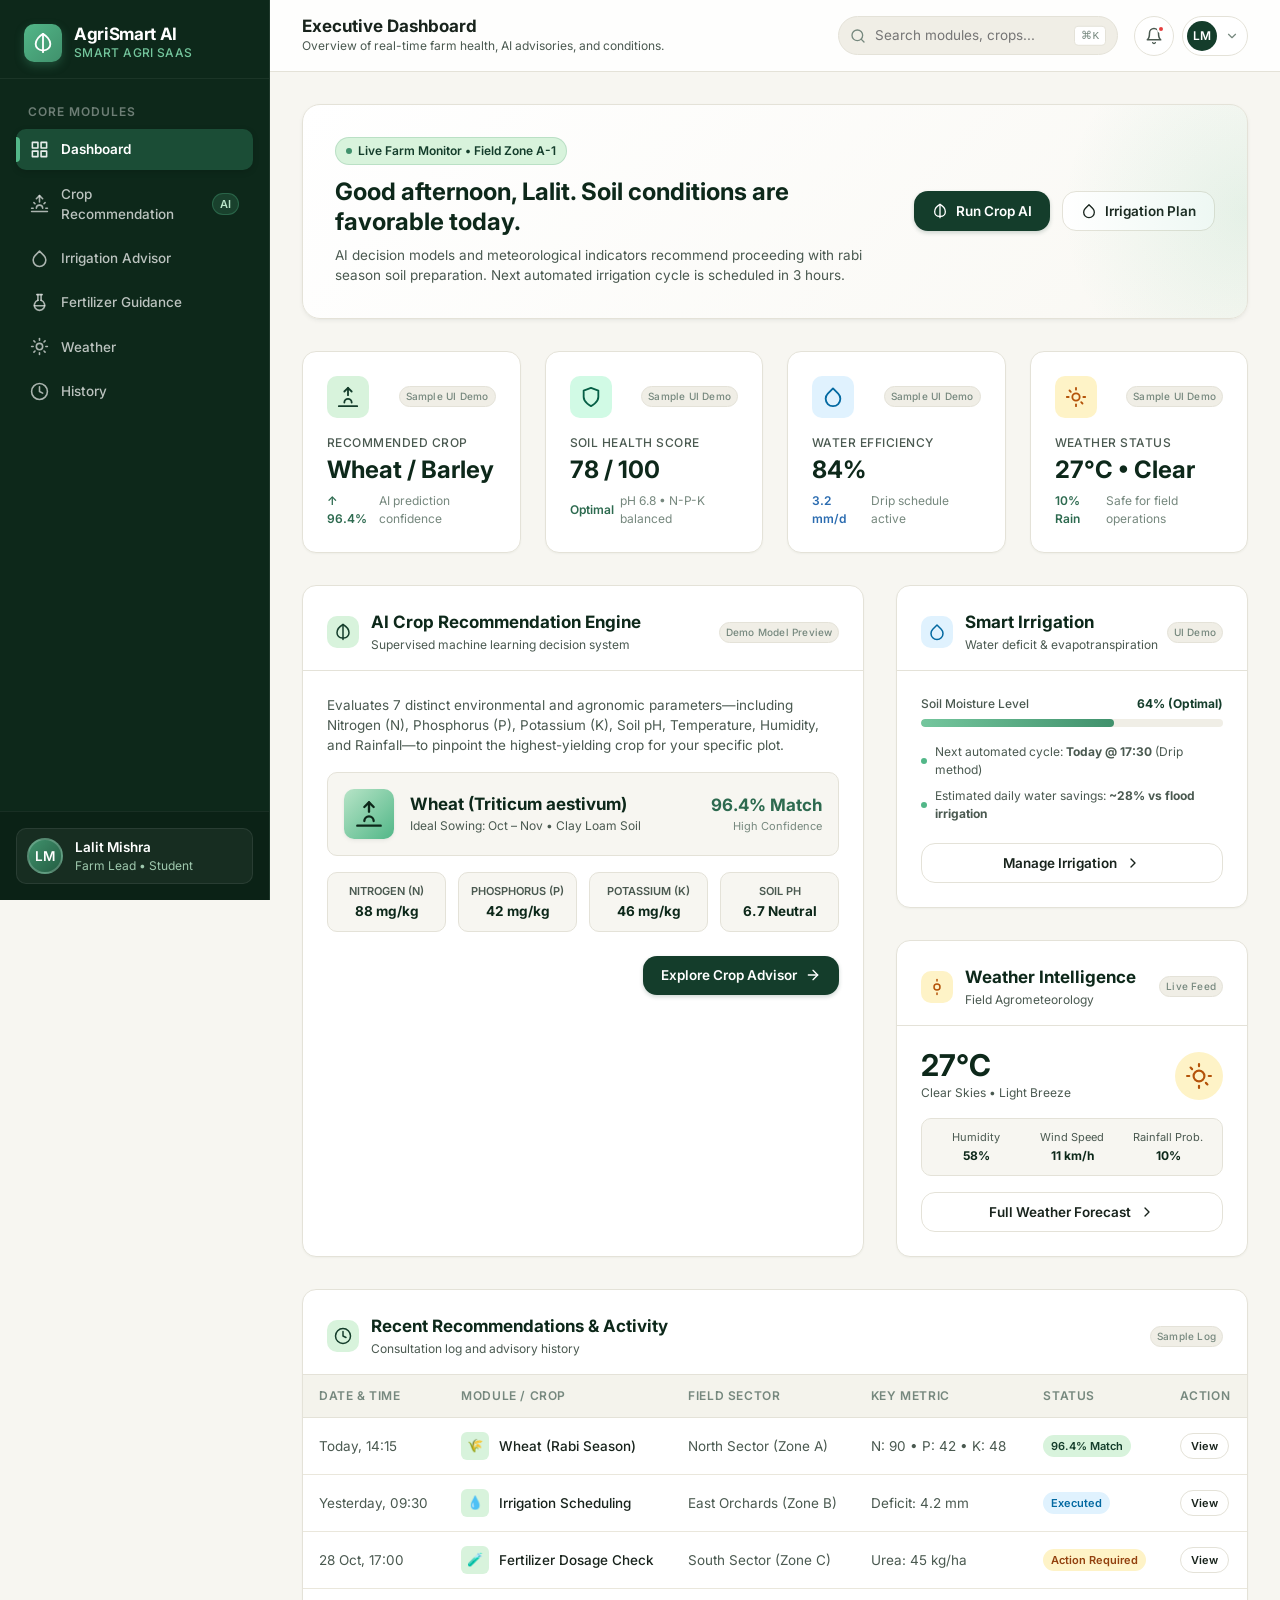
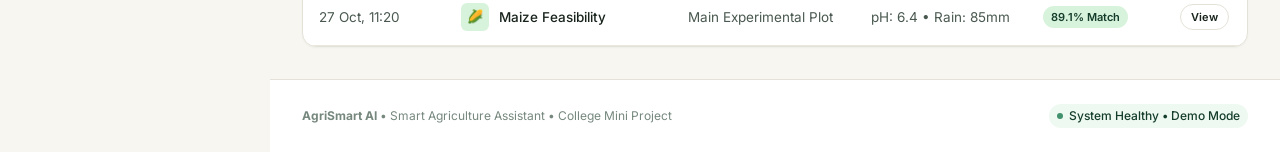
<file: frontend/index.html>
<!DOCTYPE html>
<html lang="en">
<head>
  <meta charset="UTF-8">
  <meta name="viewport" content="width=device-width, initial-scale=1.0">
  <meta name="description" content="AgriSmart AI — Modern SaaS Smart Agriculture Assistant for Crop Recommendation, Irrigation, and Soil Advisory.">
  <title>AgriSmart AI — Smart Agriculture Assistant</title>

  <!-- Google Fonts: Inter -->
  <link rel="preconnect" href="https://fonts.googleapis.com">
  <link rel="preconnect" href="https://fonts.gstatic.com" crossorigin>
  <link href="https://fonts.googleapis.com/css2?family=Inter:wght@400;500;600;700&display=swap" rel="stylesheet">

  <!-- Application Stylesheets -->
  <link rel="stylesheet" href="css/variables.css">
  <link rel="stylesheet" href="css/style.css">
</head>
<body>

  <!-- Backdrop overlay for mobile drawer -->
  <div class="sidebar-overlay" id="sidebarOverlay" aria-hidden="true"></div>

  <div class="app-wrapper">
    <!-- ====================================================================
         Sidebar Navigation (Forest Green Theme)
         ==================================================================== -->
    <aside class="sidebar" id="sidebar">
      <!-- Brand Header -->
      <div class="sidebar-header">
        <div class="brand-container">
          <div class="brand-icon">
            <!-- Leaf SVG Icon -->
            <svg viewBox="0 0 24 24" fill="none" stroke="currentColor" stroke-width="2" stroke-linecap="round" stroke-linejoin="round">
              <path d="M11 20A7 7 0 0 1 4 13c0-4.5 4.5-9 8-11 3.5 2 8 6.5 8 11a7 7 0 0 1-7 7Z"/>
              <path d="M12 2v20"/>
            </svg>
          </div>
          <div class="brand-details">
            <span class="brand-title">AgriSmart AI</span>
            <span class="brand-subtitle">Smart Agri SaaS</span>
          </div>
        </div>

        <button class="sidebar-close-btn" id="sidebarCloseBtn" aria-label="Close sidebar">
          <svg width="20" height="20" viewBox="0 0 24 24" fill="none" stroke="currentColor" stroke-width="2" stroke-linecap="round" stroke-linejoin="round">
            <line x1="18" y1="6" x2="6" y2="18"></line>
            <line x1="6" y1="6" x2="18" y2="18"></line>
          </svg>
        </button>
      </div>

      <!-- Navigation Links -->
      <div class="sidebar-body">
        <div class="nav-group-label">Core Modules</div>
        <ul class="nav-list">
          <li class="nav-item">
            <a href="#dashboard" class="nav-link active" data-view="dashboard">
              <svg class="nav-icon" viewBox="0 0 24 24" fill="none" stroke="currentColor" stroke-width="2" stroke-linecap="round" stroke-linejoin="round">
                <rect x="3" y="3" width="7" height="7"></rect>
                <rect x="14" y="3" width="7" height="7"></rect>
                <rect x="14" y="14" width="7" height="7"></rect>
                <rect x="3" y="14" width="7" height="7"></rect>
              </svg>
              <span>Dashboard</span>
            </a>
          </li>

          <li class="nav-item">
            <a href="#crop" class="nav-link" data-view="crop">
              <svg class="nav-icon" viewBox="0 0 24 24" fill="none" stroke="currentColor" stroke-width="2" stroke-linecap="round" stroke-linejoin="round">
                <path d="M12 2v8"/>
                <path d="m4.93 10.93 1.41 1.41"/>
                <path d="M2 18h2"/>
                <path d="M20 18h2"/>
                <path d="m19.07 10.93-1.41 1.41"/>
                <path d="M22 22H2"/>
                <path d="m8 6 4-4 4 4"/>
                <path d="M16 18a4 4 0 0 0-8 0"/>
              </svg>
              <span>Crop Recommendation</span>
              <span class="nav-badge">AI</span>
            </a>
          </li>

          <li class="nav-item">
            <a href="#irrigation" class="nav-link" data-view="irrigation">
              <svg class="nav-icon" viewBox="0 0 24 24" fill="none" stroke="currentColor" stroke-width="2" stroke-linecap="round" stroke-linejoin="round">
                <path d="M12 2.69l5.66 5.66a8 8 0 1 1-11.31 0z"/>
              </svg>
              <span>Irrigation Advisor</span>
            </a>
          </li>

          <li class="nav-item">
            <a href="#fertilizer" class="nav-link" data-view="fertilizer">
              <svg class="nav-icon" viewBox="0 0 24 24" fill="none" stroke="currentColor" stroke-width="2" stroke-linecap="round" stroke-linejoin="round">
                <path d="M10 2v7.31"/>
                <path d="M14 9.3V2"/>
                <path d="M8.5 2h7"/>
                <path d="M14 9.3a6.5 6.5 0 1 1-4 0"/>
                <path d="M5.52 16h12.96"/>
              </svg>
              <span>Fertilizer Guidance</span>
            </a>
          </li>

          <li class="nav-item">
            <a href="#weather" class="nav-link" data-view="weather">
              <svg class="nav-icon" viewBox="0 0 24 24" fill="none" stroke="currentColor" stroke-width="2" stroke-linecap="round" stroke-linejoin="round">
                <circle cx="12" cy="12" r="4"/>
                <path d="M12 2v2"/>
                <path d="M12 20v2"/>
                <path d="m4.93 4.93 1.41 1.41"/>
                <path d="m17.66 17.66 1.41 1.41"/>
                <path d="M2 12h2"/>
                <path d="M20 12h2"/>
                <path d="m6.34 17.66-1.41 1.41"/>
                <path d="m19.07 4.93-1.41 1.41"/>
              </svg>
              <span>Weather</span>
            </a>
          </li>

          <li class="nav-item">
            <a href="#history" class="nav-link" data-view="history">
              <svg class="nav-icon" viewBox="0 0 24 24" fill="none" stroke="currentColor" stroke-width="2" stroke-linecap="round" stroke-linejoin="round">
                <circle cx="12" cy="12" r="10"/>
                <polyline points="12 6 12 12 16 14"/>
              </svg>
              <span>History</span>
            </a>
          </li>
        </ul>
      </div>

      <!-- User Profile Card -->
      <div class="sidebar-footer">
        <div class="user-mini-card">
          <div class="user-avatar" title="Lalit Mishra">LM</div>
          <div class="user-meta">
            <span class="user-name">Lalit Mishra</span>
            <span class="user-role">Farm Lead &bull; Student</span>
          </div>
        </div>
      </div>
    </aside>

    <!-- ====================================================================
         Main Dashboard Canvas
         ==================================================================== -->
    <main class="app-main">
      <!-- Top Navigation Header -->
      <header class="top-header">
        <div class="header-left">
          <button class="mobile-menu-btn" id="mobileMenuBtn" aria-label="Toggle navigation menu">
            <svg width="22" height="22" viewBox="0 0 24 24" fill="none" stroke="currentColor" stroke-width="2" stroke-linecap="round" stroke-linejoin="round">
              <line x1="3" y1="12" x2="21" y2="12"></line>
              <line x1="3" y1="6" x2="21" y2="6"></line>
              <line x1="3" y1="18" x2="21" y2="18"></line>
            </svg>
          </button>
          <div class="page-headline">
            <h1 class="page-title" id="headerPageTitle">Executive Dashboard</h1>
            <p class="page-subtext" id="headerPageSubtext">Overview of real-time farm health, AI advisories, and conditions.</p>
          </div>
        </div>

        <div class="header-right">
          <!-- Search Box -->
          <div class="search-box">
            <svg class="search-icon" viewBox="0 0 24 24" fill="none" stroke="currentColor" stroke-width="2" stroke-linecap="round" stroke-linejoin="round">
              <circle cx="11" cy="11" r="8"></circle>
              <line x1="21" y1="21" x2="16.65" y2="16.65"></line>
            </svg>
            <input type="text" class="search-input" id="globalSearchInput" placeholder="Search modules, crops..." aria-label="Search">
            <span class="search-kbd">⌘K</span>
          </div>

          <!-- Header Action Buttons -->
          <div class="header-actions">
            <!-- Notification Button -->
            <button class="header-action-btn" id="notifBtn" aria-label="View notifications">
              <svg viewBox="0 0 24 24" fill="none" stroke="currentColor" stroke-width="2" stroke-linecap="round" stroke-linejoin="round">
                <path d="M6 8a6 6 0 0 1 12 0c0 7 3 9 3 9H3s3-2 3-9"/>
                <path d="M10.3 21a1.94 1.94 0 0 0 3.4 0"/>
              </svg>
              <span class="notif-badge-dot" id="notifBadgeDot"></span>
            </button>

            <!-- Notifications Dropdown Panel -->
            <div class="dropdown-panel" id="notifDropdown">
              <div class="dropdown-header">
                <span class="dropdown-header-title">Farm Notifications</span>
                <span class="dropdown-badge">2 Unread</span>
              </div>
              <ul class="dropdown-list">
                <li class="dropdown-item">
                  <div class="dropdown-item-icon">
                    <svg viewBox="0 0 24 24" fill="none" stroke="currentColor" stroke-width="2" stroke-linecap="round" stroke-linejoin="round">
                      <path d="M12 2.69l5.66 5.66a8 8 0 1 1-11.31 0z"/>
                    </svg>
                  </div>
                  <div class="dropdown-item-text">
                    <strong>Moisture Alert — Zone A</strong>
                    Soil moisture dropped to 38%. Drip irrigation advised before noon.
                    <div class="dropdown-item-time">15 mins ago</div>
                  </div>
                </li>
                <li class="dropdown-item">
                  <div class="dropdown-item-icon">
                    <svg viewBox="0 0 24 24" fill="none" stroke="currentColor" stroke-width="2" stroke-linecap="round" stroke-linejoin="round">
                      <circle cx="12" cy="12" r="4"/>
                      <path d="M12 2v2"/>
                      <path d="M12 20v2"/>
                    </svg>
                  </div>
                  <div class="dropdown-item-text">
                    <strong>Optimal Sowing Window</strong>
                    Favorable temperatures for wheat sowing throughout the coming 48h.
                    <div class="dropdown-item-time">1 hour ago</div>
                  </div>
                </li>
              </ul>
            </div>

            <!-- Profile Menu Trigger -->
            <button class="profile-trigger" id="profileTrigger" aria-label="User Profile">
              <div class="profile-avatar-small">LM</div>
              <svg class="profile-chevron" viewBox="0 0 24 24" fill="none" stroke="currentColor" stroke-width="2" stroke-linecap="round" stroke-linejoin="round">
                <polyline points="6 9 12 15 18 9"></polyline>
              </svg>
            </button>

            <!-- Profile Dropdown Panel -->
            <div class="dropdown-panel" id="profileDropdown" style="width: 220px;">
              <div class="dropdown-header">
                <div>
                  <div style="font-weight: 600; font-size: 13px; color: var(--color-primary-900);">Lalit Mishra</div>
                  <div style="font-size: 11px; color: var(--color-text-secondary);">lalit@agrismart.ai</div>
                </div>
              </div>
              <ul class="dropdown-list">
                <li class="dropdown-item" style="cursor: pointer;">
                  <div class="dropdown-item-text"><strong>Project Blueprint</strong></div>
                </li>
                <li class="dropdown-item" style="cursor: pointer;">
                  <div class="dropdown-item-text"><strong>Switch Farm Field</strong></div>
                </li>
                <li class="dropdown-item" style="cursor: pointer;">
                  <div class="dropdown-item-text" style="color: var(--color-danger);"><strong>Sign out</strong></div>
                </li>
              </ul>
            </div>
          </div>
        </div>
      </header>

      <!-- Main Body Container -->
      <div class="content-container">

        <!-- ================================================================
             VIEW 1: EXECUTIVE DASHBOARD (Active View)
             ================================================================ -->
        <section class="view-section active" id="view-dashboard">

          <!-- Welcome Banner / Hero Section -->
          <div class="dashboard-hero">
            <div class="hero-content">
              <div class="hero-pill">
                <span class="hero-pill-dot"></span>
                <span>Live Farm Monitor &bull; Field Zone A-1</span>
              </div>
              <h2 class="hero-title">Good afternoon, Lalit. Soil conditions are favorable today.</h2>
              <p class="hero-description">
                AI decision models and meteorological indicators recommend proceeding with rabi season soil preparation. Next automated irrigation cycle is scheduled in 3 hours.
              </p>
            </div>
            <div class="hero-actions">
              <button class="btn btn-primary" data-target-view="crop">
                <svg class="btn-icon" viewBox="0 0 24 24" fill="none" stroke="currentColor" stroke-width="2" stroke-linecap="round" stroke-linejoin="round">
                  <path d="M11 20A7 7 0 0 1 4 13c0-4.5 4.5-9 8-11 3.5 2 8 6.5 8 11a7 7 0 0 1-7 7Z"/>
                  <path d="M12 2v20"/>
                </svg>
                <span>Run Crop AI</span>
              </button>
              <button class="btn btn-secondary" data-target-view="irrigation">
                <svg class="btn-icon" viewBox="0 0 24 24" fill="none" stroke="currentColor" stroke-width="2" stroke-linecap="round" stroke-linejoin="round">
                  <path d="M12 2.69l5.66 5.66a8 8 0 1 1-11.31 0z"/>
                </svg>
                <span>Irrigation Plan</span>
              </button>
            </div>
          </div>

          <!-- 4 Statistic KPI Cards -->
          <div class="stats-grid">
            <!-- Stat 1: Crop Recommendations -->
            <div class="stat-card">
              <div class="stat-header">
                <div class="stat-icon-wrapper green">
                  <svg viewBox="0 0 24 24" fill="none" stroke="currentColor" stroke-width="2" stroke-linecap="round" stroke-linejoin="round">
                    <path d="M12 2v8"/>
                    <path d="M22 22H2"/>
                    <path d="m8 6 4-4 4 4"/>
                    <path d="M16 18a4 4 0 0 0-8 0"/>
                  </svg>
                </div>
                <span class="demo-data-badge" id="dashCropBadge">Sample UI Demo</span>
              </div>
              <span class="stat-label">Recommended Crop</span>
              <div class="stat-value" id="dashCropValue">Wheat / Barley</div>
              <div class="stat-footer">
                <span class="stat-trend positive" id="dashCropTrend">↑ 96.4%</span>
                <span class="stat-trend-subtext" id="dashCropSubtext">AI prediction confidence</span>
              </div>
            </div>

            <!-- Stat 2: Soil Health -->
            <div class="stat-card">
              <div class="stat-header">
                <div class="stat-icon-wrapper emerald">
                  <svg viewBox="0 0 24 24" fill="none" stroke="currentColor" stroke-width="2" stroke-linecap="round" stroke-linejoin="round">
                    <path d="M12 22s8-4 8-10V5l-8-3-8 3v7c0 6 8 10 8 10z"/>
                  </svg>
                </div>
                <span class="demo-data-badge">Sample UI Demo</span>
              </div>
              <span class="stat-label">Soil Health Score</span>
              <div class="stat-value">78 / 100</div>
              <div class="stat-footer">
                <span class="stat-trend positive">Optimal</span>
                <span class="stat-trend-subtext">pH 6.8 &bull; N-P-K balanced</span>
              </div>
            </div>

            <!-- Stat 3: Water Efficiency -->
            <div class="stat-card">
              <div class="stat-header">
                <div class="stat-icon-wrapper blue">
                  <svg viewBox="0 0 24 24" fill="none" stroke="currentColor" stroke-width="2" stroke-linecap="round" stroke-linejoin="round">
                    <path d="M12 2.69l5.66 5.66a8 8 0 1 1-11.31 0z"/>
                  </svg>
                </div>
                <span class="demo-data-badge">Sample UI Demo</span>
              </div>
              <span class="stat-label">Water Efficiency</span>
              <div class="stat-value">84%</div>
              <div class="stat-footer">
                <span class="stat-trend neutral">3.2 mm/d</span>
                <span class="stat-trend-subtext">Drip schedule active</span>
              </div>
            </div>

            <!-- Stat 4: Weather Status -->
            <div class="stat-card">
              <div class="stat-header">
                <div class="stat-icon-wrapper amber">
                  <svg viewBox="0 0 24 24" fill="none" stroke="currentColor" stroke-width="2" stroke-linecap="round" stroke-linejoin="round">
                    <circle cx="12" cy="12" r="4"/>
                    <path d="M12 2v2"/>
                    <path d="M12 20v2"/>
                    <path d="m4.93 4.93 1.41 1.41"/>
                    <path d="m17.66 17.66 1.41 1.41"/>
                    <path d="M2 12h2"/>
                    <path d="M20 12h2"/>
                  </svg>
                </div>
                <span class="demo-data-badge">Sample UI Demo</span>
              </div>
              <span class="stat-label">Weather Status</span>
              <div class="stat-value">27°C &bull; Clear</div>
              <div class="stat-footer">
                <span class="stat-trend positive">10% Rain</span>
                <span class="stat-trend-subtext">Safe for field operations</span>
              </div>
            </div>
          </div>

          <!-- Feature Cards Grid (Large Crop Card + Irrigation & Weather) -->
          <div class="feature-grid">
            <!-- Left Large Feature Card: AI Crop Recommendation -->
            <div class="card">
              <div class="card-header">
                <div class="card-title-group">
                  <div class="card-title-icon">
                    <svg viewBox="0 0 24 24" fill="none" stroke="currentColor" stroke-width="2" stroke-linecap="round" stroke-linejoin="round">
                      <path d="M11 20A7 7 0 0 1 4 13c0-4.5 4.5-9 8-11 3.5 2 8 6.5 8 11a7 7 0 0 1-7 7Z"/>
                      <path d="M12 2v20"/>
                    </svg>
                  </div>
                  <div>
                    <h3 class="card-title">AI Crop Recommendation Engine</h3>
                    <p class="card-subtitle">Supervised machine learning decision system</p>
                  </div>
                </div>
                <span class="demo-data-badge">Demo Model Preview</span>
              </div>

              <div class="card-body crop-feature-content">
                <p style="font-size: var(--font-size-sm); color: var(--color-text-secondary); line-height: 1.5;">
                  Evaluates 7 distinct environmental and agronomic parameters—including Nitrogen (N), Phosphorus (P), Potassium (K), Soil pH, Temperature, Humidity, and Rainfall—to pinpoint the highest-yielding crop for your specific plot.
                </p>

                <!-- High-priority preview box -->
                <div class="crop-preview-box">
                  <div class="crop-highlight">
                    <div class="crop-badge-visual">
                      <svg viewBox="0 0 24 24" fill="none" stroke="currentColor" stroke-width="2" stroke-linecap="round" stroke-linejoin="round">
                        <path d="M12 2v8"/>
                        <path d="M22 22H2"/>
                        <path d="m8 6 4-4 4 4"/>
                        <path d="M16 18a4 4 0 0 0-8 0"/>
                      </svg>
                    </div>
                    <div>
                      <div class="crop-info-name">Wheat (Triticum aestivum)</div>
                      <div class="crop-info-meta">Ideal Sowing: Oct – Nov &bull; Clay Loam Soil</div>
                    </div>
                  </div>
                  <div class="crop-confidence-pill">
                    <div class="confidence-val">96.4% Match</div>
                    <div class="confidence-label">High Confidence</div>
                  </div>
                </div>

                <!-- Evaluated Parameter Chips -->
                <div class="parameter-chips">
                  <div class="param-chip">
                    <div class="param-name">Nitrogen (N)</div>
                    <div class="param-val">88 mg/kg</div>
                  </div>
                  <div class="param-chip">
                    <div class="param-name">Phosphorus (P)</div>
                    <div class="param-val">42 mg/kg</div>
                  </div>
                  <div class="param-chip">
                    <div class="param-name">Potassium (K)</div>
                    <div class="param-val">46 mg/kg</div>
                  </div>
                  <div class="param-chip">
                    <div class="param-name">Soil pH</div>
                    <div class="param-val">6.7 Neutral</div>
                  </div>
                </div>

                <div style="margin-top: var(--space-xs); display: flex; justify-content: flex-end;">
                  <button class="btn btn-primary" data-target-view="crop">
                    <span>Explore Crop Advisor</span>
                    <svg class="btn-icon" viewBox="0 0 24 24" fill="none" stroke="currentColor" stroke-width="2" stroke-linecap="round" stroke-linejoin="round">
                      <line x1="5" y1="12" x2="19" y2="12"></line>
                      <polyline points="12 5 19 12 12 19"></polyline>
                    </svg>
                  </button>
                </div>
              </div>
            </div>

            <!-- Right Column: Irrigation & Weather Cards -->
            <div class="side-feature-stack">
              <!-- Smart Irrigation Card -->
              <div class="card">
                <div class="card-header">
                  <div class="card-title-group">
                    <div class="card-title-icon" style="background-color: #e0f2fe; color: #0369a1;">
                      <svg viewBox="0 0 24 24" fill="none" stroke="currentColor" stroke-width="2" stroke-linecap="round" stroke-linejoin="round">
                        <path d="M12 2.69l5.66 5.66a8 8 0 1 1-11.31 0z"/>
                      </svg>
                    </div>
                    <div>
                      <h3 class="card-title">Smart Irrigation</h3>
                      <p class="card-subtitle">Water deficit & evapotranspiration</p>
                    </div>
                  </div>
                  <span class="demo-data-badge">UI Demo</span>
                </div>

                <div class="card-body irrigation-quick-view">
                  <div class="status-meter-box">
                    <div class="status-meter-header">
                      <span>Soil Moisture Level</span>
                      <strong style="color: var(--color-primary-800);">64% (Optimal)</strong>
                    </div>
                    <div class="meter-track">
                      <div class="meter-fill" style="width: 64%;"></div>
                    </div>
                  </div>

                  <div class="irrigation-tips-list">
                    <div class="irrigation-tip-item">
                      <span class="tip-dot"></span>
                      <span>Next automated cycle: <strong>Today @ 17:30</strong> (Drip method)</span>
                    </div>
                    <div class="irrigation-tip-item">
                      <span class="tip-dot"></span>
                      <span>Estimated daily water savings: <strong>~28% vs flood irrigation</strong></span>
                    </div>
                  </div>

                  <button class="btn btn-secondary" style="width: 100%; margin-top: 4px;" data-target-view="irrigation">
                    <span>Manage Irrigation</span>
                    <svg class="btn-icon" viewBox="0 0 24 24" fill="none" stroke="currentColor" stroke-width="2" stroke-linecap="round" stroke-linejoin="round">
                      <polyline points="9 18 15 12 9 6"></polyline>
                    </svg>
                  </button>
                </div>
              </div>

              <!-- Weather Overview Card -->
              <div class="card">
                <div class="card-header">
                  <div class="card-title-group">
                    <div class="card-title-icon" style="background-color: #fef3c7; color: #b45309;">
                      <svg viewBox="0 0 24 24" fill="none" stroke="currentColor" stroke-width="2" stroke-linecap="round" stroke-linejoin="round">
                        <circle cx="12" cy="12" r="4"/>
                        <path d="M12 2v2"/>
                        <path d="M12 20v2"/>
                      </svg>
                    </div>
                    <div>
                      <h3 class="card-title">Weather Intelligence</h3>
                      <p class="card-subtitle">Field Agrometeorology</p>
                    </div>
                  </div>
                  <span class="demo-data-badge">Live Feed</span>
                </div>

                <div class="card-body weather-card-content">
                  <div class="weather-header-stat">
                    <div>
                      <div class="weather-temp-main">27°C</div>
                      <div class="weather-condition">Clear Skies &bull; Light Breeze</div>
                    </div>
                    <div class="weather-icon-badge">
                      <svg viewBox="0 0 24 24" fill="none" stroke="currentColor" stroke-width="2" stroke-linecap="round" stroke-linejoin="round">
                        <circle cx="12" cy="12" r="5"/>
                        <line x1="12" y1="1" x2="12" y2="3"/>
                        <line x1="12" y1="21" x2="12" y2="23"/>
                        <line x1="4.22" y1="4.22" x2="5.64" y2="5.64"/>
                        <line x1="18.36" y1="18.36" x2="19.78" y2="19.78"/>
                        <line x1="1" y1="12" x2="3" y2="12"/>
                        <line x1="21" y1="12" x2="23" y2="12"/>
                      </svg>
                    </div>
                  </div>

                  <div class="weather-metrics-row">
                    <div class="weather-micro-metric">
                      Humidity
                      <strong>58%</strong>
                    </div>
                    <div class="weather-micro-metric">
                      Wind Speed
                      <strong>11 km/h</strong>
                    </div>
                    <div class="weather-micro-metric">
                      Rainfall Prob.
                      <strong>10%</strong>
                    </div>
                  </div>

                  <button class="btn btn-secondary" style="width: 100%;" data-target-view="weather">
                    <span>Full Weather Forecast</span>
                    <svg class="btn-icon" viewBox="0 0 24 24" fill="none" stroke="currentColor" stroke-width="2" stroke-linecap="round" stroke-linejoin="round">
                      <polyline points="9 18 15 12 9 6"></polyline>
                    </svg>
                  </button>
                </div>
              </div>
            </div>
          </div>

          <!-- Recent Activity / Recommendations Section -->
          <div class="card">
            <div class="card-header">
              <div class="card-title-group">
                <div class="card-title-icon">
                  <svg viewBox="0 0 24 24" fill="none" stroke="currentColor" stroke-width="2" stroke-linecap="round" stroke-linejoin="round">
                    <circle cx="12" cy="12" r="10"/>
                    <polyline points="12 6 12 12 16 14"/>
                  </svg>
                </div>
                <div>
                  <h3 class="card-title">Recent Recommendations & Activity</h3>
                  <p class="card-subtitle">Consultation log and advisory history</p>
                </div>
              </div>
              <span class="demo-data-badge">Sample Log</span>
            </div>

            <div class="table-wrapper">
              <table class="custom-table">
                <thead>
                  <tr>
                    <th>Date & Time</th>
                    <th>Module / Crop</th>
                    <th>Field Sector</th>
                    <th>Key Metric</th>
                    <th>Status</th>
                    <th>Action</th>
                  </tr>
                </thead>
                <tbody>
                  <tr>
                    <td>Today, 14:15</td>
                    <td>
                      <div class="crop-cell">
                        <div class="crop-cell-icon">🌾</div>
                        <span>Wheat (Rabi Season)</span>
                      </div>
                    </td>
                    <td>North Sector (Zone A)</td>
                    <td>N: 90 &bull; P: 42 &bull; K: 48</td>
                    <td><span class="status-tag optimal">96.4% Match</span></td>
                    <td><button class="btn btn-secondary" style="padding: 4px 10px; font-size: 11px;" data-target-view="crop">View</button></td>
                  </tr>
                  <tr>
                    <td>Yesterday, 09:30</td>
                    <td>
                      <div class="crop-cell">
                        <div class="crop-cell-icon">💧</div>
                        <span>Irrigation Scheduling</span>
                      </div>
                    </td>
                    <td>East Orchards (Zone B)</td>
                    <td>Deficit: 4.2 mm</td>
                    <td><span class="status-tag scheduled">Executed</span></td>
                    <td><button class="btn btn-secondary" style="padding: 4px 10px; font-size: 11px;" data-target-view="irrigation">View</button></td>
                  </tr>
                  <tr>
                    <td>28 Oct, 17:00</td>
                    <td>
                      <div class="crop-cell">
                        <div class="crop-cell-icon">🧪</div>
                        <span>Fertilizer Dosage Check</span>
                      </div>
                    </td>
                    <td>South Sector (Zone C)</td>
                    <td>Urea: 45 kg/ha</td>
                    <td><span class="status-tag review">Action Required</span></td>
                    <td><button class="btn btn-secondary" style="padding: 4px 10px; font-size: 11px;" data-target-view="fertilizer">View</button></td>
                  </tr>
                  <tr>
                    <td>27 Oct, 11:20</td>
                    <td>
                      <div class="crop-cell">
                        <div class="crop-cell-icon">🌽</div>
                        <span>Maize Feasibility</span>
                      </div>
                    </td>
                    <td>Main Experimental Plot</td>
                    <td>pH: 6.4 &bull; Rain: 85mm</td>
                    <td><span class="status-tag optimal">89.1% Match</span></td>
                    <td><button class="btn btn-secondary" style="padding: 4px 10px; font-size: 11px;" data-target-view="history">View</button></td>
                  </tr>
                </tbody>
              </table>
            </div>
          </div>
        </section>

        <!-- ================================================================
             VIEW 2: CROP RECOMMENDATION (Interactive Form Interface)
             ================================================================ -->
        <section class="view-section" id="view-crop">
          <!-- Module Header & Breadcrumb -->
          <div class="module-header-container">
            <div class="module-header-info">
              <nav class="breadcrumb-bar" aria-label="Breadcrumb">
                <a href="#dashboard" data-target-view="dashboard">Dashboard</a>
                <span class="breadcrumb-sep">/</span>
                <span>Crop Recommendation</span>
              </nav>
              <h2 class="module-title">AI Crop Recommendation</h2>
              <p class="module-subtitle">Enter soil nutrient concentrations and local climatic variables to determine optimal crop viability.</p>
            </div>
            <div class="module-header-actions">
              <button class="btn btn-secondary" id="btnLoadCropSample" type="button">
                <svg class="btn-icon" viewBox="0 0 24 24" fill="none" stroke="currentColor" stroke-width="2" stroke-linecap="round" stroke-linejoin="round">
                  <path d="M21 15v4a2 2 0 0 1-2 2H5a2 2 0 0 1-2-2v-4"/>
                  <polyline points="17 8 12 3 7 8"/>
                  <line x1="12" y1="3" x2="12" y2="15"/>
                </svg>
                <span>Load Sample Data</span>
              </button>
              <button class="btn btn-secondary" data-target-view="dashboard" type="button">
                <svg class="btn-icon" viewBox="0 0 24 24" fill="none" stroke="currentColor" stroke-width="2" stroke-linecap="round" stroke-linejoin="round">
                  <line x1="19" y1="12" x2="5" y2="12"></line>
                  <polyline points="12 19 5 12 12 5"></polyline>
                </svg>
                <span>Dashboard</span>
              </button>
            </div>
          </div>

          <!-- Two-Column Layout: Form on Left, Guide on Right -->
          <div class="module-two-col-layout">
            <!-- Left Column: Form & Feedback -->
            <div>
              <div class="card">
                <div class="card-header">
                  <div class="card-title-group">
                    <div class="card-title-icon">
                      <svg viewBox="0 0 24 24" fill="none" stroke="currentColor" stroke-width="2" stroke-linecap="round" stroke-linejoin="round">
                        <path d="M11 20A7 7 0 0 1 4 13c0-4.5 4.5-9 8-11 3.5 2 8 6.5 8 11a7 7 0 0 1-7 7Z"/>
                        <path d="M12 2v20"/>
                      </svg>
                    </div>
                    <div>
                      <h3 class="card-title">Soil & Climate Parameters</h3>
                      <p class="card-subtitle">7 essential agronomic variables required for ML inference</p>
                    </div>
                  </div>
                  <span class="demo-data-badge">Input Validation Active</span>
                </div>

                <div class="card-body">
                  <form id="cropForm" novalidate>
                    <div class="form-grid-2">
                      <!-- 1. Nitrogen -->
                      <div class="form-group">
                        <label for="cropN" class="form-label">
                          <span>Nitrogen (N)<span class="required">*</span></span>
                          <span class="form-label-tip">0 – 300</span>
                        </label>
                        <div class="input-with-adornment">
                          <input type="number" id="cropN" class="form-control" placeholder="e.g. 90" min="0" max="300" step="1" required>
                          <span class="input-adornment">mg/kg</span>
                        </div>
                        <div class="form-helper-text">Ratio of Nitrogen content in soil</div>
                        <div class="form-error-msg"></div>
                      </div>

                      <!-- 2. Phosphorus -->
                      <div class="form-group">
                        <label for="cropP" class="form-label">
                          <span>Phosphorus (P)<span class="required">*</span></span>
                          <span class="form-label-tip">0 – 200</span>
                        </label>
                        <div class="input-with-adornment">
                          <input type="number" id="cropP" class="form-control" placeholder="e.g. 42" min="0" max="200" step="1" required>
                          <span class="input-adornment">mg/kg</span>
                        </div>
                        <div class="form-helper-text">Available Phosphorus for root proliferation</div>
                        <div class="form-error-msg"></div>
                      </div>

                      <!-- 3. Potassium -->
                      <div class="form-group">
                        <label for="cropK" class="form-label">
                          <span>Potassium (K)<span class="required">*</span></span>
                          <span class="form-label-tip">0 – 300</span>
                        </label>
                        <div class="input-with-adornment">
                          <input type="number" id="cropK" class="form-control" placeholder="e.g. 43" min="0" max="300" step="1" required>
                          <span class="input-adornment">mg/kg</span>
                        </div>
                        <div class="form-helper-text">Potassium for disease resistance & vigor</div>
                        <div class="form-error-msg"></div>
                      </div>

                      <!-- 4. Soil pH -->
                      <div class="form-group">
                        <label for="cropPh" class="form-label">
                          <span>Soil pH Level<span class="required">*</span></span>
                          <span class="form-label-tip">0.0 – 14.0</span>
                        </label>
                        <div class="input-with-adornment">
                          <input type="number" id="cropPh" class="form-control" placeholder="e.g. 6.5" min="0" max="14" step="0.1" required>
                          <span class="input-adornment">pH</span>
                        </div>
                        <div class="form-helper-text">Acidity / alkalinity (neutral: 6.5–7.2)</div>
                        <div class="form-error-msg"></div>
                      </div>

                      <!-- 5. Temperature -->
                      <div class="form-group">
                        <label for="cropTemp" class="form-label">
                          <span>Temperature<span class="required">*</span></span>
                          <span class="form-label-tip">0 – 60 °C</span>
                        </label>
                        <div class="input-with-adornment">
                          <input type="number" id="cropTemp" class="form-control" placeholder="e.g. 24.5" min="0" max="60" step="0.5" required>
                          <span class="input-adornment">°C</span>
                        </div>
                        <div class="form-helper-text">Average ambient daytime temperature</div>
                        <div class="form-error-msg"></div>
                      </div>

                      <!-- 6. Humidity -->
                      <div class="form-group">
                        <label for="cropHumidity" class="form-label">
                          <span>Relative Humidity<span class="required">*</span></span>
                          <span class="form-label-tip">0 – 100 %</span>
                        </label>
                        <div class="input-with-adornment">
                          <input type="number" id="cropHumidity" class="form-control" placeholder="e.g. 82" min="0" max="100" step="1" required>
                          <span class="input-adornment">%</span>
                        </div>
                        <div class="form-helper-text">Atmospheric moisture percentage</div>
                        <div class="form-error-msg"></div>
                      </div>

                      <!-- 7. Rainfall (Full width on grid) -->
                      <div class="form-group form-grid-full">
                        <label for="cropRain" class="form-label">
                          <span>Annual / Seasonal Rainfall<span class="required">*</span></span>
                          <span class="form-label-tip">0 – 500 mm</span>
                        </label>
                        <div class="input-with-adornment">
                          <input type="number" id="cropRain" class="form-control" placeholder="e.g. 200" min="0" max="500" step="1" required>
                          <span class="input-adornment">mm</span>
                        </div>
                        <div class="form-helper-text">Cumulative seasonal precipitation for the plot</div>
                        <div class="form-error-msg"></div>
                      </div>
                    </div>

                    <!-- Form Action Buttons -->
                    <div class="form-actions-row">
                      <div class="form-actions-buttons">
                        <button type="submit" class="btn btn-primary btn-lg" id="btnPredictCrop">
                          <span class="spinner" style="display: none;"></span>
                          <svg class="btn-icon" viewBox="0 0 24 24" fill="none" stroke="currentColor" stroke-width="2" stroke-linecap="round" stroke-linejoin="round">
                            <path d="M11 20A7 7 0 0 1 4 13c0-4.5 4.5-9 8-11 3.5 2 8 6.5 8 11a7 7 0 0 1-7 7Z"/>
                            <path d="M12 2v20"/>
                          </svg>
                          <span class="btn-label">Get Crop Recommendation</span>
                        </button>
                        <button type="button" class="btn btn-secondary" id="btnResetCrop">Reset</button>
                      </div>
                      <span style="font-size: 11px; color: var(--color-text-muted);">
                        * Required agronomic inputs
                      </span>
                    </div>
                  </form>
                </div>
              </div>

              <!-- Feedback Container: Loading, Real ML Result & Error Status -->
              <div class="feedback-container" id="cropFeedbackContainer">
                <!-- 1. Loading State -->
                <div class="feedback-loading-card" id="cropLoadingState" style="display: none;">
                  <div class="loading-pulse-ring">
                    <span class="spinner dark" style="width: 26px; height: 26px; border-width: 3px;"></span>
                  </div>
                  <h4 class="feedback-loading-title">Querying Machine Learning Model...</h4>
                  <p class="feedback-loading-subtext">Evaluating soil and climatic parameters across 100 Random Forest decision trees via Flask API.</p>
                </div>

                <!-- 2. Real ML Model Prediction Result Card -->
                <div class="feedback-result-card" id="cropResultState" style="display: none;">
                  <div class="validated-header">
                    <div class="validated-header-title">
                      <svg width="22" height="22" viewBox="0 0 24 24" fill="none" stroke="var(--color-success)" stroke-width="2.5" stroke-linecap="round" stroke-linejoin="round">
                        <path d="M22 11.08V12a10 10 0 1 1-5.93-9.14"></path>
                        <polyline points="22 4 12 14.01 9 11.01"></polyline>
                      </svg>
                      <span>AI Crop Recommendation</span>
                    </div>
                    <span class="validated-status-pill" id="cropModelBadge">Random Forest &bull; 99.55% Test Accuracy</span>
                  </div>

                  <!-- Recommendation Hero Banner -->
                  <div class="prediction-highlight-hero">
                    <div class="prediction-crop-meta">
                      <div class="prediction-crop-avatar">
                        <svg viewBox="0 0 24 24" fill="none" stroke="currentColor" stroke-width="2" stroke-linecap="round" stroke-linejoin="round">
                          <path d="M11 20A7 7 0 0 1 4 13c0-4.5 4.5-9 8-11 3.5 2 8 6.5 8 11a7 7 0 0 1-7 7Z"/>
                          <path d="M12 2v20"/>
                        </svg>
                      </div>
                      <div>
                        <div class="prediction-crop-name" id="resultCropName">—</div>
                        <div class="prediction-crop-botanical" id="resultCropBotanical">—</div>
                        <span class="prediction-crop-tag" id="resultCropCategory">—</span>
                      </div>
                    </div>

                    <div class="prediction-confidence-box">
                      <div class="prediction-confidence-score" id="resultCropConfidence">—</div>
                      <div class="prediction-confidence-label">Model Confidence</div>
                    </div>
                  </div>

                  <!-- Agronomic Advisory Details -->
                  <div class="prediction-advisory-container">
                    <div class="prediction-advisory-item">
                      <strong>Optimal Season:</strong> <span id="resultCropSeason">—</span>
                    </div>
                    <div class="prediction-advisory-item">
                      <strong>Soil Requirement:</strong> <span id="resultCropSoil">—</span>
                    </div>
                    <div class="prediction-advisory-item">
                      <strong>Agronomic Guidance:</strong> <span id="resultCropAdvisory">—</span>
                    </div>
                  </div>

                  <!-- Top Alternatives (if applicable) -->
                  <div class="alternatives-container" id="resultAlternativesContainer" style="display: none;">
                    <strong>Alternative Candidates:</strong>
                    <div id="resultAlternativesList" style="display: inline-flex; gap: 6px; flex-wrap: wrap;"></div>
                  </div>

                  <!-- Submitted Parameters Summary -->
                  <div class="recap-title">Evaluated Input Parameters</div>
                  <div class="recap-grid">
                    <div class="recap-item">
                      <div class="recap-item-label">Nitrogen (N)</div>
                      <div class="recap-item-value" id="recapCropN">—</div>
                    </div>
                    <div class="recap-item">
                      <div class="recap-item-label">Phosphorus (P)</div>
                      <div class="recap-item-value" id="recapCropP">—</div>
                    </div>
                    <div class="recap-item">
                      <div class="recap-item-label">Potassium (K)</div>
                      <div class="recap-item-value" id="recapCropK">—</div>
                    </div>
                    <div class="recap-item">
                      <div class="recap-item-label">Soil pH</div>
                      <div class="recap-item-value" id="recapCropPh">—</div>
                    </div>
                    <div class="recap-item">
                      <div class="recap-item-label">Temperature</div>
                      <div class="recap-item-value" id="recapCropTemp">—</div>
                    </div>
                    <div class="recap-item">
                      <div class="recap-item-label">Humidity</div>
                      <div class="recap-item-value" id="recapCropHumidity">—</div>
                    </div>
                    <div class="recap-item">
                      <div class="recap-item-label">Rainfall</div>
                      <div class="recap-item-value" id="recapCropRain">—</div>
                    </div>
                  </div>

                  <!-- Action Buttons -->
                  <div style="display: flex; gap: var(--space-xs); justify-content: flex-end; flex-wrap: wrap;">
                    <button class="btn btn-secondary" id="btnEditCropParams" type="button">Test Another Profile</button>
                    <button class="btn btn-primary" data-target-view="dashboard" type="button">Back to Dashboard</button>
                  </div>
                </div>

                <!-- 3. Friendly Error State (Backend Offline / Failure) -->
                <div class="feedback-error-card" id="cropErrorState" style="display: none;">
                  <div class="error-card-header">
                    <svg width="22" height="22" viewBox="0 0 24 24" fill="none" stroke="currentColor" stroke-width="2" stroke-linecap="round" stroke-linejoin="round">
                      <circle cx="12" cy="12" r="10"></circle>
                      <line x1="12" y1="8" x2="12" y2="12"></line>
                      <line x1="12" y1="16" x2="12.01" y2="16"></line>
                    </svg>
                    <span>Backend Server Connection Error</span>
                  </div>
                  <p class="error-card-desc" id="cropErrorMessage">
                    Unable to connect to the AgriSmart AI Python Flask API at <code>http://127.0.0.1:5000/api/predict-crop</code>. Please ensure the backend server is running locally.
                  </p>

                  <div style="font-size: 11px; font-weight: 600; color: var(--color-text-secondary); margin-bottom: 4px;">
                    Start the backend server in PowerShell:
                  </div>
                  <div class="error-command-box">
                    & "C:\Users\lalit\AppData\Local\Programs\Python\Python312\python.exe" backend/app.py
                  </div>

                  <div style="display: flex; gap: var(--space-xs);">
                    <button class="btn btn-primary" id="btnRetryCropApi" type="button">Retry Prediction</button>
                    <button class="btn btn-secondary" id="btnDismissCropError" type="button">Modify Inputs</button>
                  </div>
                </div>
              </div>
            </div>

            <!-- Right Column: Educational Agronomic Guide -->
            <div class="guide-stack">
              <div class="card">
                <div class="card-header">
                  <div class="card-title-group">
                    <div class="card-title-icon">
                      <svg viewBox="0 0 24 24" fill="none" stroke="currentColor" stroke-width="2" stroke-linecap="round" stroke-linejoin="round">
                        <circle cx="12" cy="12" r="10"></circle>
                        <line x1="12" y1="16" x2="12" y2="12"></line>
                        <line x1="12" y1="8" x2="12.01" y2="8"></line>
                      </svg>
                    </div>
                    <div>
                      <h3 class="card-title">Agronomic Guide</h3>
                      <p class="card-subtitle">Role of the 7 evaluated parameters</p>
                    </div>
                  </div>
                </div>

                <div class="card-body">
                  <div class="guide-card-item">
                    <div class="guide-item-icon">🌱</div>
                    <div class="guide-item-body">
                      <strong>Macronutrients (N-P-K)</strong>
                      Nitrogen (N) fuels leaf chlorophyll and vegetative biomass; Phosphorus (P) accelerates root development and early tillering; Potassium (K) enhances cellular osmotic regulation and drought hardiness.
                    </div>
                  </div>

                  <div class="guide-card-item">
                    <div class="guide-item-icon">⚗️</div>
                    <div class="guide-item-body">
                      <strong>Soil Reaction (pH)</strong>
                      Controls nutrient bioavailability. Neutral soils (pH 6.2–7.3) allow maximum nutrient uptake, whereas acidic or alkaline soils lock micro-minerals in insoluble compounds.
                    </div>
                  </div>

                  <div class="guide-card-item">
                    <div class="guide-item-icon">☀️</div>
                    <div class="guide-item-body">
                      <strong>Climatic Suitability</strong>
                      Temperature regulates enzymatic photorespiration, while relative humidity and precipitation govern crop water balance and fungal spore viability.
                    </div>
                  </div>

                  <div class="guide-card-item">
                    <div class="guide-item-icon">🤖</div>
                    <div class="guide-item-body">
                      <strong>Machine Learning Inference</strong>
                      In Part 5, a trained multi-class classifier will match these multi-dimensional parameters with historic crop harvest yields across 22 major crop species.
                    </div>
                  </div>
                </div>
              </div>
            </div>
          </div>
        </section>

        <!-- ================================================================
             VIEW 3: IRRIGATION ADVISOR (Interactive Form Interface)
             ================================================================ -->
        <section class="view-section" id="view-irrigation">
          <!-- Module Header & Breadcrumb -->
          <div class="module-header-container">
            <div class="module-header-info">
              <nav class="breadcrumb-bar" aria-label="Breadcrumb">
                <a href="#dashboard" data-target-view="dashboard">Dashboard</a>
                <span class="breadcrumb-sep">/</span>
                <span>Irrigation Advisor</span>
              </nav>
              <h2 class="module-title">Smart Irrigation Advisor</h2>
              <p class="module-subtitle">Calculate crop water deficits and schedule precision watering based on real-time soil and ambient metrics.</p>
            </div>
            <div class="module-header-actions">
              <button class="btn btn-secondary" id="btnLoadIrrigSample" type="button">
                <svg class="btn-icon" viewBox="0 0 24 24" fill="none" stroke="currentColor" stroke-width="2" stroke-linecap="round" stroke-linejoin="round">
                  <path d="M21 15v4a2 2 0 0 1-2 2H5a2 2 0 0 1-2-2v-4"/>
                  <polyline points="17 8 12 3 7 8"/>
                  <line x1="12" y1="3" x2="12" y2="15"/>
                </svg>
                <span>Load Sample Data</span>
              </button>
              <button class="btn btn-secondary" data-target-view="dashboard" type="button">
                <svg class="btn-icon" viewBox="0 0 24 24" fill="none" stroke="currentColor" stroke-width="2" stroke-linecap="round" stroke-linejoin="round">
                  <line x1="19" y1="12" x2="5" y2="12"></line>
                  <polyline points="12 19 5 12 12 5"></polyline>
                </svg>
                <span>Dashboard</span>
              </button>
            </div>
          </div>

          <!-- Two-Column Layout -->
          <div class="module-two-col-layout">
            <!-- Left Column: Form & Feedback -->
            <div>
              <div class="card">
                <div class="card-header">
                  <div class="card-title-group">
                    <div class="card-title-icon" style="background-color: #e0f2fe; color: #0369a1;">
                      <svg viewBox="0 0 24 24" fill="none" stroke="currentColor" stroke-width="2" stroke-linecap="round" stroke-linejoin="round">
                        <path d="M12 2.69l5.66 5.66a8 8 0 1 1-11.31 0z"/>
                      </svg>
                    </div>
                    <div>
                      <h3 class="card-title">Water Management Parameters</h3>
                      <p class="card-subtitle">5 environmental and crop variables for evapotranspiration modeling</p>
                    </div>
                  </div>
                  <span class="demo-data-badge">Input Validation Active</span>
                </div>

                <div class="card-body">
                  <form id="irrigationForm" novalidate>
                    <div class="form-grid-2">
                      <!-- 1. Crop Selection (Full Width) -->
                      <div class="form-group form-grid-full">
                        <label for="irrigCrop" class="form-label">
                          <span>Cultivated Crop<span class="required">*</span></span>
                          <span class="form-label-tip">Defines crop coefficient (Kc)</span>
                        </label>
                        <select id="irrigCrop" class="form-control" required>
                          <option value="">— Select Target Crop —</option>
                          <option value="wheat">Wheat (Triticum aestivum)</option>
                          <option value="rice">Rice / Paddy (Oryza sativa)</option>
                          <option value="maize">Maize / Corn (Zea mays)</option>
                          <option value="cotton">Cotton (Gossypium hirsutum)</option>
                          <option value="sugarcane">Sugarcane (Saccharum officinarum)</option>
                          <option value="tomato">Tomato (Solanum lycopersicum)</option>
                          <option value="potato">Potato (Solanum tuberosum)</option>
                          <option value="groundnut">Groundnut / Peanut (Arachis hypogaea)</option>
                          <option value="mustard">Mustard (Brassica juncea)</option>
                          <option value="chickpea">Chickpea / Gram (Cicer arietinum)</option>
                        </select>
                        <div class="form-helper-text">Each crop possesses a distinct growth-stage water consumption coefficient</div>
                        <div class="form-error-msg"></div>
                      </div>

                      <!-- 2. Soil Moisture -->
                      <div class="form-group">
                        <label for="irrigMoisture" class="form-label">
                          <span>Soil Moisture Level<span class="required">*</span></span>
                          <span class="form-label-tip">0 – 100 %</span>
                        </label>
                        <div class="input-with-adornment">
                          <input type="number" id="irrigMoisture" class="form-control" placeholder="e.g. 45" min="0" max="100" step="1" required>
                          <span class="input-adornment">%</span>
                        </div>
                        <div class="form-helper-text">Current volumetric soil moisture sensor reading</div>
                        <div class="form-error-msg"></div>
                      </div>

                      <!-- 3. Temperature -->
                      <div class="form-group">
                        <label for="irrigTemp" class="form-label">
                          <span>Ambient Temperature<span class="required">*</span></span>
                          <span class="form-label-tip">0 – 60 °C</span>
                        </label>
                        <div class="input-with-adornment">
                          <input type="number" id="irrigTemp" class="form-control" placeholder="e.g. 28.0" min="0" max="60" step="0.5" required>
                          <span class="input-adornment">°C</span>
                        </div>
                        <div class="form-helper-text">Daytime temperature driving evaporation</div>
                        <div class="form-error-msg"></div>
                      </div>

                      <!-- 4. Humidity -->
                      <div class="form-group">
                        <label for="irrigHumidity" class="form-label">
                          <span>Relative Humidity<span class="required">*</span></span>
                          <span class="form-label-tip">0 – 100 %</span>
                        </label>
                        <div class="input-with-adornment">
                          <input type="number" id="irrigHumidity" class="form-control" placeholder="e.g. 52" min="0" max="100" step="1" required>
                          <span class="input-adornment">%</span>
                        </div>
                        <div class="form-helper-text">Higher humidity reduces transpirational demand</div>
                        <div class="form-error-msg"></div>
                      </div>

                      <!-- 5. Recent Rainfall -->
                      <div class="form-group">
                        <label for="irrigRainfall" class="form-label">
                          <span>Recent Rainfall<span class="required">*</span></span>
                          <span class="form-label-tip">0 – 300 mm</span>
                        </label>
                        <div class="input-with-adornment">
                          <input type="number" id="irrigRainfall" class="form-control" placeholder="e.g. 5" min="0" max="300" step="1" required>
                          <span class="input-adornment">mm</span>
                        </div>
                        <div class="form-helper-text">Precipitation received in the last 48–72 hours</div>
                        <div class="form-error-msg"></div>
                      </div>
                    </div>

                    <!-- Actions -->
                    <div class="form-actions-row">
                      <div class="form-actions-buttons">
                        <button type="submit" class="btn btn-primary btn-lg" id="btnCalculateIrrigation">
                          <span class="spinner" style="display: none;"></span>
                          <svg class="btn-icon" viewBox="0 0 24 24" fill="none" stroke="currentColor" stroke-width="2" stroke-linecap="round" stroke-linejoin="round">
                            <path d="M12 2.69l5.66 5.66a8 8 0 1 1-11.31 0z"/>
                          </svg>
                          <span class="btn-label">Calculate Irrigation Advice</span>
                        </button>
                        <button type="button" class="btn btn-secondary" id="btnResetIrrig">Reset</button>
                      </div>
                      <span style="font-size: 11px; color: var(--color-text-muted);">* All fields validated</span>
                    </div>
                  </form>
                </div>
              </div>

              <!-- Feedback Container -->
              <div class="feedback-container" id="irrigationFeedbackContainer">
                <div class="feedback-loading-card" id="irrigationLoadingState" style="display: none;">
                  <div class="loading-pulse-ring" style="background-color: #e0f2fe; color: #0369a1; box-shadow: 0 0 0 8px rgba(3, 105, 161, 0.15);">
                    <span class="spinner dark" style="width: 24px; height: 24px; border-width: 3px; border-top-color: #0369a1;"></span>
                  </div>
                  <h4 class="feedback-loading-title">Calculating Soil-Water Dynamics...</h4>
                  <p class="feedback-loading-subtext">Evaluating FAO-56 evapotranspiration deficit and moisture replenishment requirements.</p>
                </div>

                <!-- Real Rule-Based Irrigation Result Card -->
                <div class="feedback-result-card" id="irrigationResultState" style="display: none;">
                  <div class="validated-header">
                    <div class="validated-header-title">
                      <svg width="22" height="22" viewBox="0 0 24 24" fill="none" stroke="#0369a1" stroke-width="2.5" stroke-linecap="round" stroke-linejoin="round">
                        <path d="M12 2.69l5.66 5.66a8 8 0 1 1-11.31 0z"></path>
                      </svg>
                      <span>Smart Irrigation Advisory</span>
                    </div>
                    <span class="validated-status-pill" style="background-color: #e0f2fe; color: #0369a1; border-color: #bae6fd;">
                      FAO-56 Water Balance Model
                    </span>
                  </div>

                  <!-- Urgency Banner -->
                  <div class="prediction-highlight-hero" style="background: linear-gradient(135deg, #f0f9ff 0%, #ffffff 100%); border-color: #bae6fd;">
                    <div class="prediction-crop-meta">
                      <div class="prediction-crop-avatar" style="background: linear-gradient(135deg, #0284c7, #0369a1);">
                        <svg viewBox="0 0 24 24" fill="none" stroke="currentColor" stroke-width="2" stroke-linecap="round" stroke-linejoin="round">
                          <path d="M12 2.69l5.66 5.66a8 8 0 1 1-11.31 0z"/>
                        </svg>
                      </div>
                      <div>
                        <div class="prediction-crop-name" id="resultIrrigUrgency">—</div>
                        <div class="prediction-crop-botanical" id="resultIrrigCropName">—</div>
                        <span class="prediction-crop-tag" id="resultIrrigMethod" style="background-color: #e0f2fe; color: #0369a1;">—</span>
                      </div>
                    </div>

                    <div class="prediction-confidence-box">
                      <div class="prediction-confidence-score" id="resultIrrigWaterDepth" style="color: #0284c7;">—</div>
                      <div class="prediction-confidence-label">Net Water Depth</div>
                    </div>
                  </div>

                  <!-- Metrics Row -->
                  <div class="recap-title">Water Balance Calculations</div>
                  <div class="recap-grid" style="margin-bottom: var(--space-md);">
                    <div class="recap-item">
                      <div class="recap-item-label">Reference ET0</div>
                      <div class="recap-item-value" id="resultIrrigEt0">—</div>
                    </div>
                    <div class="recap-item">
                      <div class="recap-item-label">Crop Demand (ETc)</div>
                      <div class="recap-item-value" id="resultIrrigEtc">—</div>
                    </div>
                    <div class="recap-item">
                      <div class="recap-item-label">Water Volume</div>
                      <div class="recap-item-value" id="resultIrrigVolume">—</div>
                    </div>
                    <div class="recap-item">
                      <div class="recap-item-label">Drip Run-time</div>
                      <div class="recap-item-value" id="resultIrrigRuntime">—</div>
                    </div>
                  </div>

                  <!-- Advisory Details -->
                  <div class="prediction-advisory-container">
                    <div class="prediction-advisory-item">
                      <strong>Irrigation Status Note:</strong> <span id="resultIrrigNote">—</span>
                    </div>
                    <div class="prediction-advisory-item">
                      <strong>Optimal Watering Window:</strong> <span id="resultIrrigWindow">—</span>
                    </div>
                    <div class="prediction-advisory-item">
                      <strong>Critical Crop Growth Stage:</strong> <span id="resultIrrigStage">—</span>
                    </div>
                  </div>

                  <!-- Submitted Parameters Recap -->
                  <div class="recap-title">Evaluated Environmental Inputs</div>
                  <div class="recap-grid">
                    <div class="recap-item">
                      <div class="recap-item-label">Cultivated Crop</div>
                      <div class="recap-item-value" id="recapIrrigCrop">—</div>
                    </div>
                    <div class="recap-item">
                      <div class="recap-item-label">Soil Moisture</div>
                      <div class="recap-item-value" id="recapIrrigMoisture">—</div>
                    </div>
                    <div class="recap-item">
                      <div class="recap-item-label">Temperature</div>
                      <div class="recap-item-value" id="recapIrrigTemp">—</div>
                    </div>
                    <div class="recap-item">
                      <div class="recap-item-label">Humidity</div>
                      <div class="recap-item-value" id="recapIrrigHumidity">—</div>
                    </div>
                    <div class="recap-item">
                      <div class="recap-item-label">Recent Rainfall</div>
                      <div class="recap-item-value" id="recapIrrigRain">—</div>
                    </div>
                  </div>

                  <div style="display: flex; gap: var(--space-xs); justify-content: flex-end; flex-wrap: wrap;">
                    <button class="btn btn-secondary" id="btnEditIrrigParams" type="button">Recalculate</button>
                    <button class="btn btn-primary" data-target-view="dashboard" type="button">Back to Dashboard</button>
                  </div>
                </div>

                <!-- Error State -->
                <div class="feedback-error-card" id="irrigationErrorState" style="display: none;">
                  <div class="error-card-header">
                    <svg width="22" height="22" viewBox="0 0 24 24" fill="none" stroke="currentColor" stroke-width="2" stroke-linecap="round" stroke-linejoin="round">
                      <circle cx="12" cy="12" r="10"></circle>
                      <line x1="12" y1="8" x2="12" y2="12"></line>
                    </svg>
                    <span>Irrigation Advisory Calculation Notice</span>
                  </div>
                  <p class="error-card-desc" id="irrigationErrorMessage">
                    Unable to reach the backend irrigation calculation service.
                  </p>
                  <button class="btn btn-secondary" id="btnDismissIrrigError" type="button">Modify Inputs</button>
                </div>
              </div>
            </div>

            <!-- Right Column: Irrigation Science Guide -->
            <div class="guide-stack">
              <div class="card">
                <div class="card-header">
                  <div class="card-title-group">
                    <div class="card-title-icon" style="background-color: #e0f2fe; color: #0369a1;">
                      <svg viewBox="0 0 24 24" fill="none" stroke="currentColor" stroke-width="2" stroke-linecap="round" stroke-linejoin="round">
                        <path d="M12 2.69l5.66 5.66a8 8 0 1 1-11.31 0z"/>
                      </svg>
                    </div>
                    <div>
                      <h3 class="card-title">Water Conservation</h3>
                      <p class="card-subtitle">Precision irrigation principles</p>
                    </div>
                  </div>
                </div>

                <div class="card-body">
                  <div class="guide-card-item">
                    <div class="guide-item-icon">💧</div>
                    <div class="guide-item-body">
                      <strong>Evapotranspiration ($ET_c$)</strong>
                      Crop water consumption is calculated as $ET_c = ET_0 \times K_c$, where reference evapotranspiration ($ET_0$) accounts for solar heat and humidity.
                    </div>
                  </div>

                  <div class="guide-card-item">
                    <div class="guide-item-icon">⚡</div>
                    <div class="guide-item-body">
                      <strong>Management Allowed Depletion (MAD)</strong>
                      Water stress occurs when soil moisture drops below 50% of Field Capacity. Timely micro-irrigation prevents yield penalties.
                    </div>
                  </div>

                  <div class="guide-card-item">
                    <div class="guide-item-icon">🌿</div>
                    <div class="guide-item-body">
                      <strong>Drip vs Flood Efficiency</strong>
                      Drip systems provide 85–90% application efficiency compared to 40–50% in traditional furrow/flood irrigation, reducing electricity and water consumption.
                    </div>
                  </div>
                </div>
              </div>
            </div>
          </div>
        </section>

        <!-- ================================================================
             VIEW 4: FERTILIZER GUIDANCE (Interactive Form Interface)
             ================================================================ -->
        <section class="view-section" id="view-fertilizer">
          <!-- Module Header & Breadcrumb -->
          <div class="module-header-container">
            <div class="module-header-info">
              <nav class="breadcrumb-bar" aria-label="Breadcrumb">
                <a href="#dashboard" data-target-view="dashboard">Dashboard</a>
                <span class="breadcrumb-sep">/</span>
                <span>Fertilizer Guidance</span>
              </nav>
              <h2 class="module-title">Fertilizer Guidance System</h2>
              <p class="module-subtitle">Diagnose soil nutrient deficiencies and determine balanced chemical fertilizer requirements.</p>
            </div>
            <div class="module-header-actions">
              <button class="btn btn-secondary" id="btnLoadFertSample" type="button">
                <svg class="btn-icon" viewBox="0 0 24 24" fill="none" stroke="currentColor" stroke-width="2" stroke-linecap="round" stroke-linejoin="round">
                  <path d="M21 15v4a2 2 0 0 1-2 2H5a2 2 0 0 1-2-2v-4"/>
                  <polyline points="17 8 12 3 7 8"/>
                  <line x1="12" y1="3" x2="12" y2="15"/>
                </svg>
                <span>Load Sample Data</span>
              </button>
              <button class="btn btn-secondary" data-target-view="dashboard" type="button">
                <svg class="btn-icon" viewBox="0 0 24 24" fill="none" stroke="currentColor" stroke-width="2" stroke-linecap="round" stroke-linejoin="round">
                  <line x1="19" y1="12" x2="5" y2="12"></line>
                  <polyline points="12 19 5 12 12 5"></polyline>
                </svg>
                <span>Dashboard</span>
              </button>
            </div>
          </div>

          <!-- Two-Column Layout -->
          <div class="module-two-col-layout">
            <!-- Left Column: Form & Feedback -->
            <div>
              <div class="card">
                <div class="card-header">
                  <div class="card-title-group">
                    <div class="card-title-icon" style="background-color: #d1fae5; color: #065f46;">
                      <svg viewBox="0 0 24 24" fill="none" stroke="currentColor" stroke-width="2" stroke-linecap="round" stroke-linejoin="round">
                        <path d="M10 2v7.31"/>
                        <path d="M14 9.3V2"/>
                        <path d="M8.5 2h7"/>
                        <path d="M14 9.3a6.5 6.5 0 1 1-4 0"/>
                        <path d="M5.52 16h12.96"/>
                      </svg>
                    </div>
                    <div>
                      <h3 class="card-title">Soil Nutrient Profile</h3>
                      <p class="card-subtitle">Laboratory chemical test inputs for deficit calculation</p>
                    </div>
                  </div>
                  <span class="demo-data-badge">Input Validation Active</span>
                </div>

                <div class="card-body">
                  <form id="fertilizerForm" novalidate>
                    <div class="form-grid-2">
                      <!-- 1. Crop Selection (Full Width) -->
                      <div class="form-group form-grid-full">
                        <label for="fertCrop" class="form-label">
                          <span>Target Crop<span class="required">*</span></span>
                          <span class="form-label-tip">Defines standard nutrient baseline</span>
                        </label>
                        <select id="fertCrop" class="form-control" required>
                          <option value="">— Select Cultivated Crop —</option>
                          <option value="wheat">Wheat (Triticum aestivum)</option>
                          <option value="rice">Rice / Paddy (Oryza sativa)</option>
                          <option value="maize">Maize / Corn (Zea mays)</option>
                          <option value="cotton">Cotton (Gossypium hirsutum)</option>
                          <option value="sugarcane">Sugarcane (Saccharum officinarum)</option>
                          <option value="tomato">Tomato (Solanum lycopersicum)</option>
                          <option value="potato">Potato (Solanum tuberosum)</option>
                          <option value="groundnut">Groundnut / Peanut (Arachis hypogaea)</option>
                          <option value="mustard">Mustard (Brassica juncea)</option>
                          <option value="chickpea">Chickpea / Gram (Cicer arietinum)</option>
                        </select>
                        <div class="form-helper-text">Target crop determines nutrient removal rates per ton of expected yield</div>
                        <div class="form-error-msg"></div>
                      </div>

                      <!-- 2. Soil Nitrogen -->
                      <div class="form-group">
                        <label for="fertN" class="form-label">
                          <span>Available Nitrogen (N)<span class="required">*</span></span>
                          <span class="form-label-tip">0 – 300</span>
                        </label>
                        <div class="input-with-adornment">
                          <input type="number" id="fertN" class="form-control" placeholder="e.g. 75" min="0" max="300" step="1" required>
                          <span class="input-adornment">mg/kg</span>
                        </div>
                        <div class="form-helper-text">Alkaline permanganate extractable Nitrogen</div>
                        <div class="form-error-msg"></div>
                      </div>

                      <!-- 3. Soil Phosphorus -->
                      <div class="form-group">
                        <label for="fertP" class="form-label">
                          <span>Available Phosphorus (P)<span class="required">*</span></span>
                          <span class="form-label-tip">0 – 200</span>
                        </label>
                        <div class="input-with-adornment">
                          <input type="number" id="fertP" class="form-control" placeholder="e.g. 28" min="0" max="200" step="1" required>
                          <span class="input-adornment">mg/kg</span>
                        </div>
                        <div class="form-helper-text">Olsen method extractable Phosphorus</div>
                        <div class="form-error-msg"></div>
                      </div>

                      <!-- 4. Soil Potassium -->
                      <div class="form-group">
                        <label for="fertK" class="form-label">
                          <span>Available Potassium (K)<span class="required">*</span></span>
                          <span class="form-label-tip">0 – 300</span>
                        </label>
                        <div class="input-with-adornment">
                          <input type="number" id="fertK" class="form-control" placeholder="e.g. 35" min="0" max="300" step="1" required>
                          <span class="input-adornment">mg/kg</span>
                        </div>
                        <div class="form-helper-text">Neutral normal ammonium acetate extraction</div>
                        <div class="form-error-msg"></div>
                      </div>

                      <!-- 5. Soil pH Level -->
                      <div class="form-group">
                        <label for="fertPh" class="form-label">
                          <span>Soil pH Level<span class="required">*</span></span>
                          <span class="form-label-tip">0.0 – 14.0</span>
                        </label>
                        <div class="input-with-adornment">
                          <input type="number" id="fertPh" class="form-control" placeholder="e.g. 6.6" min="0" max="14" step="0.1" required>
                          <span class="input-adornment">pH</span>
                        </div>
                        <div class="form-helper-text">Influences fertilizer fixing and nutrient efficiency</div>
                        <div class="form-error-msg"></div>
                      </div>
                    </div>

                    <!-- Actions -->
                    <div class="form-actions-row">
                      <div class="form-actions-buttons">
                        <button type="submit" class="btn btn-primary btn-lg" id="btnCalculateFertilizer">
                          <span class="spinner" style="display: none;"></span>
                          <svg class="btn-icon" viewBox="0 0 24 24" fill="none" stroke="currentColor" stroke-width="2" stroke-linecap="round" stroke-linejoin="round">
                            <path d="M10 2v7.31"/>
                            <path d="M14 9.3V2"/>
                            <path d="M8.5 2h7"/>
                            <path d="M14 9.3a6.5 6.5 0 1 1-4 0"/>
                          </svg>
                          <span class="btn-label">Analyze Fertilizer Needs</span>
                        </button>
                        <button type="button" class="btn btn-secondary" id="btnResetFert">Reset</button>
                      </div>
                      <span style="font-size: 11px; color: var(--color-text-muted);">* All fields validated</span>
                    </div>
                  </form>
                </div>
              </div>

              <!-- Feedback Container -->
              <div class="feedback-container" id="fertilizerFeedbackContainer">
                <div class="feedback-loading-card" id="fertilizerLoadingState" style="display: none;">
                  <div class="loading-pulse-ring" style="background-color: #d1fae5; color: #065f46; box-shadow: 0 0 0 8px rgba(6, 95, 70, 0.15);">
                    <span class="spinner dark" style="width: 24px; height: 24px; border-width: 3px; border-top-color: #065f46;"></span>
                  </div>
                  <h4 class="feedback-loading-title">Diagnosing Nutrient Deficiencies...</h4>
                  <p class="feedback-loading-subtext">Evaluating soil chemical concentrations against standard agricultural nutrient removal rates.</p>
                </div>

                <!-- Real Rule-Based Fertilizer Result Card -->
                <div class="feedback-result-card" id="fertilizerResultState" style="display: none;">
                  <div class="validated-header">
                    <div class="validated-header-title">
                      <svg width="22" height="22" viewBox="0 0 24 24" fill="none" stroke="#065f46" stroke-width="2.5" stroke-linecap="round" stroke-linejoin="round">
                        <path d="M10 2v7.31"></path>
                        <path d="M14 9.3V2"></path>
                        <path d="M8.5 2h7"></path>
                        <path d="M14 9.3a6.5 6.5 0 1 1-4 0"></path>
                        <path d="M5.52 16h12.96"></path>
                      </svg>
                      <span>Prescribed Fertilizer Dosage</span>
                    </div>
                    <span class="validated-status-pill" style="background-color: #d1fae5; color: #065f46; border-color: #a7f3d0;">
                      ICAR Nutrient-Gap Model
                    </span>
                  </div>

                  <!-- 3 Commercial Fertilizer Cards -->
                  <div class="recap-title">Recommended Commercial Formulations</div>
                  <div class="stats-grid" style="grid-template-columns: repeat(3, 1fr); margin-bottom: var(--space-lg);">
                    <div class="stat-card" style="padding: var(--space-md); border-color: #bbf7d0;">
                      <span class="stat-label">Urea (46% N)</span>
                      <div class="stat-value" id="resultFertUrea" style="font-size: 1.35rem; color: #065f46;">—</div>
                      <div class="stat-footer">
                        <span class="stat-trend-subtext" id="resultFertUreaBags">— bags / ha</span>
                      </div>
                    </div>
                    <div class="stat-card" style="padding: var(--space-md); border-color: #fed7aa;">
                      <span class="stat-label">DAP (18-46-0)</span>
                      <div class="stat-value" id="resultFertDap" style="font-size: 1.35rem; color: #9a3412;">—</div>
                      <div class="stat-footer">
                        <span class="stat-trend-subtext" id="resultFertDapBags">— bags / ha</span>
                      </div>
                    </div>
                    <div class="stat-card" style="padding: var(--space-md); border-color: #ddd6fe;">
                      <span class="stat-label">MOP (60% K₂O)</span>
                      <div class="stat-value" id="resultFertMop" style="font-size: 1.35rem; color: #5b21b6;">—</div>
                      <div class="stat-footer">
                        <span class="stat-trend-subtext" id="resultFertMopBags">— bags / ha</span>
                      </div>
                    </div>
                  </div>

                  <!-- Soil pH Reaction & Lime/Gypsum Advisory -->
                  <div class="prediction-advisory-container">
                    <div class="prediction-advisory-item">
                      <strong>Soil Reaction (pH):</strong> <span id="resultFertPhStatus">—</span>
                    </div>
                    <div class="prediction-advisory-item">
                      <strong>Soil Amendment Guidance:</strong> <span id="resultFertPhAdvisory">—</span>
                    </div>
                  </div>

                  <!-- 3-Stage Split Schedule Table -->
                  <div class="recap-title">Application Schedule (Split Dosing)</div>
                  <div class="table-wrapper" style="margin-bottom: var(--space-lg);">
                    <table class="custom-table">
                      <thead>
                        <tr>
                          <th>Crop Growth Stage</th>
                          <th>Urea Dosage</th>
                          <th>DAP Dosage</th>
                          <th>MOP Dosage</th>
                          <th>Agronomic Purpose</th>
                        </tr>
                      </thead>
                      <tbody id="resultFertScheduleBody">
                        <!-- Populated dynamically -->
                      </tbody>
                    </table>
                  </div>

                  <!-- Evaluated Soil Test Recap -->
                  <div class="recap-title">Evaluated Soil Test Profile</div>
                  <div class="recap-grid">
                    <div class="recap-item">
                      <div class="recap-item-label">Target Crop</div>
                      <div class="recap-item-value" id="recapFertCrop">—</div>
                    </div>
                    <div class="recap-item">
                      <div class="recap-item-label">Nitrogen (N)</div>
                      <div class="recap-item-value" id="recapFertN">—</div>
                    </div>
                    <div class="recap-item">
                      <div class="recap-item-label">Phosphorus (P)</div>
                      <div class="recap-item-value" id="recapFertP">—</div>
                    </div>
                    <div class="recap-item">
                      <div class="recap-item-label">Potassium (K)</div>
                      <div class="recap-item-value" id="recapFertK">—</div>
                    </div>
                    <div class="recap-item">
                      <div class="recap-item-label">Soil pH</div>
                      <div class="recap-item-value" id="recapFertPh">—</div>
                    </div>
                  </div>

                  <div style="display: flex; gap: var(--space-xs); justify-content: flex-end; flex-wrap: wrap;">
                    <button class="btn btn-secondary" id="btnEditFertParams" type="button">Recalculate</button>
                    <button class="btn btn-primary" data-target-view="dashboard" type="button">Back to Dashboard</button>
                  </div>
                </div>

                <!-- Error State -->
                <div class="feedback-error-card" id="fertilizerErrorState" style="display: none;">
                  <div class="error-card-header">
                    <svg width="22" height="22" viewBox="0 0 24 24" fill="none" stroke="currentColor" stroke-width="2" stroke-linecap="round" stroke-linejoin="round">
                      <circle cx="12" cy="12" r="10"></circle>
                      <line x1="12" y1="8" x2="12" y2="12"></line>
                    </svg>
                    <span>Fertilizer Guidance Service Notice</span>
                  </div>
                  <p class="error-card-desc" id="fertilizerErrorMessage">
                    Unable to reach the fertilizer calculation service.
                  </p>
                  <button class="btn btn-secondary" id="btnDismissFertError" type="button">Modify Inputs</button>
                </div>
              </div>
            </div>

            <!-- Right Column: Fertilizer Science Guide -->
            <div class="guide-stack">
              <div class="card">
                <div class="card-header">
                  <div class="card-title-group">
                    <div class="card-title-icon" style="background-color: #d1fae5; color: #065f46;">
                      <svg viewBox="0 0 24 24" fill="none" stroke="currentColor" stroke-width="2" stroke-linecap="round" stroke-linejoin="round">
                        <path d="M10 2v7.31"/>
                        <path d="M14 9.3V2"/>
                        <path d="M8.5 2h7"/>
                      </svg>
                    </div>
                    <div>
                      <h3 class="card-title">4R Nutrient Stewardship</h3>
                      <p class="card-subtitle">Balanced chemical fertilization</p>
                    </div>
                  </div>
                </div>

                <div class="card-body">
                  <div class="guide-card-item">
                    <div class="guide-item-icon">⚖️</div>
                    <div class="guide-item-body">
                      <strong>Right Rate & Right Source</strong>
                      Over-fertilization causes soil salinity, groundwater nitrate leaching, and economic waste. Precise chemical matching delivers optimal cost-to-yield ratio.
                    </div>
                  </div>

                  <div class="guide-card-item">
                    <div class="guide-item-icon">🧪</div>
                    <div class="guide-item-body">
                      <strong>Standard Chemical Formulations</strong>
                      <strong>Urea (46-0-0)</strong> provides concentrated nitrogen; <strong>DAP (18-46-0)</strong> provides basal phosphorus & nitrogen; <strong>MOP (0-0-60)</strong> supplies muriate of potash.
                    </div>
                  </div>

                  <div class="guide-card-item">
                    <div class="guide-item-icon">⏳</div>
                    <div class="guide-item-body">
                      <strong>Split Application Timing</strong>
                      Applying nitrogen in 2–3 vegetative splits matches root absorption curves and reduces atmospheric volatilization.
                    </div>
                  </div>
                </div>
              </div>
            </div>
          </div>
        </section>

        <!-- ================================================================
             VIEW 5: WEATHER (Module Placeholder)
             ================================================================ -->
        <section class="view-section" id="view-weather">
          <div class="placeholder-container">
            <span class="placeholder-badge">Agrometeorology</span>
            <div class="placeholder-icon" style="background-color: #fef3c7; color: #b45309;">
              <svg viewBox="0 0 24 24" fill="none" stroke="currentColor" stroke-width="2" stroke-linecap="round" stroke-linejoin="round">
                <circle cx="12" cy="12" r="4"/>
                <path d="M12 2v2"/>
                <path d="M12 20v2"/>
                <path d="m4.93 4.93 1.41 1.41"/>
                <path d="m17.66 17.66 1.41 1.41"/>
                <path d="M2 12h2"/>
                <path d="M20 12h2"/>
              </svg>
            </div>
            <h2 class="placeholder-title">Weather Dashboard</h2>
            <p class="placeholder-description">
              Multi-day agricultural weather forecast tracking solar radiation, precipitation probability, humidity, and optimal spraying/harvesting windows.
            </p>

            <div class="placeholder-roadmap">
              <div class="roadmap-title">Planned Architecture in Future Parts</div>
              <ul class="roadmap-list">
                <li>
                  <svg viewBox="0 0 24 24" fill="none" stroke="currentColor" stroke-width="2" stroke-linecap="round" stroke-linejoin="round"><polyline points="20 6 9 17 4 12"/></svg>
                  <span>Part 3: 5-Day forecast cards layout & farming suitability gauges</span>
                </li>
                <li>
                  <svg viewBox="0 0 24 24" fill="none" stroke="currentColor" stroke-width="2" stroke-linecap="round" stroke-linejoin="round"><polyline points="20 6 9 17 4 12"/></svg>
                  <span>Part 7: Weather API integration with offline demo dataset fallback</span>
                </li>
              </ul>
            </div>

            <button class="btn btn-primary" data-target-view="dashboard">
              <svg class="btn-icon" viewBox="0 0 24 24" fill="none" stroke="currentColor" stroke-width="2" stroke-linecap="round" stroke-linejoin="round">
                <line x1="19" y1="12" x2="5" y2="12"></line>
                <polyline points="12 19 5 12 12 5"></polyline>
              </svg>
              <span>Back to Dashboard</span>
            </button>
          </div>
        </section>

        <!-- ================================================================
             VIEW 6: HISTORY (Module Placeholder)
             ================================================================ -->
        <section class="view-section" id="view-history">
          <div class="placeholder-container">
            <span class="placeholder-badge">Audit & Records</span>
            <div class="placeholder-icon">
              <svg viewBox="0 0 24 24" fill="none" stroke="currentColor" stroke-width="2" stroke-linecap="round" stroke-linejoin="round">
                <circle cx="12" cy="12" r="10"/>
                <polyline points="12 6 12 12 16 14"/>
              </svg>
            </div>
            <h2 class="placeholder-title">Consultation History</h2>
            <p class="placeholder-description">
              Complete chronological archive of all previous crop predictions, irrigation schedules, and soil tests stored in browser <code>localStorage</code>.
            </p>

            <div class="placeholder-roadmap">
              <div class="roadmap-title">Planned Architecture in Future Parts</div>
              <ul class="roadmap-list">
                <li>
                  <svg viewBox="0 0 24 24" fill="none" stroke="currentColor" stroke-width="2" stroke-linecap="round" stroke-linejoin="round"><polyline points="20 6 9 17 4 12"/></svg>
                  <span>Part 7: LocalStorage record persistence, filtering by date and crop</span>
                </li>
                <li>
                  <svg viewBox="0 0 24 24" fill="none" stroke="currentColor" stroke-width="2" stroke-linecap="round" stroke-linejoin="round"><polyline points="20 6 9 17 4 12"/></svg>
                  <span>Part 7: CSV export and print-ready summary report</span>
                </li>
              </ul>
            </div>

            <button class="btn btn-primary" data-target-view="dashboard">
              <svg class="btn-icon" viewBox="0 0 24 24" fill="none" stroke="currentColor" stroke-width="2" stroke-linecap="round" stroke-linejoin="round">
                <line x1="19" y1="12" x2="5" y2="12"></line>
                <polyline points="12 19 5 12 12 5"></polyline>
              </svg>
              <span>Back to Dashboard</span>
            </button>
          </div>
        </section>

      </div>

      <!-- Clean Footer -->
      <footer class="app-footer">
        <div>
          <strong>AgriSmart AI</strong> &bull; Smart Agriculture Assistant &bull; College Mini Project
        </div>
        <div class="footer-status-pill">
          <span class="footer-status-dot"></span>
          <span>System Healthy &bull; Demo Mode</span>
        </div>
      </footer>
    </main>
  </div>

  <!-- Application Logic (Vanilla JS) -->
  <script src="js/app.js"></script>
  <script src="js/crop.js"></script>
  <script src="js/irrigation.js"></script>
  <script src="js/fertilizer.js"></script>
</body>
</html>
</file>
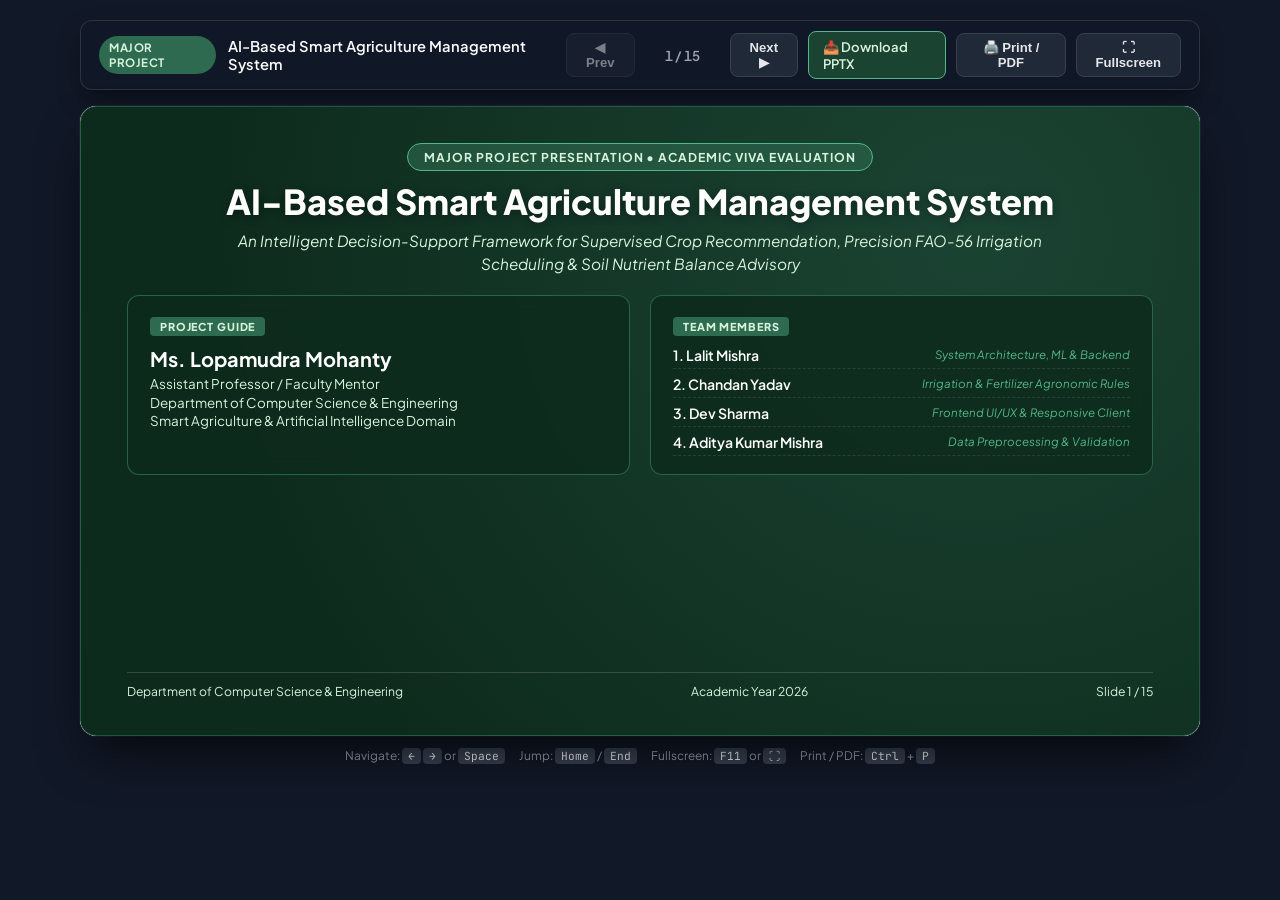
<file: presentation.html>
<!DOCTYPE html>
<html lang="en">
<head>
  <meta charset="UTF-8">
  <meta name="viewport" content="width=device-width, initial-scale=1.0">
  <title>AI-Based Smart Agriculture Management System — Presentation</title>
  <link rel="preconnect" href="https://fonts.googleapis.com">
  <link rel="preconnect" href="https://fonts.gstatic.com" crossorigin>
  <link href="https://fonts.googleapis.com/css2?family=Plus+Jakarta+Sans:wght@400;500;600;700;800&family=JetBrains+Mono:wght@400;500&display=swap" rel="stylesheet">
  <style>
    :root {
      --forest-dark: #0d2b1d;
      --forest-primary: #1b4332;
      --forest-medium: #2d6a4f;
      --mint-light: #52b788;
      --mint-pale: #d8f3dc;
      --mint-bg: #e8f5e9;
      --canvas-bg: #f4f6f4;
      --card-white: #ffffff;
      --border-gray: #e2e8f0;
      --text-dark: #1f2937;
      --text-muted: #4b5563;
      --accent-gold: #d97706;
      --accent-blue: #2563eb;
      --danger: #dc2626;
      --slide-width: 1120px;
      --slide-height: 630px;
    }

    * {
      box-sizing: border-box;
      margin: 0;
      padding: 0;
    }

    body {
      font-family: 'Plus Jakarta Sans', -apple-system, BlinkMacSystemFont, sans-serif;
      background-color: #111827;
      color: var(--text-dark);
      min-height: 100vh;
      display: flex;
      flex-direction: column;
      align-items: center;
      justify-content: flex-start;
      padding: 20px;
      overflow-x: hidden;
    }

    /* Presentation Header Toolbar */
    .deck-toolbar {
      width: 100%;
      max-width: var(--slide-width);
      display: flex;
      align-items: center;
      justify-content: space-between;
      background: rgba(17, 24, 39, 0.95);
      border: 1px solid rgba(255, 255, 255, 0.12);
      border-radius: 12px;
      padding: 10px 18px;
      margin-bottom: 16px;
      box-shadow: 0 10px 25px -5px rgba(0, 0, 0, 0.5);
      backdrop-filter: blur(8px);
    }

    .deck-brand {
      display: flex;
      align-items: center;
      gap: 12px;
    }

    .deck-badge {
      background: var(--forest-medium);
      color: var(--mint-pale);
      font-size: 0.72rem;
      font-weight: 700;
      text-transform: uppercase;
      letter-spacing: 0.05em;
      padding: 4px 10px;
      border-radius: 999px;
    }

    .deck-title {
      color: #f9fafb;
      font-size: 0.92rem;
      font-weight: 600;
    }

    .deck-controls {
      display: flex;
      align-items: center;
      gap: 10px;
    }

    .btn-ctrl {
      background: #1f2937;
      color: #e5e7eb;
      border: 1px solid #374151;
      border-radius: 8px;
      padding: 6px 14px;
      font-size: 0.82rem;
      font-weight: 600;
      cursor: pointer;
      display: inline-flex;
      align-items: center;
      gap: 6px;
      transition: all 0.15s ease;
      text-decoration: none;
    }

    .btn-ctrl:hover {
      background: var(--forest-primary);
      color: #fff;
      border-color: var(--mint-light);
    }

    .btn-ctrl.btn-accent {
      background: var(--forest-primary);
      color: var(--mint-pale);
      border-color: var(--mint-light);
    }

    .slide-indicator {
      color: #9ca3af;
      font-size: 0.85rem;
      font-weight: 600;
      min-width: 75px;
      text-align: center;
      font-variant-numeric: tabular-nums;
    }

    /* Slide Deck Viewport */
    .slide-deck {
      position: relative;
      width: 100%;
      max-width: var(--slide-width);
      height: var(--slide-height);
      background: var(--canvas-bg);
      border-radius: 16px;
      box-shadow: 0 25px 50px -12px rgba(0, 0, 0, 0.7), 0 0 0 1px rgba(255, 255, 255, 0.05);
      overflow: hidden;
    }

    .slide {
      position: absolute;
      top: 0;
      left: 0;
      width: 100%;
      height: 100%;
      padding: 38px 46px 28px 46px;
      display: none;
      flex-direction: column;
      background: var(--canvas-bg);
      opacity: 0;
      transition: opacity 0.25s ease-in-out;
    }

    .slide.active {
      display: flex;
      opacity: 1;
    }

    /* Slide Header Elements */
    .slide-category {
      display: inline-block;
      align-self: flex-start;
      background: var(--forest-medium);
      color: var(--mint-pale);
      font-size: 0.72rem;
      font-weight: 700;
      text-transform: uppercase;
      letter-spacing: 0.06em;
      padding: 3px 12px;
      border-radius: 6px;
      margin-bottom: 8px;
    }

    .slide-heading {
      font-size: 1.55rem;
      font-weight: 800;
      color: var(--forest-dark);
      line-height: 1.25;
      margin-bottom: 10px;
    }

    .slide-divider {
      width: 100%;
      height: 2px;
      background: linear-gradient(90deg, var(--mint-light), transparent);
      margin-bottom: 20px;
    }

    .slide-body {
      flex: 1;
      display: flex;
      flex-direction: column;
      position: relative;
    }

    /* Slide Footer */
    .slide-footer {
      display: flex;
      align-items: center;
      justify-content: space-between;
      padding-top: 10px;
      border-top: 1px solid var(--border-gray);
      margin-top: auto;
      font-size: 0.76rem;
      color: var(--text-muted);
    }

    .slide-footer-title {
      font-weight: 600;
      color: var(--forest-primary);
    }

    /* ========================================= */
    /* SLIDE 1 (TITLE SLIDE) SPECIAL STYLING     */
    /* ========================================= */
    .slide-front {
      background: radial-gradient(circle at 80% 20%, #1b4332 0%, #0d2b1d 75%);
      color: #fff;
      padding: 36px 46px;
      display: flex;
      flex-direction: column;
      justify-content: space-between;
      border: 1px solid rgba(82, 183, 136, 0.3);
      border-radius: 16px;
    }

    .front-badge {
      display: inline-block;
      align-self: center;
      background: rgba(45, 106, 79, 0.6);
      border: 1px solid var(--mint-light);
      color: var(--mint-pale);
      font-size: 0.76rem;
      font-weight: 700;
      letter-spacing: 0.08em;
      padding: 5px 16px;
      border-radius: 999px;
    }

    .front-hero {
      text-align: center;
      margin: 10px 0;
    }

    .front-title {
      font-size: 2.15rem;
      font-weight: 800;
      line-height: 1.2;
      color: #ffffff;
      margin-bottom: 8px;
      text-shadow: 0 2px 10px rgba(0, 0, 0, 0.4);
    }

    .front-subtitle {
      font-size: 0.96rem;
      color: var(--mint-pale);
      max-width: 820px;
      margin: 0 auto;
      line-height: 1.45;
      font-weight: 400;
      font-style: italic;
    }

    .front-cards-grid {
      display: grid;
      grid-template-columns: 1fr 1fr;
      gap: 20px;
      margin-top: 10px;
    }

    .front-card {
      background: rgba(13, 43, 29, 0.85);
      border: 1px solid rgba(82, 183, 136, 0.4);
      border-radius: 12px;
      padding: 18px 22px;
      backdrop-filter: blur(10px);
    }

    .front-card-label {
      display: inline-block;
      background: var(--forest-medium);
      color: var(--mint-pale);
      font-size: 0.68rem;
      font-weight: 800;
      letter-spacing: 0.08em;
      padding: 3px 10px;
      border-radius: 4px;
      margin-bottom: 10px;
    }

    .guide-name {
      font-size: 1.25rem;
      font-weight: 700;
      color: #fff;
      margin-bottom: 4px;
    }

    .guide-dept {
      font-size: 0.84rem;
      color: var(--mint-pale);
      line-height: 1.4;
    }

    .team-list {
      list-style: none;
      display: flex;
      flex-direction: column;
      gap: 6px;
    }

    .team-list li {
      font-size: 0.88rem;
      font-weight: 600;
      color: #fff;
      display: flex;
      justify-content: space-between;
      align-items: center;
      border-bottom: 1px dashed rgba(255, 255, 255, 0.1);
      padding-bottom: 4px;
    }

    .team-list li span.role {
      font-size: 0.72rem;
      font-weight: 400;
      color: var(--mint-light);
      font-style: italic;
    }

    /* Common Card Grids */
    .grid-3 {
      display: grid;
      grid-template-columns: repeat(3, 1fr);
      gap: 16px;
    }

    .grid-2 {
      display: grid;
      grid-template-columns: 1fr 1fr;
      gap: 18px;
    }

    .grid-4 {
      display: grid;
      grid-template-columns: repeat(4, 1fr);
      gap: 14px;
    }

    .card {
      background: var(--card-white);
      border: 1px solid var(--border-gray);
      border-radius: 12px;
      padding: 16px 18px;
      box-shadow: 0 4px 6px -1px rgba(0, 0, 0, 0.04);
    }

    .card-header-bar {
      margin: -16px -18px 14px -18px;
      padding: 10px 16px;
      border-top-left-radius: 11px;
      border-top-right-radius: 11px;
      font-size: 0.88rem;
      font-weight: 700;
      color: #fff;
      display: flex;
      align-items: center;
      gap: 8px;
    }

    .card-header-primary { background: var(--forest-primary); }
    .card-header-medium { background: var(--forest-medium); }
    .card-header-dark { background: var(--forest-dark); }
    .card-header-danger { background: var(--danger); }

    .bullet-list {
      list-style: none;
      display: flex;
      flex-direction: column;
      gap: 10px;
    }

    .bullet-list li {
      position: relative;
      padding-left: 18px;
      font-size: 0.82rem;
      line-height: 1.45;
      color: var(--text-dark);
    }

    .bullet-list li::before {
      content: "•";
      position: absolute;
      left: 2px;
      top: -2px;
      color: var(--forest-medium);
      font-size: 1.1rem;
    }

    /* Stat Cards */
    .stat-box {
      background: var(--card-white);
      border: 1px solid var(--mint-light);
      border-radius: 12px;
      padding: 14px;
      text-align: center;
    }

    .stat-val {
      font-size: 1.55rem;
      font-weight: 800;
      color: var(--forest-primary);
      margin-bottom: 2px;
    }

    .stat-label {
      font-size: 0.78rem;
      font-weight: 700;
      color: var(--text-dark);
    }

    .stat-sub {
      font-size: 0.68rem;
      color: var(--text-muted);
      margin-top: 2px;
    }

    /* Tables */
    .ppt-table {
      width: 100%;
      border-collapse: collapse;
      font-size: 0.76rem;
      border-radius: 8px;
      overflow: hidden;
      box-shadow: 0 2px 4px rgba(0, 0, 0, 0.04);
    }

    .ppt-table th {
      background: var(--forest-primary);
      color: #fff;
      font-weight: 700;
      text-align: left;
      padding: 8px 12px;
    }

    .ppt-table td {
      padding: 7px 12px;
      border-bottom: 1px solid var(--border-gray);
      background: var(--card-white);
      color: var(--text-dark);
    }

    .ppt-table tr:nth-child(even) td {
      background: var(--canvas-bg);
    }

    .ppt-table tr.highlight td {
      background: var(--mint-bg);
      font-weight: 700;
      color: var(--forest-primary);
    }

    /* Formula Banner */
    .formula-banner {
      background: var(--forest-dark);
      border: 1px solid var(--mint-light);
      border-radius: 10px;
      padding: 12px 18px;
      color: #fff;
      margin-bottom: 14px;
    }

    .formula-title {
      font-size: 0.78rem;
      font-weight: 700;
      color: var(--mint-pale);
      text-transform: uppercase;
      letter-spacing: 0.05em;
      margin-bottom: 4px;
    }

    .formula-code {
      font-family: 'JetBrains Mono', monospace;
      font-size: 0.82rem;
      color: #ffffff;
      line-height: 1.4;
    }

    /* Progress bar */
    .bar-row {
      margin-bottom: 7px;
    }

    .bar-info {
      display: flex;
      justify-content: space-between;
      font-size: 0.74rem;
      font-weight: 700;
      color: var(--text-dark);
      margin-bottom: 2px;
    }

    .bar-track {
      width: 100%;
      height: 7px;
      background: #e5e7eb;
      border-radius: 999px;
      overflow: hidden;
    }

    .bar-fill {
      height: 100%;
      border-radius: 999px;
      background: var(--forest-medium);
    }

    /* Keyboard navigation helper pill */
    .nav-hints {
      display: flex;
      gap: 14px;
      color: #9ca3af;
      font-size: 0.74rem;
      margin-top: 12px;
    }

    .kbd {
      background: #374151;
      color: #f3f4f6;
      border-radius: 4px;
      padding: 1px 6px;
      font-family: 'JetBrains Mono', monospace;
      font-size: 0.7rem;
    }

    @media print {
      body {
        background: #fff;
        padding: 0;
      }
      .deck-toolbar, .nav-hints {
        display: none !important;
      }
      .slide-deck {
        box-shadow: none;
        border-radius: 0;
        max-width: 100%;
        height: auto;
      }
      .slide {
        display: flex !important;
        position: relative !important;
        opacity: 1 !important;
        page-break-after: always;
        height: 100vh;
        max-height: 100vh;
        border: none !important;
      }
    }
  </style>
</head>
<body>

  <!-- Top Toolbar -->
  <header class="deck-toolbar">
    <div class="deck-brand">
      <span class="deck-badge">Major Project</span>
      <span class="deck-title">AI-Based Smart Agriculture Management System</span>
    </div>
    <div class="deck-controls">
      <button class="btn-ctrl" id="prevBtn" title="Previous Slide (Left Arrow)">◀ Prev</button>
      <span class="slide-indicator" id="slideIndicator">1 / 15</span>
      <button class="btn-ctrl" id="nextBtn" title="Next Slide (Right Arrow)">Next ▶</button>
      <a href="AI_Smart_Agriculture_System_Presentation.pptx" download class="btn-ctrl btn-accent" title="Download .pptx file">
        📥 Download PPTX
      </a>
      <button class="btn-ctrl" onclick="window.print()" title="Print to PDF">🖨️ Print / PDF</button>
      <button class="btn-ctrl" id="fsBtn" title="Toggle Fullscreen">⛶ Fullscreen</button>
    </div>
  </header>

  <!-- Slide Viewport -->
  <main class="slide-deck" id="slideDeck">

    <!-- SLIDE 1: TITLE SLIDE (FRONT PAGE) -->
    <section class="slide slide-front active" data-slide="1">
      <div class="front-badge">MAJOR PROJECT PRESENTATION • ACADEMIC VIVA EVALUATION</div>
      <div class="front-hero">
        <h1 class="front-title">AI-Based Smart Agriculture Management System</h1>
        <p class="front-subtitle">
          An Intelligent Decision-Support Framework for Supervised Crop Recommendation, Precision FAO-56 Irrigation Scheduling & Soil Nutrient Balance Advisory
        </p>
      </div>

      <div class="front-cards-grid">
        <!-- Project Guide Card -->
        <div class="front-card">
          <div class="front-card-label">PROJECT GUIDE</div>
          <div class="guide-name">Ms. Lopamudra Mohanty</div>
          <div class="guide-dept">
            Assistant Professor / Faculty Mentor<br>
            Department of Computer Science & Engineering<br>
            Smart Agriculture & Artificial Intelligence Domain
          </div>
        </div>

        <!-- Team Members Card -->
        <div class="front-card">
          <div class="front-card-label">TEAM MEMBERS</div>
          <ul class="team-list">
            <li>
              <span>1. Lalit Mishra</span>
              <span class="role">System Architecture, ML & Backend</span>
            </li>
            <li>
              <span>2. Chandan Yadav</span>
              <span class="role">Irrigation & Fertilizer Agronomic Rules</span>
            </li>
            <li>
              <span>3. Dev Sharma</span>
              <span class="role">Frontend UI/UX & Responsive Client</span>
            </li>
            <li>
              <span>4. Aditya Kumar Mishra</span>
              <span class="role">Data Preprocessing & Validation</span>
            </li>
          </ul>
        </div>
      </div>

      <div class="slide-footer" style="border-top-color: rgba(255,255,255,0.15); color: var(--mint-pale);">
        <span>Department of Computer Science & Engineering</span>
        <span>Academic Year 2026</span>
        <span>Slide 1 / 15</span>
      </div>
    </section>

    <!-- SLIDE 2: INTRODUCTION & MOTIVATION -->
    <section class="slide" data-slide="2">
      <span class="slide-category">Background & Motivation</span>
      <h2 class="slide-heading">The Need for Precision Agriculture & Smart Decisions</h2>
      <div class="slide-divider"></div>
      <div class="slide-body">
        <div class="grid-3" style="height: 100%;">
          <div class="card">
            <div class="card-header-bar card-header-primary">The Agricultural Crisis</div>
            <ul class="bullet-list">
              <li>Agriculture employs over <strong>50% of India's workforce</strong> and provides essential food security to 1.4 billion citizens.</li>
              <li>Traditional trial-and-error farming suffers from increasingly erratic monsoons, heatwaves, and soil depletion.</li>
              <li>A single uninformed crop decision or uncalibrated chemical treatment can wipe out a farmer's seasonal earnings and lead to acute debt.</li>
            </ul>
          </div>
          <div class="card">
            <div class="card-header-bar card-header-medium">The Technological Gap</div>
            <ul class="bullet-list">
              <li>Conventional soil testing laboratories have turnaround times of <strong>2 to 4 weeks</strong>, which is far too late for time-sensitive sowing windows.</li>
              <li>Existing digital farm management platforms are costly, require continuous high-speed internet, or feature overwhelming interfaces.</li>
              <li>Agronomists lack unified decision-support that harmonizes soil chemistry, local weather, and irrigation into one dashboard.</li>
            </ul>
          </div>
          <div class="card">
            <div class="card-header-bar card-header-dark">The AgriSmart Solution</div>
            <ul class="bullet-list">
              <li>Delivers instantaneous, highly calibrated AI crop recommendations with <strong>99.55% accuracy</strong> across 22 major crop species.</li>
              <li>Implements scientific <strong>FAO-56 evapotranspiration</strong> models to prevent waterlogging and reduce water consumption by 30-40%.</li>
              <li>Translates soil N-P-K tests into precise commercial fertilizer requirements (Urea, DAP, MOP) via ICAR nutrient gap formulations.</li>
            </ul>
          </div>
        </div>
      </div>
      <div class="slide-footer">
        <span class="slide-footer-title">AI-Based Smart Agriculture Management System</span>
        <span>Guide: Ms. Lopamudra Mohanty</span>
        <span>Slide 2 / 15</span>
      </div>
    </section>

    <!-- SLIDE 3: PROBLEM STATEMENT & CHALLENGES -->
    <section class="slide" data-slide="3">
      <span class="slide-category">Problem Analysis</span>
      <h2 class="slide-heading">Core Challenges in Contemporary Farming Practices</h2>
      <div class="slide-divider"></div>
      <div class="slide-body">
        <div style="display: grid; grid-template-columns: 2fr 1fr; gap: 20px;">
          <div style="display: flex; flex-direction: column; gap: 12px;">
            <div class="card" style="display: flex; gap: 14px; align-items: flex-start;">
              <div style="background: var(--forest-medium); color: #fff; font-weight: 800; font-size: 1.1rem; width: 36px; height: 36px; border-radius: 8px; display: flex; align-items: center; justify-content: center; flex-shrink: 0;">01</div>
              <div>
                <h4 style="font-size: 0.92rem; color: var(--forest-dark); margin-bottom: 4px;">Sub-Optimal Crop Matching</h4>
                <p style="font-size: 0.78rem; color: var(--text-muted); line-height: 1.45;">Crops planted based on historical habit rather than biological compatibility with soil macronutrients ($N, P, K$), ambient temperature, humidity, and rainfall suffer severe yield deficits.</p>
              </div>
            </div>
            <div class="card" style="display: flex; gap: 14px; align-items: flex-start;">
              <div style="background: var(--forest-medium); color: #fff; font-weight: 800; font-size: 1.1rem; width: 36px; height: 36px; border-radius: 8px; display: flex; align-items: center; justify-content: center; flex-shrink: 0;">02</div>
              <div>
                <h4 style="font-size: 0.92rem; color: var(--forest-dark); margin-bottom: 4px;">Water Misallocation & Salinization</h4>
                <p style="font-size: 0.78rem; color: var(--text-muted); line-height: 1.45;">Uncalculated flood irrigation causes rapid groundwater depletion, oxygen starvation in root zones, and soil salinization, wasting 30% to 40% of applied water.</p>
              </div>
            </div>
            <div class="card" style="display: flex; gap: 14px; align-items: flex-start;">
              <div style="background: var(--forest-medium); color: #fff; font-weight: 800; font-size: 1.1rem; width: 36px; height: 36px; border-radius: 8px; display: flex; align-items: center; justify-content: center; flex-shrink: 0;">03</div>
              <div>
                <h4 style="font-size: 0.92rem; color: var(--forest-dark); margin-bottom: 4px;">Indiscriminate Chemical Fertilization</h4>
                <p style="font-size: 0.78rem; color: var(--text-muted); line-height: 1.45;">Over-application of subsidized Urea without assessing available soil Phosphorus and Potassium alters soil pH, destroys soil micro-biology, and contaminates drinking water aquifers.</p>
              </div>
            </div>
          </div>

          <div class="card" style="background: var(--forest-primary); color: #fff; display: flex; flex-direction: column; justify-content: space-around; text-align: center; border-color: var(--mint-light);">
            <div style="font-size: 0.8rem; font-weight: 700; color: var(--mint-pale); letter-spacing: 0.05em;">QUANTIFIABLE IMPACT</div>
            <div>
              <div style="font-size: 1.8rem; font-weight: 800; color: #fff;">30 – 40%</div>
              <div style="font-size: 0.74rem; color: var(--mint-pale);">Water lost to unscientific flood irrigation</div>
            </div>
            <div style="border-top: 1px dashed rgba(255,255,255,0.2); padding-top: 8px;">
              <div style="font-size: 1.8rem; font-weight: 800; color: #fff;">₹8,500+</div>
              <div style="font-size: 0.74rem; color: var(--mint-pale);">Average annual input loss per acre from fertilizer waste</div>
            </div>
            <div style="border-top: 1px dashed rgba(255,255,255,0.2); padding-top: 8px;">
              <div style="font-size: 1.8rem; font-weight: 800; color: #fff;">99.55%</div>
              <div style="font-size: 0.74rem; color: var(--mint-pale);">ML precision achieved by our system</div>
            </div>
          </div>
        </div>
      </div>
      <div class="slide-footer">
        <span class="slide-footer-title">AI-Based Smart Agriculture Management System</span>
        <span>Guide: Ms. Lopamudra Mohanty</span>
        <span>Slide 3 / 15</span>
      </div>
    </section>

    <!-- SLIDE 4: OBJECTIVES & SCOPE -->
    <section class="slide" data-slide="4">
      <span class="slide-category">Goals & Deliverables</span>
      <h2 class="slide-heading">Project Objectives & Technical Scope</h2>
      <div class="slide-divider"></div>
      <div class="slide-body">
        <div class="grid-2" style="height: 100%;">
          <div class="card">
            <div class="card-header-bar card-header-medium">1. Supervised Machine Learning Classifier</div>
            <ul class="bullet-list">
              <li>Train an ensemble Random Forest model on 2,200 multi-crop trials records.</li>
              <li>Ingest 7 agronomic and environmental parameters: Nitrogen, Phosphorus, Potassium, Temperature, Humidity, pH, and Rainfall.</li>
              <li>Deliver top-ranked crop, confidence score, and alternative crop options for crop diversification and risk reduction.</li>
            </ul>
          </div>
          <div class="card">
            <div class="card-header-bar card-header-medium">2. Scientific FAO-56 Irrigation Engine</div>
            <ul class="bullet-list">
              <li>Calculate Reference Evapotranspiration ($ET_0$) using the Hargreaves-Samani temperature-based formulation.</li>
              <li>Scale water demand by crop-specific growth coefficients ($K_c$) and soil texture infiltration rates (Sand, Loam, Clay).</li>
              <li>Compute precise watering depth (mm), volumetric quantity ($L/m^2$), and recommended irrigation runtimes.</li>
            </ul>
          </div>
          <div class="card">
            <div class="card-header-bar card-header-dark">3. ICAR Nutrient Gap Fertilizer Advisor</div>
            <ul class="bullet-list">
              <li>Quantify nutrient deficits by comparing soil test values against optimal agronomic thresholds.</li>
              <li>Compute commercial chemical fertilizer quantities: Urea ($46\% \text{ N}$), DAP ($18-46-0$), and MOP ($60\% \text{ } K_2O$).</li>
              <li>Generate soil pH balancing recommendations (Agricultural Lime or Gypsum) and 3-stage split application schedules.</li>
            </ul>
          </div>
          <div class="card">
            <div class="card-header-bar card-header-dark">4. Zero-Dependency Modern SaaS Architecture</div>
            <ul class="bullet-list">
              <li>Build a responsive client utilizing pure semantic HTML5, CSS3 Variables, and Vanilla JavaScript (No heavy frameworks).</li>
              <li>Construct a lightweight Python 3.12 Flask REST API with JSON schemas and cross-origin resource sharing (CORS).</li>
              <li>Store consultation history in browser <code>localStorage</code> for instant offline access and viva presentation stability.</li>
            </ul>
          </div>
        </div>
      </div>
      <div class="slide-footer">
        <span class="slide-footer-title">AI-Based Smart Agriculture Management System</span>
        <span>Guide: Ms. Lopamudra Mohanty</span>
        <span>Slide 4 / 15</span>
      </div>
    </section>

    <!-- SLIDE 5: SYSTEM ARCHITECTURE -->
    <section class="slide" data-slide="5">
      <span class="slide-category">System Design</span>
      <h2 class="slide-heading">3-Tier Modular System Architecture & Data Flow</h2>
      <div class="slide-divider"></div>
      <div class="slide-body">
        <div class="grid-3" style="height: 100%;">
          <div class="card">
            <div class="card-header-bar card-header-primary">Tier 1: Presentation (Client)</div>
            <div style="font-size: 0.76rem; font-weight: 700; color: var(--forest-medium); margin-bottom: 8px;">HTML5 • CSS3 Variables • Vanilla JS</div>
            <ul class="bullet-list">
              <li>Modular tabbed interface (Executive Dashboard, Crop Recommendation, Irrigation Advisor, Fertilizer Guidance, History).</li>
              <li>Real-time input validation with contextual inline error messaging.</li>
              <li>Live atmospheric weather snapshot and one-click quick-fill sample presets for rapid evaluation.</li>
              <li>Local consultation history management using browser <code>localStorage</code>.</li>
            </ul>
          </div>
          <div class="card">
            <div class="card-header-bar card-header-medium">Tier 2: Business Logic & REST API</div>
            <div style="font-size: 0.76rem; font-weight: 700; color: var(--forest-medium); margin-bottom: 8px;">Python 3.12 • Flask • Flask-CORS</div>
            <ul class="bullet-list">
              <li>REST endpoints: <code>/api/predict-crop</code>, <code>/api/irrigation-advisor</code>, <code>/api/fertilizer-guidance</code>.</li>
              <li>Strict input validation boundaries and HTTP error handling.</li>
              <li>FAO-56 Evapotranspiration and Soil Moisture Deficit calculation algorithms.</li>
              <li>ICAR stoichiometric nutrient-gap translation formulas.</li>
            </ul>
          </div>
          <div class="card">
            <div class="card-header-bar card-header-dark">Tier 3: Machine Learning & Rules</div>
            <div style="font-size: 0.76rem; font-weight: 700; color: var(--forest-medium); margin-bottom: 8px;">Scikit-Learn • Joblib • Agronomic DB</div>
            <ul class="bullet-list">
              <li>Trained Random Forest Classifier (100 ensemble estimators) saved as <code>crop_model.pkl</code>.</li>
              <li>Softmax probability scoring yielding primary prediction and top alternative crops.</li>
              <li>Comprehensive agronomic database storing botanical names, seasons, and soil requirements for 22 crops.</li>
              <li>Soil texture matrices and chemical amendment models for pH stabilization.</li>
            </ul>
          </div>
        </div>
      </div>
      <div class="slide-footer">
        <span class="slide-footer-title">AI-Based Smart Agriculture Management System</span>
        <span>Guide: Ms. Lopamudra Mohanty</span>
        <span>Slide 5 / 15</span>
      </div>
    </section>

    <!-- SLIDE 6: DATASET & FEATURES -->
    <section class="slide" data-slide="6">
      <span class="slide-category">Data Engineering</span>
      <h2 class="slide-heading">Dataset Attributes, Distributions & Agronomic Significance</h2>
      <div class="slide-divider"></div>
      <div class="slide-body">
        <div style="display: grid; grid-template-columns: 2.2fr 1fr; gap: 16px; height: 100%;">
          <table class="ppt-table">
            <thead>
              <tr>
                <th>Feature</th>
                <th>Category</th>
                <th>Unit</th>
                <th>Range</th>
                <th>Agronomic Role</th>
              </tr>
            </thead>
            <tbody>
              <tr>
                <td><strong>N (Nitrogen)</strong></td>
                <td>Macronutrient</td>
                <td>mg/kg</td>
                <td>0 – 140</td>
                <td>Fosters vegetative vigor, leaf surface area, and chlorophyll synthesis</td>
              </tr>
              <tr>
                <td><strong>P (Phosphorus)</strong></td>
                <td>Macronutrient</td>
                <td>mg/kg</td>
                <td>5 – 145</td>
                <td>Stimulates root system depth, flower initiation, and seed viability</td>
              </tr>
              <tr>
                <td><strong>K (Potassium)</strong></td>
                <td>Macronutrient</td>
                <td>mg/kg</td>
                <td>5 – 205</td>
                <td>Regulates cellular osmosis, drought tolerance, and fruit disease resistance</td>
              </tr>
              <tr>
                <td><strong>Temperature</strong></td>
                <td>Climate</td>
                <td>°C</td>
                <td>8.8 – 43.7</td>
                <td>Controls metabolic enzymatic reaction rates and developmental phenology</td>
              </tr>
              <tr>
                <td><strong>Humidity</strong></td>
                <td>Climate</td>
                <td>%</td>
                <td>14.3 – 99.9</td>
                <td>Governs vapor pressure deficit and transpirational leaf cooling rate</td>
              </tr>
              <tr>
                <td><strong>Soil pH</strong></td>
                <td>Soil Chemistry</td>
                <td>Scale</td>
                <td>3.5 – 9.9</td>
                <td>Determines solubility and biological uptake efficiency of soil minerals</td>
              </tr>
              <tr>
                <td><strong>Rainfall</strong></td>
                <td>Precipitation</td>
                <td>mm</td>
                <td>20.2 – 298.6</td>
                <td>Supplies fundamental seasonal hydrology and soil moisture profile</td>
              </tr>
            </tbody>
          </table>

          <div class="card" style="display: flex; flex-direction: column; justify-content: space-between;">
            <div class="card-header-bar card-header-primary">Dataset Quality Metrics</div>
            <ul class="bullet-list" style="font-size: 0.78rem;">
              <li><strong>2,200</strong> multi-crop agricultural trial observations.</li>
              <li><strong>22</strong> balanced crop categories (100 samples per crop class).</li>
              <li><strong>Zero missing values</strong> and zero duplicated records across all 7 features.</li>
              <li>Target crops encompass cereals, pulses, fruits, and commercial cash crops.</li>
            </ul>
            <div style="background: var(--mint-bg); border: 1px solid var(--mint-light); border-radius: 8px; padding: 10px; font-size: 0.74rem; color: var(--forest-primary); font-weight: 600;">
              Data Quality: 100% Complete & Balanced
            </div>
          </div>
        </div>
      </div>
      <div class="slide-footer">
        <span class="slide-footer-title">AI-Based Smart Agriculture Management System</span>
        <span>Guide: Ms. Lopamudra Mohanty</span>
        <span>Slide 6 / 15</span>
      </div>
    </section>

    <!-- SLIDE 7: ML TRAINING & PIPELINE -->
    <section class="slide" data-slide="7">
      <span class="slide-category">Model Engineering</span>
      <h2 class="slide-heading">Random Forest Classifier Pipeline & Feature Importance</h2>
      <div class="slide-divider"></div>
      <div class="slide-body">
        <div style="display: grid; grid-template-columns: 1.4fr 1fr; gap: 18px; height: 100%;">
          <div style="display: flex; flex-direction: column; gap: 10px;">
            <div class="card" style="padding: 12px 14px;">
              <h4 style="font-size: 0.86rem; color: var(--forest-medium); margin-bottom: 3px;">1. Stratified Partitioning</h4>
              <p style="font-size: 0.78rem; color: var(--text-dark); line-height: 1.4;">Divided 2,200 records into an 80% Training set (1,760 samples) and a 20% Held-Out Testing set (440 samples) with stratified class preservation using <code>random_state=42</code>.</p>
            </div>
            <div class="card" style="padding: 12px 14px;">
              <h4 style="font-size: 0.86rem; color: var(--forest-medium); margin-bottom: 3px;">2. Ensemble Architecture</h4>
              <p style="font-size: 0.78rem; color: var(--text-dark); line-height: 1.4;">Built with 100 independent decision trees (<code>n_estimators=100</code>). Evaluated splits via Gini impurity with bootstrap aggregation to suppress individual tree variance.</p>
            </div>
            <div class="card" style="padding: 12px 14px;">
              <h4 style="font-size: 0.86rem; color: var(--forest-medium); margin-bottom: 3px;">3. Softmax Probability Prediction</h4>
              <p style="font-size: 0.78rem; color: var(--text-dark); line-height: 1.4;">Aggregates class voting distribution to produce calibrated confidence probabilities, allowing the system to recommend both the primary winner and viable secondary alternatives.</p>
            </div>
            <div class="card" style="padding: 12px 14px;">
              <h4 style="font-size: 0.86rem; color: var(--forest-medium); margin-bottom: 3px;">4. Production Serialization</h4>
              <p style="font-size: 0.78rem; color: var(--text-dark); line-height: 1.4;">Saved via <code>joblib</code> to <code>crop_model.pkl</code> alongside complete feature metadata schemas in <code>model_metadata.json</code> for instant server initialization.</p>
            </div>
          </div>

          <!-- Feature Importance Bars -->
          <div class="card" style="display: flex; flex-direction: column; justify-content: space-around;">
            <div class="card-header-bar card-header-medium">Feature Importance Analysis</div>
            <div>
              <div class="bar-row">
                <div class="bar-info"><span>Rainfall</span><span>23.4%</span></div>
                <div class="bar-track"><div class="bar-fill" style="width: 93%;"></div></div>
              </div>
              <div class="bar-row">
                <div class="bar-info"><span>Humidity</span><span>20.8%</span></div>
                <div class="bar-track"><div class="bar-fill" style="width: 83%;"></div></div>
              </div>
              <div class="bar-row">
                <div class="bar-info"><span>Potassium (K)</span><span>18.2%</span></div>
                <div class="bar-track"><div class="bar-fill" style="width: 72%;"></div></div>
              </div>
              <div class="bar-row">
                <div class="bar-info"><span>Phosphorus (P)</span><span>14.5%</span></div>
                <div class="bar-track"><div class="bar-fill" style="width: 58%;"></div></div>
              </div>
              <div class="bar-row">
                <div class="bar-info"><span>Nitrogen (N)</span><span>12.1%</span></div>
                <div class="bar-track"><div class="bar-fill" style="width: 48%;"></div></div>
              </div>
              <div class="bar-row">
                <div class="bar-info"><span>Temperature</span><span>6.2%</span></div>
                <div class="bar-track"><div class="bar-fill" style="width: 25%;"></div></div>
              </div>
              <div class="bar-row">
                <div class="bar-info"><span>Soil pH</span><span>4.8%</span></div>
                <div class="bar-track"><div class="bar-fill" style="width: 19%;"></div></div>
              </div>
            </div>
            <p style="font-size: 0.72rem; color: var(--text-muted); text-align: center; font-style: italic;">Rainfall, humidity, and potassium serve as the strongest discriminators.</p>
          </div>
        </div>
      </div>
      <div class="slide-footer">
        <span class="slide-footer-title">AI-Based Smart Agriculture Management System</span>
        <span>Guide: Ms. Lopamudra Mohanty</span>
        <span>Slide 7 / 15</span>
      </div>
    </section>

    <!-- SLIDE 8: EVALUATION RESULTS -->
    <section class="slide" data-slide="8">
      <span class="slide-category">Evaluation & Verification</span>
      <h2 class="slide-heading">Experimental Results & Multi-Model Comparative Benchmarking</h2>
      <div class="slide-divider"></div>
      <div class="slide-body">
        <div class="grid-4" style="margin-bottom: 16px;">
          <div class="stat-box">
            <div class="stat-val">99.55%</div>
            <div class="stat-label">Test Accuracy</div>
            <div class="stat-sub">438 of 440 Correct</div>
          </div>
          <div class="stat-box">
            <div class="stat-val">0.995</div>
            <div class="stat-label">Macro Avg F1-Score</div>
            <div class="stat-sub">Across All 22 Crops</div>
          </div>
          <div class="stat-box">
            <div class="stat-val">100</div>
            <div class="stat-label">Decision Trees</div>
            <div class="stat-sub">Ensemble Forest Size</div>
          </div>
          <div class="stat-box">
            <div class="stat-val">&lt; 15 ms</div>
            <div class="stat-label">Inference Latency</div>
            <div class="stat-sub">Instant REST Response</div>
          </div>
        </div>

        <table class="ppt-table">
          <thead>
            <tr>
              <th>Algorithm Evaluated</th>
              <th>Test Accuracy</th>
              <th>Precision (Macro)</th>
              <th>Recall (Macro)</th>
              <th>F1-Score</th>
              <th>Selection Decision & Rationale</th>
            </tr>
          </thead>
          <tbody>
            <tr class="highlight">
              <td><strong>Random Forest (Proposed)</strong></td>
              <td><strong>99.55%</strong></td>
              <td><strong>0.996</strong></td>
              <td><strong>0.995</strong></td>
              <td><strong>0.995</strong></td>
              <td><strong>SELECTED:</strong> Superior generalization across all 22 classes without overfitting</td>
            </tr>
            <tr>
              <td>Decision Tree (CART)</td>
              <td>96.82%</td>
              <td>0.969</td>
              <td>0.968</td>
              <td>0.968</td>
              <td>Prone to slight variance on overlapping microclimate boundaries</td>
            </tr>
            <tr>
              <td>Support Vector Machine (RBF)</td>
              <td>97.41%</td>
              <td>0.975</td>
              <td>0.974</td>
              <td>0.974</td>
              <td>High accuracy but higher computational cost for multi-class scaling</td>
            </tr>
            <tr>
              <td>Gaussian Naive Bayes</td>
              <td>95.23%</td>
              <td>0.955</td>
              <td>0.952</td>
              <td>0.953</td>
              <td>Feature independence assumption violated due to N-P-K nutrient interactions</td>
            </tr>
          </tbody>
        </table>
      </div>
      <div class="slide-footer">
        <span class="slide-footer-title">AI-Based Smart Agriculture Management System</span>
        <span>Guide: Ms. Lopamudra Mohanty</span>
        <span>Slide 8 / 15</span>
      </div>
    </section>

    <!-- SLIDE 9: MODULE 1 — CROP RECOMMENDATION -->
    <section class="slide" data-slide="9">
      <span class="slide-category">Core Module 1</span>
      <h2 class="slide-heading">AI Crop Recommendation Engine & Multi-Factor Output</h2>
      <div class="slide-divider"></div>
      <div class="slide-body">
        <div class="grid-2" style="height: 100%;">
          <div class="card">
            <div class="card-header-bar card-header-primary">Input Acquisition & Validation</div>
            <ul class="bullet-list">
              <li><strong>Continuous Agro-Climatic Features:</strong> Nitrogen, Phosphorus, Potassium (mg/kg), Temperature (°C), Humidity (%), Soil pH (0-14), and Rainfall (mm).</li>
              <li><strong>Client-Side Boundary Guards:</strong> Real-time input checking flags impossible agronomic values immediately before payload dispatch.</li>
              <li><strong>Quick-Fill Sample Presets:</strong> Built-in one-click loaders for Paddy/Rice, Cotton, Chickpea, and Maize ensure fast, reliable live viva demonstrations.</li>
              <li><strong>Asynchronous REST Transmission:</strong> Compact JSON dispatch to <code>/api/predict-crop</code> with sub-millisecond network turnaround.</li>
            </ul>
          </div>
          <div class="card">
            <div class="card-header-bar card-header-medium">Comprehensive Enriched Output</div>
            <ul class="bullet-list">
              <li><strong>Primary Recommended Crop:</strong> Highlighting common name and formal binomial botanical nomenclature (e.g. <em>Oryza sativa</em>, <em>Gossypium hirsutum</em>).</li>
              <li><strong>Calibrated Confidence Score:</strong> Explicit probability percentage showing the certainty level of the recommendation.</li>
              <li><strong>Top 2 Alternative Crops:</strong> Provides strategic backup options for seasonal crop rotation and price volatility risk mitigation.</li>
              <li><strong>Growing Season Guidance:</strong> Classifies planting into Kharif (Monsoon), Rabi (Winter), or Zaid (Summer) cycles.</li>
              <li><strong>Soil & Agronomic Notes:</strong> Tailored soil texture recommendations, drainage guidance, and critical field management tips.</li>
            </ul>
          </div>
        </div>
      </div>
      <div class="slide-footer">
        <span class="slide-footer-title">AI-Based Smart Agriculture Management System</span>
        <span>Guide: Ms. Lopamudra Mohanty</span>
        <span>Slide 9 / 15</span>
      </div>
    </section>

    <!-- SLIDE 10: MODULE 2 — SMART IRRIGATION ADVISOR -->
    <section class="slide" data-slide="10">
      <span class="slide-category">Core Module 2</span>
      <h2 class="slide-heading">FAO-56 Precision Irrigation & Soil Water Balance Modeling</h2>
      <div class="slide-divider"></div>
      <div class="slide-body">
        <div class="formula-banner">
          <div class="formula-title">Scientific Formulation: FAO-56 Penman-Monteith Framework</div>
          <div class="formula-code">
            Crop Evapotranspiration: ETc = Kc × ET0  |  Soil Moisture Deficit (SMD) = (Field_Capacity - θ_current) × Root_Depth
          </div>
        </div>

        <div class="grid-3" style="flex: 1;">
          <div class="card">
            <div class="card-header-bar card-header-primary">Urgency Classification</div>
            <ul class="bullet-list">
              <li><strong>CRITICAL:</strong> Available moisture &lt; 35%. Immediate irrigation required to prevent crop wilting and irreversible yield loss.</li>
              <li><strong>MODERATE:</strong> Moisture 35% - 60%. Irrigation needed within the next 24 to 48 hours.</li>
              <li><strong>ADEQUATE:</strong> Moisture &gt; 60%. Withhold irrigation to protect against root hypoxia and fungal pathogens.</li>
            </ul>
          </div>
          <div class="card">
            <div class="card-header-bar card-header-medium">Water Depth & Volume</div>
            <ul class="bullet-list">
              <li>Calculates exact net irrigation depth required in <strong>millimeters (mm)</strong>.</li>
              <li>Translates depth into volumetric application in <strong>liters per square meter ($L/m^2$)</strong>.</li>
              <li>Extrapolates total required water volume per acre, avoiding pumping excess groundwater.</li>
            </ul>
          </div>
          <div class="card">
            <div class="card-header-bar card-header-dark">Method & Optimal Window</div>
            <ul class="bullet-list">
              <li>Recommends optimal delivery method: <strong>Drip Irrigation</strong> for high-value crops, Sprinkler, or Controlled Furrow.</li>
              <li>Estimates pump operating runtime (hours:minutes) based on standard emitter discharge rates.</li>
              <li>Identifies optimal application windows (Early Morning 5-8 AM or Late Evening) to cut evaporative losses.</li>
            </ul>
          </div>
        </div>
      </div>
      <div class="slide-footer">
        <span class="slide-footer-title">AI-Based Smart Agriculture Management System</span>
        <span>Guide: Ms. Lopamudra Mohanty</span>
        <span>Slide 10 / 15</span>
      </div>
    </section>

    <!-- SLIDE 11: MODULE 3 — FERTILIZER GUIDANCE -->
    <section class="slide" data-slide="11">
      <span class="slide-category">Core Module 3</span>
      <h2 class="slide-heading">ICAR Nutrient-Gap Calculation & Soil Chemical Remediation</h2>
      <div class="slide-divider"></div>
      <div class="slide-body">
        <div class="grid-2" style="height: 100%;">
          <div class="card">
            <div class="card-header-bar card-header-primary">Nutrient-Gap Stoichiometric Dosing</div>
            <ul class="bullet-list">
              <li><strong>Urea ($46\% \text{ N}$):</strong> Fulfills remaining Nitrogen deficit after DAP nitrogen credit is accounted for.<br><code>Urea_kg = (Net_N_Deficit) / 0.46</code></li>
              <li><strong>DAP ($18\% \text{ N}, 46\% \text{ } P_2O_5$):</strong> Fulfills Phosphorus deficiency while contributing $18\%$ elemental Nitrogen credit.<br><code>DAP_kg = (P_Deficit) / 0.46</code></li>
              <li><strong>MOP ($60\% \text{ } K_2O$):</strong> Corrects Potassium deficit for stalk strength, drought resistance, and fruit turgor.<br><code>MOP_kg = (K_Deficit) / 0.60</code></li>
              <li><strong>Commercial Packaging:</strong> Formats raw kilogram requirements into standard <strong>50 kg farm bags</strong> for direct merchant purchasing.</li>
            </ul>
          </div>
          <div class="card">
            <div class="card-header-bar card-header-medium">pH Remediation & 3-Phase Application</div>
            <ul class="bullet-list">
              <li><strong>Acidic Soils ($pH &lt; 6.0$):</strong> Prescribes Agricultural Lime ($\text{CaCO}_3$) at 200–400 kg/ha to neutralize free toxic $Al^{3+}$ and $H^+$ ions.</li>
              <li><strong>Alkaline Soils ($pH &gt; 7.5$):</strong> Prescribes Agricultural Gypsum ($\text{CaSO}_4 \cdot 2\text{H}_2\text{O}$) to displace sodium and improve flocculation.</li>
              <li><strong>3-Stage Split Schedule (Prevents Nitrate Leaching):</strong>
                <ul style="list-style: square; padding-left: 16px; margin-top: 4px; font-size: 0.74rem;">
                  <li><strong>Basal (Sowing):</strong> 100% DAP + 100% MOP + 30% Urea.</li>
                  <li><strong>Vegetative Tillering (30-45 Days):</strong> 40% Urea top-dressing.</li>
                  <li><strong>Panicle / Flowering (60-75 Days):</strong> Remaining 30% Urea.</li>
                </ul>
              </li>
            </ul>
          </div>
        </div>
      </div>
      <div class="slide-footer">
        <span class="slide-footer-title">AI-Based Smart Agriculture Management System</span>
        <span>Guide: Ms. Lopamudra Mohanty</span>
        <span>Slide 11 / 15</span>
      </div>
    </section>

    <!-- SLIDE 12: IMPLEMENTATION & TECH STACK -->
    <section class="slide" data-slide="12">
      <span class="slide-category">Software Engineering</span>
      <h2 class="slide-heading">Technical Stack & Implementation Rationale</h2>
      <div class="slide-divider"></div>
      <div class="slide-body">
        <div class="grid-2" style="height: 100%;">
          <div class="card">
            <div class="card-header-bar card-header-primary">Frontend Client-Side Architecture</div>
            <div style="font-size: 0.76rem; font-weight: 700; color: var(--forest-medium); margin-bottom: 6px;">Pure HTML5 • CSS3 Variables • Vanilla JavaScript</div>
            <ul class="bullet-list">
              <li>Zero build toolchain overhead: No Node.js bundling, Webpack, or React compilation required.</li>
              <li>Sub-second initial page load (&lt; 200ms) with total static asset footprint under 150 KB.</li>
              <li>Modular JavaScript separation (<code>crop.js</code>, <code>irrigation.js</code>, <code>fertilizer.js</code>, <code>app.js</code>).</li>
              <li>CSS custom properties maintain a consistent, soothing botanical palette.</li>
            </ul>
          </div>
          <div class="card">
            <div class="card-header-bar card-header-medium">Backend REST Microservice</div>
            <div style="font-size: 0.76rem; font-weight: 700; color: var(--forest-medium); margin-bottom: 6px;">Python 3.12 • Flask • Flask-CORS</div>
            <ul class="bullet-list">
              <li>Lightweight, highly interpretable REST API service listening on port 5000.</li>
              <li>Fully enabled CORS policy supporting file-based execution and local intranet deployments.</li>
              <li>Automated graceful client-side fallback logic enables offline operation during network loss.</li>
              <li>Clean separation of concerns between HTTP transport and mathematical algorithms.</li>
            </ul>
          </div>
          <div class="card">
            <div class="card-header-bar card-header-dark">Machine Learning & Data Engine</div>
            <div style="font-size: 0.76rem; font-weight: 700; color: var(--forest-medium); margin-bottom: 6px;">Scikit-Learn • Pandas • NumPy • Joblib</div>
            <ul class="bullet-list">
              <li>High-speed serialized model loading on server boot with zero cold-start delay.</li>
              <li>Sub-millisecond inference time on entry-level dual-core computing hardware.</li>
              <li>Validated against 22 distinct crop classes across 2,200 agricultural field records.</li>
              <li>Standardized JSON metadata schema for cross-platform model validation.</li>
            </ul>
          </div>
          <div class="card">
            <div class="card-header-bar card-header-dark">Storage & Session Management</div>
            <div style="font-size: 0.76rem; font-weight: 700; color: var(--forest-medium); margin-bottom: 6px;">Browser localStorage & JSON Schema</div>
            <ul class="bullet-list">
              <li>Zero database configuration overhead (no SQL or MongoDB server setup needed).</li>
              <li>Stores comprehensive consultation histories with timestamps and input snapshots.</li>
              <li>Enables offline comparison of historical trials and print-ready advice generation.</li>
              <li>Eliminates cloud hosting expenses, making it free and open for farming communities.</li>
            </ul>
          </div>
        </div>
      </div>
      <div class="slide-footer">
        <span class="slide-footer-title">AI-Based Smart Agriculture Management System</span>
        <span>Guide: Ms. Lopamudra Mohanty</span>
        <span>Slide 12 / 15</span>
      </div>
    </section>

    <!-- SLIDE 13: DASHBOARD HIGHLIGHTS & DEMO -->
    <section class="slide" data-slide="13">
      <span class="slide-category">System Demonstration</span>
      <h2 class="slide-heading">Dashboard User Experience & Module Workflow</h2>
      <div class="slide-divider"></div>
      <div class="slide-body">
        <div class="grid-4" style="height: 100%;">
          <div class="card">
            <div class="card-header-bar card-header-primary">1. Executive Overview</div>
            <ul class="bullet-list">
              <li>Live atmospheric weather snapshot showing temperature, humidity, wind, and rain risk.</li>
              <li>Quick action cards for immediate jump to Crop, Irrigation, and Fertilizer tools.</li>
              <li>Recent activity feed displaying past consultations and advisory outcomes.</li>
            </ul>
          </div>
          <div class="card">
            <div class="card-header-bar card-header-medium">2. AI Crop Advisor</div>
            <ul class="bullet-list">
              <li>7 numeric range input fields with clear measurement units and validation limits.</li>
              <li>One-click sample buttons (Paddy, Cotton, Chickpea, Maize) for rapid evaluation.</li>
              <li>Rich result card showing confidence percentage, botanical name, and alternatives.</li>
            </ul>
          </div>
          <div class="card">
            <div class="card-header-bar card-header-medium">3. Water Calculator</div>
            <ul class="bullet-list">
              <li>Color-coded urgency badge: Critical, Moderate, or Adequate status.</li>
              <li>Calculates net water depth in mm, liters per $m^2$, and total volume per acre.</li>
              <li>Recommends optimal early morning/evening irrigation delivery windows.</li>
            </ul>
          </div>
          <div class="card">
            <div class="card-header-bar card-header-dark">4. Fertilizer & Soil</div>
            <ul class="bullet-list">
              <li>Direct translation of N-P-K deficit into 50 kg commercial bags of Urea, DAP, and MOP.</li>
              <li>Soil pH correction advice using Agricultural Lime or Gypsum amendments.</li>
              <li>3-stage split application table to prevent nitrogen leaching into water tables.</li>
            </ul>
          </div>
        </div>
      </div>
      <div class="slide-footer">
        <span class="slide-footer-title">AI-Based Smart Agriculture Management System</span>
        <span>Guide: Ms. Lopamudra Mohanty</span>
        <span>Slide 13 / 15</span>
      </div>
    </section>

    <!-- SLIDE 14: LIMITATIONS & FUTURE ENHANCEMENTS -->
    <section class="slide" data-slide="14">
      <span class="slide-category">Project Roadmap</span>
      <h2 class="slide-heading">Current System Boundaries & Future Enhancements</h2>
      <div class="slide-divider"></div>
      <div class="slide-body">
        <div class="grid-2" style="height: 100%;">
          <div class="card">
            <div class="card-header-bar card-header-danger">Current Limitations</div>
            <ul class="bullet-list">
              <li><strong>Macronutrient Focus:</strong> Model evaluates primary N-P-K; does not currently assess micronutrients (Zinc, Boron, Iron, Manganese).</li>
              <li><strong>Open-Field Baseline:</strong> Trained on standard open-field agricultural data; not calibrated for greenhouse or hydroponic closed systems.</li>
              <li><strong>Manual Data Input:</strong> Relies on user entry of soil test parameters in the absence of on-field IoT hardware sensors.</li>
              <li><strong>Biological vs Market Economics:</strong> Predicts agronomic crop viability, not daily fluctuating market commodity prices (Mandi rates).</li>
            </ul>
          </div>
          <div class="card">
            <div class="card-header-bar card-header-primary">Future Enhancement Roadmap</div>
            <ul class="bullet-list">
              <li><strong>IoT Sensor Hardware Integration:</strong> Ingest live soil moisture, NPK optical probe, and temperature data via ESP32 / LoRaWAN field microcontrollers.</li>
              <li><strong>Computer Vision Leaf Disease Diagnosis:</strong> Integrate a MobileNet/ResNet model to detect foliar plant pathologies from mobile camera uploads.</li>
              <li><strong>Vernacular Voice Assistant:</strong> Multilingual audio bot supporting Hindi, Odia, Bengali, Tamil, and other regional Indian languages.</li>
              <li><strong>Live Mandi API & Radar Forecasts:</strong> Connect to national e-NAM market portals and Doppler radar precipitation forecasts.</li>
            </ul>
          </div>
        </div>
      </div>
      <div class="slide-footer">
        <span class="slide-footer-title">AI-Based Smart Agriculture Management System</span>
        <span>Guide: Ms. Lopamudra Mohanty</span>
        <span>Slide 14 / 15</span>
      </div>
    </section>

    <!-- SLIDE 15: CONCLUSION & TEAM CONTRIBUTIONS -->
    <section class="slide slide-front" data-slide="15" style="justify-content: flex-start; gap: 14px;">
      <div class="front-badge" style="align-self: center;">CONCLUSION & ACKNOWLEDGMENT</div>
      <h2 style="font-size: 1.6rem; color: #fff; text-align: center; margin-bottom: 2px;">
        Project Summary & Division of Team Responsibilities
      </h2>

      <div class="grid-4" style="margin-top: 6px;">
        <div class="front-card" style="padding: 14px;">
          <h4 style="font-size: 0.92rem; color: #fff; margin-bottom: 2px;">1. Lalit Mishra</h4>
          <span style="font-size: 0.72rem; color: var(--mint-light); font-style: italic;">Team Lead & Backend/ML</span>
          <ul class="bullet-list" style="margin-top: 8px; font-size: 0.74rem;">
            <li style="color: var(--mint-pale);">Architected Flask REST backend and end-to-end communication.</li>
            <li style="color: var(--mint-pale);">Trained and optimized Random Forest classifier (99.55% accuracy).</li>
            <li style="color: var(--mint-pale);">Managed model serialization and metadata schemas.</li>
          </ul>
        </div>
        <div class="front-card" style="padding: 14px;">
          <h4 style="font-size: 0.92rem; color: #fff; margin-bottom: 2px;">2. Chandan Yadav</h4>
          <span style="font-size: 0.72rem; color: var(--mint-light); font-style: italic;">Agronomic Logic Lead</span>
          <ul class="bullet-list" style="margin-top: 8px; font-size: 0.74rem;">
            <li style="color: var(--mint-pale);">Formulated FAO-56 Penman-Monteith evapotranspiration engine.</li>
            <li style="color: var(--mint-pale);">Engineered ICAR stoichiometric fertilizer dosing models.</li>
            <li style="color: var(--mint-pale);">Calibrated soil infiltration and pH remediation models.</li>
          </ul>
        </div>
        <div class="front-card" style="padding: 14px;">
          <h4 style="font-size: 0.92rem; color: #fff; margin-bottom: 2px;">3. Dev Sharma</h4>
          <span style="font-size: 0.72rem; color: var(--mint-light); font-style: italic;">Frontend UI/UX Lead</span>
          <ul class="bullet-list" style="margin-top: 8px; font-size: 0.74rem;">
            <li style="color: var(--mint-pale);">Designed responsive modern SaaS client interface.</li>
            <li style="color: var(--mint-pale);">Created botanical design tokens, CSS variables, and layout cards.</li>
            <li style="color: var(--mint-pale);">Built client validation and localStorage history engine.</li>
          </ul>
        </div>
        <div class="front-card" style="padding: 14px;">
          <h4 style="font-size: 0.92rem; color: #fff; margin-bottom: 2px;">4. Aditya Kumar Mishra</h4>
          <span style="font-size: 0.72rem; color: var(--mint-light); font-style: italic;">Data & QA Lead</span>
          <ul class="bullet-list" style="margin-top: 8px; font-size: 0.74rem;">
            <li style="color: var(--mint-pale);">Curated and verified 2,200 multi-crop trials dataset integrity.</li>
            <li style="color: var(--mint-pale);">Conducted comparative multi-model evaluation benchmarks.</li>
            <li style="color: var(--mint-pale);">Authored test cases, documentation, and viva artifacts.</li>
          </ul>
        </div>
      </div>

      <!-- Guide Gratitude Banner -->
      <div style="background: rgba(13, 43, 29, 0.95); border: 1px solid var(--mint-light); border-radius: 12px; padding: 12px 20px; text-align: center; margin-top: auto;">
        <div style="font-size: 0.76rem; font-weight: 700; color: var(--mint-light); text-transform: uppercase; letter-spacing: 0.08em; margin-bottom: 4px;">
          Sincere Gratitude to our Project Guide
        </div>
        <div style="font-size: 0.88rem; color: #fff; line-height: 1.45;">
          We express our deepest gratitude to <strong>Ms. Lopamudra Mohanty</strong> for her exceptional mentorship, continuous guidance, and valuable insights throughout the lifecycle of this project.
        </div>
      </div>

      <div class="slide-footer" style="border-top-color: rgba(255,255,255,0.15); color: var(--mint-pale); margin-top: 0;">
        <span>AI-Based Smart Agriculture Management System</span>
        <span>Thank You! Questions & Discussion</span>
        <span>Slide 15 / 15</span>
      </div>
    </section>

  </main>

  <!-- Navigation keyboard hints -->
  <footer class="nav-hints">
    <span>Navigate: <span class="kbd">←</span> <span class="kbd">→</span> or <span class="kbd">Space</span></span>
    <span>Jump: <span class="kbd">Home</span> / <span class="kbd">End</span></span>
    <span>Fullscreen: <span class="kbd">F11</span> or <span class="kbd">⛶</span></span>
    <span>Print / PDF: <span class="kbd">Ctrl</span> + <span class="kbd">P</span></span>
  </footer>

  <script>
    (function() {
      'use strict';
      const slides = document.querySelectorAll('.slide');
      const totalSlides = slides.length;
      let currentIndex = 0;

      const prevBtn = document.getElementById('prevBtn');
      const nextBtn = document.getElementById('nextBtn');
      const slideIndicator = document.getElementById('slideIndicator');
      const fsBtn = document.getElementById('fsBtn');
      const slideDeck = document.getElementById('slideDeck');

      function updateSlide(newIndex) {
        if (newIndex < 0) newIndex = 0;
        if (newIndex >= totalSlides) newIndex = totalSlides - 1;

        slides[currentIndex].classList.remove('active');
        currentIndex = newIndex;
        slides[currentIndex].classList.add('active');

        slideIndicator.textContent = `${currentIndex + 1} / ${totalSlides}`;
        prevBtn.disabled = (currentIndex === 0);
        nextBtn.disabled = (currentIndex === totalSlides - 1);
        prevBtn.style.opacity = (currentIndex === 0) ? '0.5' : '1';
        nextBtn.style.opacity = (currentIndex === totalSlides - 1) ? '0.5' : '1';
      }

      prevBtn.addEventListener('click', () => updateSlide(currentIndex - 1));
      nextBtn.addEventListener('click', () => updateSlide(currentIndex + 1));

      // Keyboard Controls
      document.addEventListener('keydown', (e) => {
        if (e.key === 'ArrowRight' || e.key === 'PageDown' || e.key === ' ' || e.key === 'Enter') {
          updateSlide(currentIndex + 1);
        } else if (e.key === 'ArrowLeft' || e.key === 'PageUp') {
          updateSlide(currentIndex - 1);
        } else if (e.key === 'Home') {
          updateSlide(0);
        } else if (e.key === 'End') {
          updateSlide(totalSlides - 1);
        }
      });

      // Fullscreen Toggle
      fsBtn.addEventListener('click', () => {
        if (!document.fullscreenElement) {
          slideDeck.requestFullscreen().catch(err => {
            console.warn(`Fullscreen error: ${err.message}`);
          });
        } else {
          document.exitFullscreen();
        }
      });

      updateSlide(0);
    })();
  </script>
</body>
</html>
</file>
<file: frontend/css/variables.css>
/* ==========================================================================
   AgriSmart AI — Design Tokens & CSS Custom Properties
   Theme: Deep Forest Green, Fresh Botanical Green, Warm Cream & Crisp White
   ========================================================================== */

:root {
  /* --- Brand & Color Palette --- */
  /* Primary: Deep Forest Greens */
  --color-primary-900: #0d281a;
  --color-primary-800: #143d2b;
  --color-primary-700: #1b4d36;
  --color-primary-600: #245e43;
  --color-primary-500: #2d6a4f;

  /* Secondary: Fresh Botanical Greens */
  --color-accent-600: #3b825e;
  --color-accent-500: #40916c;
  --color-accent-400: #52b788;
  --color-accent-300: #74c69d;
  --color-accent-200: #b7e4c7;
  --color-accent-100: #d8f3dc;
  --color-accent-50:  #eef9f2;

  /* Neutral Backgrounds: Warm Cream & Off-White */
  --color-bg-app:     #f7f6f1;   /* Warm off-white canvas */
  --color-bg-surface: #ffffff;   /* Pure white cards */
  --color-bg-subtle:  #f0eee6;   /* Slightly deeper cream for dividers/wells */
  --color-bg-hover:   #f4f3ec;

  /* Neutral Text & Foreground: Dark Charcoal */
  --color-text-primary:   #18231c; /* Deep slate charcoal */
  --color-text-secondary: #4a5950; /* Muted forest slate */
  --color-text-muted:     #76887e; /* Light greyish green */
  --color-text-inverse:   #ffffff;

  /* Semantic Alerts / Status */
  --color-success:      #2d6a4f;
  --color-success-bg:   #eef9f2;
  --color-warning:      #b7791f;
  --color-warning-bg:   #fef9ee;
  --color-info:         #2b6cb0;
  --color-info-bg:      #ebf8ff;
  --color-danger:       #c53030;
  --color-danger-bg:    #fff5f5;

  /* Borders */
  --color-border-subtle: #e4e2d8;
  --color-border-light:  #eae7dc;
  --color-border-hover:  #b7c7bc;

  /* --- Typography --- */
  --font-family-base: 'Inter', -apple-system, BlinkMacSystemFont, 'Segoe UI', Roboto, 'Helvetica Neue', Arial, sans-serif;
  --font-family-mono: 'JetBrains Mono', 'Fira Code', Consolas, monospace;

  --font-size-xs:   0.75rem;     /* 12px */
  --font-size-sm:   0.84375rem;  /* 13.5px */
  --font-size-base: 0.9375rem;   /* 15px */
  --font-size-md:   1.0625rem;   /* 17px */
  --font-size-lg:   1.25rem;     /* 20px */
  --font-size-xl:   1.5rem;      /* 24px */
  --font-size-2xl:  1.875rem;    /* 30px */

  --font-weight-normal:   400;
  --font-weight-medium:   500;
  --font-weight-semibold: 600;
  --font-weight-bold:     700;

  --line-height-tight:  1.25;
  --line-height-normal: 1.5;
  --line-height-loose:  1.7;

  /* --- Spacing System --- */
  --space-2xs: 0.25rem;  /* 4px */
  --space-xs:  0.5rem;   /* 8px */
  --space-sm:  0.75rem;  /* 12px */
  --space-md:  1rem;     /* 16px */
  --space-lg:  1.5rem;   /* 24px */
  --space-xl:  2rem;     /* 32px */
  --space-2xl: 2.5rem;   /* 40px */
  --space-3xl: 3.5rem;   /* 56px */

  /* --- Border Radii (12px - 18px modern curve) --- */
  --radius-xs:   6px;
  --radius-sm:   10px;
  --radius-md:   14px;
  --radius-lg:   18px;
  --radius-xl:   22px;
  --radius-pill: 9999px;

  /* --- Shadows (Soft & Subtle) --- */
  --shadow-xs:    0 1px 2px rgba(18, 43, 31, 0.04);
  --shadow-sm:    0 2px 4px rgba(18, 43, 31, 0.05), 0 1px 2px rgba(18, 43, 31, 0.03);
  --shadow-md:    0 4px 12px rgba(18, 43, 31, 0.06), 0 2px 4px rgba(18, 43, 31, 0.03);
  --shadow-lg:    0 12px 24px -4px rgba(18, 43, 31, 0.08), 0 4px 8px -2px rgba(18, 43, 31, 0.04);
  --shadow-float: 0 20px 30px -6px rgba(18, 43, 31, 0.12), 0 8px 12px -3px rgba(18, 43, 31, 0.06);

  /* --- Transitions --- */
  --transition-fast:   150ms cubic-bezier(0.4, 0, 0.2, 1);
  --transition-normal: 240ms cubic-bezier(0.4, 0, 0.2, 1);
  --transition-smooth: 320ms cubic-bezier(0.16, 1, 0.3, 1);

  /* --- Layout Metrics --- */
  --sidebar-width: 270px;
  --header-height: 72px;
  --max-content-width: 1400px;
}
</file>
<file: frontend/css/style.css>
/* ==========================================================================
   AgriSmart AI — Core Application Styles
   Premium Agriculture SaaS Dashboard Layout & Components
   ========================================================================== */

/* --- CSS Reset & Core Resets --- */
*, *::before, *::after {
  box-sizing: border-box;
  margin: 0;
  padding: 0;
}

html {
  font-size: 16px;
  -webkit-font-smoothing: antialiased;
  -moz-osx-font-smoothing: grayscale;
  scroll-behavior: smooth;
}

body {
  font-family: var(--font-family-base);
  font-size: var(--font-size-base);
  line-height: var(--line-height-normal);
  color: var(--color-text-primary);
  background-color: var(--color-bg-app);
  min-height: 100vh;
  overflow-x: hidden;
}

button, input, select, textarea {
  font: inherit;
  color: inherit;
}

button {
  cursor: pointer;
  border: none;
  background: none;
}

a {
  color: inherit;
  text-decoration: none;
}

img, svg {
  display: block;
  max-width: 100%;
}

/* ==========================================================================
   Application Layout Grid
   ========================================================================== */

.app-wrapper {
  display: flex;
  min-height: 100vh;
  width: 100%;
  position: relative;
}

/* --- Backdrop Overlay for Mobile Drawer --- */
.sidebar-overlay {
  display: none;
  position: fixed;
  inset: 0;
  background-color: rgba(13, 40, 26, 0.45);
  backdrop-filter: blur(4px);
  z-index: 90;
  opacity: 0;
  transition: opacity var(--transition-normal);
}

.sidebar-overlay.active {
  display: block;
  opacity: 1;
}

/* ==========================================================================
   Sidebar Navigation (Forest Green Theme)
   ========================================================================== */

.sidebar {
  width: var(--sidebar-width);
  background-color: var(--color-primary-900);
  color: var(--color-text-inverse);
  display: flex;
  flex-direction: column;
  position: fixed;
  top: 0;
  bottom: 0;
  left: 0;
  z-index: 100;
  transition: transform var(--transition-smooth);
  border-right: 1px solid rgba(255, 255, 255, 0.08);
}

/* Brand Section */
.sidebar-header {
  padding: var(--space-lg) var(--space-lg) var(--space-md);
  display: flex;
  align-items: center;
  justify-content: space-between;
  border-bottom: 1px solid rgba(255, 255, 255, 0.06);
}

.brand-container {
  display: flex;
  align-items: center;
  gap: var(--space-sm);
}

.brand-icon {
  width: 38px;
  height: 38px;
  background: linear-gradient(135deg, var(--color-accent-400), var(--color-accent-500));
  border-radius: var(--radius-sm);
  display: flex;
  align-items: center;
  justify-content: center;
  color: #ffffff;
  box-shadow: 0 4px 10px rgba(64, 145, 108, 0.35);
  flex-shrink: 0;
}

.brand-icon svg {
  width: 22px;
  height: 22px;
}

.brand-details {
  display: flex;
  flex-direction: column;
}

.brand-title {
  font-size: var(--font-size-md);
  font-weight: var(--font-weight-bold);
  letter-spacing: -0.02em;
  color: #ffffff;
  line-height: 1.2;
}

.brand-subtitle {
  font-size: var(--font-size-xs);
  color: var(--color-accent-300);
  font-weight: var(--font-weight-medium);
  letter-spacing: 0.03em;
  text-transform: uppercase;
}

.sidebar-close-btn {
  display: none;
  color: var(--color-accent-200);
  padding: var(--space-xs);
  border-radius: var(--radius-xs);
}

.sidebar-close-btn:hover {
  background: rgba(255, 255, 255, 0.1);
  color: #ffffff;
}

/* Navigation List */
.sidebar-body {
  flex: 1;
  padding: var(--space-lg) var(--space-md);
  overflow-y: auto;
}

.nav-group-label {
  font-size: var(--font-size-xs);
  text-transform: uppercase;
  letter-spacing: 0.08em;
  color: rgba(255, 255, 255, 0.4);
  font-weight: var(--font-weight-semibold);
  margin-bottom: var(--space-xs);
  padding: 0 var(--space-sm);
}

.nav-list {
  list-style: none;
  display: flex;
  flex-direction: column;
  gap: 4px;
}

.nav-item {
  width: 100%;
}

.nav-link {
  display: flex;
  align-items: center;
  gap: var(--space-sm);
  padding: 10px 14px;
  color: rgba(255, 255, 255, 0.72);
  border-radius: var(--radius-sm);
  font-size: var(--font-size-sm);
  font-weight: var(--font-weight-medium);
  transition: all var(--transition-fast);
  position: relative;
}

.nav-link:hover {
  color: #ffffff;
  background-color: rgba(255, 255, 255, 0.08);
  transform: translateX(2px);
}

.nav-link.active {
  color: #ffffff;
  background-color: var(--color-primary-700);
  font-weight: var(--font-weight-semibold);
  box-shadow: 0 2px 6px rgba(0, 0, 0, 0.15);
}

.nav-link.active::before {
  content: '';
  position: absolute;
  left: 0;
  top: 8px;
  bottom: 8px;
  width: 3.5px;
  background-color: var(--color-accent-400);
  border-radius: 0 var(--radius-pill) var(--radius-pill) 0;
}

.nav-icon {
  width: 19px;
  height: 19px;
  flex-shrink: 0;
  color: currentColor;
  opacity: 0.9;
}

.nav-badge {
  margin-left: auto;
  font-size: 11px;
  font-weight: var(--font-weight-semibold);
  padding: 2px 7px;
  border-radius: var(--radius-pill);
  background-color: rgba(82, 183, 136, 0.18);
  color: var(--color-accent-200);
  border: 1px solid rgba(82, 183, 136, 0.3);
}

/* Sidebar Footer User Card */
.sidebar-footer {
  padding: var(--space-md);
  border-top: 1px solid rgba(255, 255, 255, 0.06);
  background-color: rgba(0, 0, 0, 0.15);
}

.user-mini-card {
  display: flex;
  align-items: center;
  gap: var(--space-sm);
  padding: 8px 10px;
  border-radius: var(--radius-sm);
  background-color: rgba(255, 255, 255, 0.05);
  border: 1px solid rgba(255, 255, 255, 0.08);
}

.user-avatar {
  width: 36px;
  height: 36px;
  border-radius: var(--radius-pill);
  background: linear-gradient(135deg, var(--color-accent-500), var(--color-primary-600));
  color: #ffffff;
  font-weight: var(--font-weight-semibold);
  font-size: var(--font-size-sm);
  display: flex;
  align-items: center;
  justify-content: center;
  border: 2px solid rgba(255, 255, 255, 0.2);
  flex-shrink: 0;
}

.user-meta {
  display: flex;
  flex-direction: column;
  overflow: hidden;
}

.user-name {
  font-size: var(--font-size-sm);
  font-weight: var(--font-weight-semibold);
  color: #ffffff;
  white-space: nowrap;
  text-overflow: ellipsis;
  overflow: hidden;
}

.user-role {
  font-size: var(--font-size-xs);
  color: var(--color-accent-200);
  opacity: 0.85;
}

/* ==========================================================================
   Main Content Area & Top Header
   ========================================================================== */

.app-main {
  flex: 1;
  margin-left: var(--sidebar-width);
  min-height: 100vh;
  display: flex;
  flex-direction: column;
  background-color: var(--color-bg-app);
}

/* Top Header */
.top-header {
  height: var(--header-height);
  background-color: rgba(255, 255, 255, 0.85);
  backdrop-filter: blur(12px);
  -webkit-backdrop-filter: blur(12px);
  border-bottom: 1px solid var(--color-border-subtle);
  position: sticky;
  top: 0;
  z-index: 50;
  padding: 0 var(--space-xl);
  display: flex;
  align-items: center;
  justify-content: space-between;
}

.header-left {
  display: flex;
  align-items: center;
  gap: var(--space-md);
}

.mobile-menu-btn {
  display: none;
  padding: var(--space-xs);
  border-radius: var(--radius-sm);
  color: var(--color-text-primary);
  border: 1px solid var(--color-border-subtle);
  background-color: var(--color-bg-surface);
}

.mobile-menu-btn:hover {
  background-color: var(--color-bg-subtle);
}

.page-headline {
  display: flex;
  flex-direction: column;
}

.page-title {
  font-size: var(--font-size-md);
  font-weight: var(--font-weight-bold);
  color: var(--color-text-primary);
  line-height: 1.2;
}

.page-subtext {
  font-size: var(--font-size-xs);
  color: var(--color-text-secondary);
}

/* Header Right: Search & Actions */
.header-right {
  display: flex;
  align-items: center;
  gap: var(--space-md);
}

.search-box {
  position: relative;
  width: 280px;
}

.search-icon {
  position: absolute;
  left: 12px;
  top: 50%;
  transform: translateY(-50%);
  width: 16px;
  height: 16px;
  color: var(--color-text-muted);
  pointer-events: none;
}

.search-input {
  width: 100%;
  padding: 8px 12px 8px 36px;
  font-size: var(--font-size-sm);
  border: 1px solid var(--color-border-subtle);
  border-radius: var(--radius-pill);
  background-color: var(--color-bg-subtle);
  color: var(--color-text-primary);
  transition: all var(--transition-fast);
}

.search-input:focus {
  outline: none;
  background-color: #ffffff;
  border-color: var(--color-accent-400);
  box-shadow: 0 0 0 3px rgba(82, 183, 136, 0.2);
}

.search-kbd {
  position: absolute;
  right: 12px;
  top: 50%;
  transform: translateY(-50%);
  font-size: 11px;
  font-family: var(--font-family-mono);
  background-color: #ffffff;
  padding: 1px 6px;
  border-radius: 4px;
  border: 1px solid var(--color-border-subtle);
  color: var(--color-text-muted);
}

/* Notification & Action Buttons */
.header-actions {
  display: flex;
  align-items: center;
  gap: var(--space-xs);
  position: relative;
}

.header-action-btn {
  width: 40px;
  height: 40px;
  border-radius: var(--radius-pill);
  display: flex;
  align-items: center;
  justify-content: center;
  color: var(--color-text-secondary);
  position: relative;
  background-color: var(--color-bg-surface);
  border: 1px solid var(--color-border-subtle);
  transition: all var(--transition-fast);
}

.header-action-btn:hover {
  background-color: var(--color-bg-subtle);
  color: var(--color-primary-800);
  border-color: var(--color-border-hover);
}

.header-action-btn svg {
  width: 18px;
  height: 18px;
}

.notif-badge-dot {
  position: absolute;
  top: 8px;
  right: 8px;
  width: 8px;
  height: 8px;
  background-color: #e53e3e;
  border-radius: var(--radius-pill);
  border: 2px solid #ffffff;
}

/* Notification Dropdown Panel */
.dropdown-panel {
  display: none;
  position: absolute;
  top: calc(100% + 10px);
  right: 0;
  width: 320px;
  background-color: var(--color-bg-surface);
  border: 1px solid var(--color-border-subtle);
  border-radius: var(--radius-md);
  box-shadow: var(--shadow-float);
  z-index: 120;
  animation: fadeInDown var(--transition-fast) forwards;
}

.dropdown-panel.open {
  display: block;
}

@keyframes fadeInDown {
  from {
    opacity: 0;
    transform: translateY(-6px);
  }
  to {
    opacity: 1;
    transform: translateY(0);
  }
}

.dropdown-header {
  padding: var(--space-md);
  border-bottom: 1px solid var(--color-border-subtle);
  display: flex;
  align-items: center;
  justify-content: space-between;
}

.dropdown-header-title {
  font-size: var(--font-size-sm);
  font-weight: var(--font-weight-semibold);
  color: var(--color-text-primary);
}

.dropdown-badge {
  font-size: 11px;
  padding: 2px 6px;
  background-color: var(--color-accent-100);
  color: var(--color-primary-800);
  font-weight: var(--font-weight-semibold);
  border-radius: var(--radius-pill);
}

.dropdown-list {
  list-style: none;
  max-height: 280px;
  overflow-y: auto;
}

.dropdown-item {
  padding: var(--space-sm) var(--space-md);
  border-bottom: 1px solid var(--color-border-light);
  display: flex;
  gap: var(--space-sm);
  transition: background-color var(--transition-fast);
}

.dropdown-item:hover {
  background-color: var(--color-bg-subtle);
}

.dropdown-item-icon {
  width: 28px;
  height: 28px;
  border-radius: var(--radius-pill);
  background-color: var(--color-accent-50);
  color: var(--color-accent-600);
  display: flex;
  align-items: center;
  justify-content: center;
  flex-shrink: 0;
}

.dropdown-item-icon svg {
  width: 14px;
  height: 14px;
}

.dropdown-item-text {
  font-size: var(--font-size-xs);
  color: var(--color-text-secondary);
  line-height: 1.4;
}

.dropdown-item-text strong {
  display: block;
  color: var(--color-text-primary);
  margin-bottom: 2px;
}

.dropdown-item-time {
  font-size: 10px;
  color: var(--color-text-muted);
  margin-top: 4px;
}

/* Profile Trigger & Dropdown */
.profile-trigger {
  display: flex;
  align-items: center;
  gap: var(--space-xs);
  padding: 4px;
  border-radius: var(--radius-pill);
  border: 1px solid var(--color-border-subtle);
  background-color: var(--color-bg-surface);
  transition: all var(--transition-fast);
}

.profile-trigger:hover {
  border-color: var(--color-border-hover);
  background-color: var(--color-bg-subtle);
}

.profile-avatar-small {
  width: 30px;
  height: 30px;
  border-radius: var(--radius-pill);
  background: var(--color-primary-800);
  color: #ffffff;
  display: flex;
  align-items: center;
  justify-content: center;
  font-size: var(--font-size-xs);
  font-weight: var(--font-weight-semibold);
}

.profile-chevron {
  width: 14px;
  height: 14px;
  color: var(--color-text-muted);
  margin-right: 4px;
}

/* ==========================================================================
   Dashboard Content & Views
   ========================================================================== */

.content-container {
  padding: var(--space-xl);
  max-width: var(--max-content-width);
  margin: 0 auto;
  width: 100%;
  flex: 1;
}

/* View Section Switching */
.view-section {
  display: none;
}

.view-section.active {
  display: block;
  animation: fadeIn 250ms ease-out forwards;
}

@keyframes fadeIn {
  from { opacity: 0; transform: translateY(4px); }
  to { opacity: 1; transform: translateY(0); }
}

/* --- Hero / Welcome Banner --- */
.dashboard-hero {
  background: linear-gradient(135deg, #ffffff 0%, #f9f8f3 100%);
  border: 1px solid var(--color-border-subtle);
  border-radius: var(--radius-lg);
  padding: var(--space-xl);
  margin-bottom: var(--space-xl);
  display: flex;
  justify-content: space-between;
  align-items: center;
  gap: var(--space-lg);
  box-shadow: var(--shadow-sm);
  position: relative;
  overflow: hidden;
}

.dashboard-hero::before {
  content: '';
  position: absolute;
  top: 0;
  right: 0;
  width: 240px;
  height: 100%;
  background: radial-gradient(circle at right, rgba(82, 183, 136, 0.12), transparent 70%);
  pointer-events: none;
}

.hero-content {
  max-width: 680px;
}

.hero-pill {
  display: inline-flex;
  align-items: center;
  gap: 6px;
  padding: 4px 10px;
  background-color: var(--color-accent-100);
  color: var(--color-primary-800);
  border-radius: var(--radius-pill);
  font-size: var(--font-size-xs);
  font-weight: var(--font-weight-semibold);
  margin-bottom: var(--space-sm);
  border: 1px solid rgba(64, 145, 108, 0.2);
}

.hero-pill-dot {
  width: 6px;
  height: 6px;
  background-color: var(--color-accent-500);
  border-radius: var(--radius-pill);
}

.hero-title {
  font-size: var(--font-size-xl);
  font-weight: var(--font-weight-bold);
  color: var(--color-primary-900);
  line-height: var(--line-height-tight);
  margin-bottom: var(--space-xs);
}

.hero-description {
  font-size: var(--font-size-sm);
  color: var(--color-text-secondary);
  line-height: var(--line-height-normal);
}

.hero-actions {
  display: flex;
  gap: var(--space-sm);
  flex-shrink: 0;
}

/* Button Component Styles */
.btn {
  display: inline-flex;
  align-items: center;
  justify-content: center;
  gap: var(--space-xs);
  padding: 9px 18px;
  font-size: var(--font-size-sm);
  font-weight: var(--font-weight-semibold);
  border-radius: var(--radius-md);
  transition: all var(--transition-fast);
  text-decoration: none;
}

.btn-primary {
  background-color: var(--color-primary-800);
  color: #ffffff;
  box-shadow: 0 2px 4px rgba(20, 61, 43, 0.2);
}

.btn-primary:hover {
  background-color: var(--color-primary-700);
  transform: translateY(-1px);
  box-shadow: 0 4px 8px rgba(20, 61, 43, 0.25);
}

.btn-secondary {
  background-color: #ffffff;
  color: var(--color-text-primary);
  border: 1px solid var(--color-border-subtle);
}

.btn-secondary:hover {
  background-color: var(--color-bg-subtle);
  border-color: var(--color-border-hover);
}

.btn-icon {
  width: 16px;
  height: 16px;
}

/* ==========================================================================
   Statistic KPI Cards (Grid of 4)
   ========================================================================== */

.stats-grid {
  display: grid;
  grid-template-columns: repeat(4, 1fr);
  gap: var(--space-lg);
  margin-bottom: var(--space-xl);
}

.stat-card {
  background-color: var(--color-bg-surface);
  border: 1px solid var(--color-border-subtle);
  border-radius: var(--radius-md);
  padding: var(--space-lg);
  box-shadow: var(--shadow-xs);
  display: flex;
  flex-direction: column;
  position: relative;
  transition: transform var(--transition-fast), box-shadow var(--transition-fast);
}

.stat-card:hover {
  transform: translateY(-2px);
  box-shadow: var(--shadow-md);
  border-color: var(--color-border-hover);
}

.stat-header {
  display: flex;
  align-items: center;
  justify-content: space-between;
  margin-bottom: var(--space-md);
}

.stat-icon-wrapper {
  width: 42px;
  height: 42px;
  border-radius: var(--radius-sm);
  display: flex;
  align-items: center;
  justify-content: center;
}

.stat-icon-wrapper.green {
  background-color: var(--color-accent-100);
  color: var(--color-primary-800);
}

.stat-icon-wrapper.blue {
  background-color: #e0f2fe;
  color: #0369a1;
}

.stat-icon-wrapper.amber {
  background-color: #fef3c7;
  color: #b45309;
}

.stat-icon-wrapper.emerald {
  background-color: #d1fae5;
  color: #065f46;
}

.stat-icon-wrapper svg {
  width: 22px;
  height: 22px;
}

.demo-data-badge {
  font-size: 10px;
  font-weight: var(--font-weight-medium);
  padding: 2px 6px;
  background-color: var(--color-bg-subtle);
  color: var(--color-text-muted);
  border-radius: var(--radius-pill);
  border: 1px solid var(--color-border-subtle);
  letter-spacing: 0.02em;
}

.stat-label {
  font-size: var(--font-size-xs);
  color: var(--color-text-secondary);
  font-weight: var(--font-weight-medium);
  margin-bottom: var(--space-2xs);
  text-transform: uppercase;
  letter-spacing: 0.04em;
}

.stat-value {
  font-size: var(--font-size-xl);
  font-weight: var(--font-weight-bold);
  color: var(--color-primary-900);
  line-height: 1.2;
  margin-bottom: var(--space-xs);
}

.stat-footer {
  display: flex;
  align-items: center;
  gap: 6px;
  margin-top: auto;
  font-size: var(--font-size-xs);
}

.stat-trend {
  font-weight: var(--font-weight-semibold);
  display: inline-flex;
  align-items: center;
  gap: 2px;
}

.stat-trend.positive {
  color: var(--color-success);
}

.stat-trend.neutral {
  color: var(--color-info);
}

.stat-trend-subtext {
  color: var(--color-text-muted);
}

/* ==========================================================================
   Dashboard Feature Modules Grid
   ========================================================================== */

.feature-grid {
  display: grid;
  grid-template-columns: 1.6fr 1fr;
  gap: var(--space-xl);
  margin-bottom: var(--space-xl);
}

.card {
  background-color: var(--color-bg-surface);
  border: 1px solid var(--color-border-subtle);
  border-radius: var(--radius-md);
  box-shadow: var(--shadow-xs);
  overflow: hidden;
}

.card-header {
  padding: var(--space-lg) var(--space-lg) var(--space-md);
  display: flex;
  align-items: center;
  justify-content: space-between;
  border-bottom: 1px solid var(--color-border-subtle);
}

.card-title-group {
  display: flex;
  align-items: center;
  gap: var(--space-sm);
}

.card-title-icon {
  width: 32px;
  height: 32px;
  border-radius: var(--radius-sm);
  background-color: var(--color-accent-100);
  color: var(--color-primary-800);
  display: flex;
  align-items: center;
  justify-content: center;
}

.card-title-icon svg {
  width: 18px;
  height: 18px;
}

.card-title {
  font-size: var(--font-size-md);
  font-weight: var(--font-weight-bold);
  color: var(--color-primary-900);
}

.card-subtitle {
  font-size: var(--font-size-xs);
  color: var(--color-text-secondary);
}

.card-body {
  padding: var(--space-lg);
}

/* --- Large Feature Card: AI Crop Recommendation --- */
.crop-feature-content {
  display: flex;
  flex-direction: column;
  gap: var(--space-md);
}

.crop-preview-box {
  background-color: var(--color-bg-app);
  border: 1px solid var(--color-border-subtle);
  border-radius: var(--radius-sm);
  padding: var(--space-md);
  display: flex;
  align-items: center;
  justify-content: space-between;
  gap: var(--space-md);
}

.crop-highlight {
  display: flex;
  align-items: center;
  gap: var(--space-md);
}

.crop-badge-visual {
  width: 50px;
  height: 50px;
  border-radius: var(--radius-sm);
  background: linear-gradient(135deg, var(--color-accent-200), var(--color-accent-400));
  display: flex;
  align-items: center;
  justify-content: center;
  color: var(--color-primary-900);
  box-shadow: var(--shadow-sm);
}

.crop-badge-visual svg {
  width: 28px;
  height: 28px;
}

.crop-info-name {
  font-size: var(--font-size-md);
  font-weight: var(--font-weight-bold);
  color: var(--color-primary-900);
}

.crop-info-meta {
  font-size: var(--font-size-xs);
  color: var(--color-text-secondary);
}

.crop-confidence-pill {
  text-align: right;
}

.confidence-val {
  font-size: var(--font-size-md);
  font-weight: var(--font-weight-bold);
  color: var(--color-success);
}

.confidence-label {
  font-size: 11px;
  color: var(--color-text-muted);
}

/* Feature Parameter Chips */
.parameter-chips {
  display: grid;
  grid-template-columns: repeat(4, 1fr);
  gap: var(--space-sm);
}

.param-chip {
  background-color: var(--color-bg-app);
  border: 1px solid var(--color-border-subtle);
  border-radius: var(--radius-sm);
  padding: 10px;
  text-align: center;
}

.param-name {
  font-size: 11px;
  font-weight: var(--font-weight-semibold);
  color: var(--color-text-secondary);
  text-transform: uppercase;
}

.param-val {
  font-size: var(--font-size-sm);
  font-weight: var(--font-weight-bold);
  color: var(--color-primary-900);
  margin-top: 2px;
}

/* --- Right Side Column: Irrigation & Weather Overview --- */
.side-feature-stack {
  display: flex;
  flex-direction: column;
  gap: var(--space-xl);
}

/* Smart Irrigation Card */
.irrigation-quick-view {
  display: flex;
  flex-direction: column;
  gap: var(--space-md);
}

.status-meter-box {
  display: flex;
  flex-direction: column;
  gap: 6px;
}

.status-meter-header {
  display: flex;
  justify-content: space-between;
  font-size: var(--font-size-xs);
  font-weight: var(--font-weight-medium);
  color: var(--color-text-secondary);
}

.meter-track {
  width: 100%;
  height: 8px;
  background-color: var(--color-bg-subtle);
  border-radius: var(--radius-pill);
  overflow: hidden;
}

.meter-fill {
  height: 100%;
  background: linear-gradient(90deg, var(--color-accent-300), var(--color-accent-500));
  border-radius: var(--radius-pill);
}

.irrigation-tips-list {
  display: flex;
  flex-direction: column;
  gap: 8px;
  font-size: var(--font-size-xs);
  color: var(--color-text-secondary);
}

.irrigation-tip-item {
  display: flex;
  align-items: center;
  gap: 8px;
}

.tip-dot {
  width: 6px;
  height: 6px;
  border-radius: var(--radius-pill);
  background-color: var(--color-accent-400);
}

/* Weather Overview Card */
.weather-card-content {
  display: flex;
  flex-direction: column;
  gap: var(--space-md);
}

.weather-header-stat {
  display: flex;
  align-items: center;
  justify-content: space-between;
}

.weather-temp-main {
  font-size: var(--font-size-2xl);
  font-weight: var(--font-weight-bold);
  color: var(--color-primary-900);
  line-height: 1;
}

.weather-condition {
  font-size: var(--font-size-xs);
  color: var(--color-text-secondary);
  margin-top: 4px;
}

.weather-icon-badge {
  width: 48px;
  height: 48px;
  border-radius: var(--radius-pill);
  background-color: #fef3c7;
  color: #b45309;
  display: flex;
  align-items: center;
  justify-content: center;
}

.weather-icon-badge svg {
  width: 26px;
  height: 26px;
}

.weather-metrics-row {
  display: grid;
  grid-template-columns: repeat(3, 1fr);
  gap: var(--space-xs);
  background-color: var(--color-bg-app);
  padding: 10px;
  border-radius: var(--radius-sm);
  border: 1px solid var(--color-border-subtle);
  text-align: center;
}

.weather-micro-metric {
  font-size: 11px;
  color: var(--color-text-secondary);
}

.weather-micro-metric strong {
  display: block;
  font-size: var(--font-size-xs);
  color: var(--color-primary-900);
  margin-top: 2px;
}

/* ==========================================================================
   Recent Activity / Recommendations Table
   ========================================================================== */

.table-wrapper {
  overflow-x: auto;
}

.custom-table {
  width: 100%;
  border-collapse: collapse;
  font-size: var(--font-size-sm);
  text-align: left;
}

.custom-table th {
  padding: 12px 16px;
  font-weight: var(--font-weight-semibold);
  font-size: var(--font-size-xs);
  color: var(--color-text-muted);
  text-transform: uppercase;
  letter-spacing: 0.05em;
  border-bottom: 1px solid var(--color-border-subtle);
  background-color: var(--color-bg-hover);
}

.custom-table td {
  padding: 14px 16px;
  border-bottom: 1px solid var(--color-border-light);
  color: var(--color-text-secondary);
  vertical-align: middle;
}

.custom-table tbody tr:hover {
  background-color: var(--color-bg-hover);
}

.crop-cell {
  display: flex;
  align-items: center;
  gap: 10px;
  font-weight: var(--font-weight-medium);
  color: var(--color-text-primary);
}

.crop-cell-icon {
  width: 28px;
  height: 28px;
  border-radius: var(--radius-xs);
  background-color: var(--color-accent-100);
  color: var(--color-primary-800);
  display: flex;
  align-items: center;
  justify-content: center;
  font-size: 13px;
}

.crop-cell-icon svg {
  width: 16px;
  height: 16px;
}

.status-tag {
  display: inline-flex;
  align-items: center;
  gap: 4px;
  padding: 3px 8px;
  border-radius: var(--radius-pill);
  font-size: 11px;
  font-weight: var(--font-weight-semibold);
}

.status-tag.optimal {
  background-color: var(--color-accent-100);
  color: var(--color-primary-800);
}

.status-tag.scheduled {
  background-color: #e0f2fe;
  color: #0369a1;
}

.status-tag.review {
  background-color: #fef3c7;
  color: #92400e;
}

/* ==========================================================================
   Placeholder View (For Module Navigation in Part 2)
   ========================================================================== */

.placeholder-container {
  background-color: var(--color-bg-surface);
  border: 1px solid var(--color-border-subtle);
  border-radius: var(--radius-lg);
  padding: var(--space-3xl) var(--space-xl);
  text-align: center;
  box-shadow: var(--shadow-sm);
  display: flex;
  flex-direction: column;
  align-items: center;
  justify-content: center;
  max-width: 760px;
  margin: var(--space-xl) auto;
}

.placeholder-badge {
  display: inline-flex;
  align-items: center;
  gap: 6px;
  padding: 4px 12px;
  background-color: var(--color-accent-100);
  color: var(--color-primary-800);
  border-radius: var(--radius-pill);
  font-size: var(--font-size-xs);
  font-weight: var(--font-weight-semibold);
  margin-bottom: var(--space-md);
  border: 1px solid rgba(64, 145, 108, 0.2);
}

.placeholder-icon {
  width: 64px;
  height: 64px;
  border-radius: var(--radius-pill);
  background-color: var(--color-accent-50);
  color: var(--color-primary-700);
  display: flex;
  align-items: center;
  justify-content: center;
  margin-bottom: var(--space-lg);
  box-shadow: 0 4px 12px rgba(45, 106, 79, 0.12);
}

.placeholder-icon svg {
  width: 32px;
  height: 32px;
}

.placeholder-title {
  font-size: var(--font-size-xl);
  font-weight: var(--font-weight-bold);
  color: var(--color-primary-900);
  margin-bottom: var(--space-xs);
}

.placeholder-description {
  font-size: var(--font-size-sm);
  color: var(--color-text-secondary);
  max-width: 520px;
  line-height: var(--line-height-normal);
  margin-bottom: var(--space-xl);
}

.placeholder-roadmap {
  background-color: var(--color-bg-app);
  border: 1px solid var(--color-border-subtle);
  border-radius: var(--radius-md);
  padding: var(--space-md) var(--space-lg);
  width: 100%;
  max-width: 500px;
  text-align: left;
  margin-bottom: var(--space-xl);
}

.roadmap-title {
  font-size: var(--font-size-xs);
  font-weight: var(--font-weight-bold);
  text-transform: uppercase;
  color: var(--color-primary-800);
  margin-bottom: var(--space-xs);
  letter-spacing: 0.04em;
}

.roadmap-list {
  list-style: none;
  display: flex;
  flex-direction: column;
  gap: 6px;
  font-size: var(--font-size-xs);
  color: var(--color-text-secondary);
}

.roadmap-list li {
  display: flex;
  align-items: center;
  gap: 8px;
}

.roadmap-list li svg {
  width: 14px;
  height: 14px;
  color: var(--color-accent-500);
  flex-shrink: 0;
}

/* ==========================================================================
   Footer
   ========================================================================== */

.app-footer {
  padding: var(--space-lg) var(--space-xl);
  border-top: 1px solid var(--color-border-subtle);
  background-color: var(--color-bg-surface);
  display: flex;
  align-items: center;
  justify-content: space-between;
  font-size: var(--font-size-xs);
  color: var(--color-text-muted);
}

.footer-status-pill {
  display: inline-flex;
  align-items: center;
  gap: 6px;
  padding: 3px 8px;
  background-color: var(--color-accent-50);
  color: var(--color-primary-800);
  border-radius: var(--radius-pill);
  font-weight: var(--font-weight-medium);
}

.footer-status-dot {
  width: 6px;
  height: 6px;
  background-color: var(--color-accent-500);
  border-radius: var(--radius-pill);
}

/* ==========================================================================
   Module Header & Breadcrumbs
   ========================================================================== */

.module-header-container {
  display: flex;
  justify-content: space-between;
  align-items: flex-start;
  gap: var(--space-md);
  margin-bottom: var(--space-xl);
  flex-wrap: wrap;
}

.module-header-info {
  max-width: 720px;
}

.breadcrumb-bar {
  display: flex;
  align-items: center;
  gap: 8px;
  font-size: var(--font-size-xs);
  color: var(--color-text-muted);
  margin-bottom: var(--space-xs);
}

.breadcrumb-bar a {
  color: var(--color-text-secondary);
  transition: color var(--transition-fast);
}

.breadcrumb-bar a:hover {
  color: var(--color-primary-800);
}

.breadcrumb-sep {
  opacity: 0.5;
}

.module-title {
  font-size: var(--font-size-xl);
  font-weight: var(--font-weight-bold);
  color: var(--color-primary-900);
  line-height: var(--line-height-tight);
  margin-bottom: 4px;
}

.module-subtitle {
  font-size: var(--font-size-sm);
  color: var(--color-text-secondary);
  line-height: var(--line-height-normal);
}

.module-header-actions {
  display: flex;
  gap: var(--space-xs);
  align-items: center;
}

/* ==========================================================================
   Two-Column Module Layout (Form + Educational Guide)
   ========================================================================== */

.module-two-col-layout {
  display: grid;
  grid-template-columns: 1.6fr 1fr;
  gap: var(--space-xl);
  align-items: start;
}

/* ==========================================================================
   Form Components & Input Fields
   ========================================================================== */

.form-grid-2 {
  display: grid;
  grid-template-columns: repeat(2, 1fr);
  gap: var(--space-md);
}

.form-grid-full {
  grid-column: 1 / -1;
}

.form-group {
  display: flex;
  flex-direction: column;
  margin-bottom: var(--space-xs);
}

.form-label {
  font-size: var(--font-size-xs);
  font-weight: var(--font-weight-semibold);
  color: var(--color-text-primary);
  margin-bottom: 6px;
  display: flex;
  align-items: center;
  justify-content: space-between;
}

.form-label .required {
  color: var(--color-danger);
  margin-left: 3px;
}

.form-label-tip {
  font-size: 11px;
  font-weight: var(--font-weight-normal);
  color: var(--color-text-muted);
}

.input-with-adornment {
  position: relative;
  display: flex;
  align-items: center;
}

.form-control {
  width: 100%;
  padding: 10px 14px;
  font-size: var(--font-size-sm);
  color: var(--color-text-primary);
  background-color: #ffffff;
  border: 1px solid var(--color-border-subtle);
  border-radius: var(--radius-sm);
  transition: all var(--transition-fast);
  font-family: inherit;
}

.input-with-adornment .form-control {
  padding-right: 64px;
}

select.form-control {
  appearance: none;
  background-image: url("data:image/svg+xml,%3Csvg xmlns='http://www.w3.org/2000/svg' width='16' height='16' viewBox='0 0 24 24' fill='none' stroke='%234a5950' stroke-width='2' stroke-linecap='round' stroke-linejoin='round'%3E%3Cpolyline points='6 9 12 15 18 9'%3E%3C/polyline%3E%3C/svg%3E");
  background-repeat: no-repeat;
  background-position: right 14px center;
  background-size: 14px;
  padding-right: 36px;
  cursor: pointer;
}

.form-control:focus {
  outline: none;
  border-color: var(--color-accent-400);
  background-color: #ffffff;
  box-shadow: 0 0 0 3px rgba(82, 183, 136, 0.22);
}

.form-control.is-invalid {
  border-color: var(--color-danger);
  background-color: #fffaf9;
}

.form-control.is-invalid:focus {
  box-shadow: 0 0 0 3px rgba(197, 48, 48, 0.18);
}

.input-adornment {
  position: absolute;
  right: 12px;
  font-size: 11px;
  font-weight: var(--font-weight-semibold);
  color: var(--color-text-muted);
  pointer-events: none;
  background-color: var(--color-bg-subtle);
  padding: 2px 7px;
  border-radius: 4px;
  border: 1px solid var(--color-border-subtle);
}

.form-helper-text {
  font-size: 11px;
  color: var(--color-text-muted);
  margin-top: 4px;
  line-height: 1.35;
}

.form-error-msg {
  display: none;
  font-size: 11px;
  color: var(--color-danger);
  margin-top: 4px;
  font-weight: var(--font-weight-medium);
}

.form-error-msg.visible {
  display: block;
}

.form-actions-row {
  display: flex;
  align-items: center;
  justify-content: space-between;
  gap: var(--space-md);
  margin-top: var(--space-lg);
  padding-top: var(--space-md);
  border-top: 1px solid var(--color-border-light);
  flex-wrap: wrap;
}

.form-actions-buttons {
  display: flex;
  gap: var(--space-sm);
  align-items: center;
}

.btn-lg {
  padding: 11px 22px;
  font-size: var(--font-size-sm);
}

/* Spinner Animation for Loading States */
.spinner {
  display: inline-block;
  width: 16px;
  height: 16px;
  border: 2px solid rgba(255, 255, 255, 0.35);
  border-radius: var(--radius-pill);
  border-top-color: #ffffff;
  animation: spin 0.65s linear infinite;
}

.spinner.dark {
  border: 2px solid rgba(20, 61, 43, 0.2);
  border-top-color: var(--color-primary-800);
}

@keyframes spin {
  to { transform: rotate(360deg); }
}

/* ==========================================================================
   Feedback Cards (Loading & Validated Status)
   ========================================================================== */

.feedback-container {
  display: none;
  margin-top: var(--space-xl);
}

.feedback-container.active {
  display: block;
  animation: fadeIn 300ms ease-out forwards;
}

/* Loading Card */
.feedback-loading-card {
  background-color: var(--color-bg-surface);
  border: 1px solid var(--color-border-subtle);
  border-radius: var(--radius-md);
  padding: var(--space-2xl) var(--space-xl);
  text-align: center;
  box-shadow: var(--shadow-sm);
  display: flex;
  flex-direction: column;
  align-items: center;
  justify-content: center;
}

.loading-pulse-ring {
  width: 52px;
  height: 52px;
  border-radius: var(--radius-pill);
  background-color: var(--color-accent-100);
  color: var(--color-primary-800);
  display: flex;
  align-items: center;
  justify-content: center;
  margin-bottom: var(--space-md);
  box-shadow: 0 0 0 8px rgba(82, 183, 136, 0.15);
  animation: pulseGlow 1.4s ease-in-out infinite;
}

@keyframes pulseGlow {
  0% { box-shadow: 0 0 0 0 rgba(82, 183, 136, 0.25); }
  70% { box-shadow: 0 0 0 12px rgba(82, 183, 136, 0); }
  100% { box-shadow: 0 0 0 0 rgba(82, 183, 136, 0); }
}

.feedback-loading-title {
  font-size: var(--font-size-md);
  font-weight: var(--font-weight-bold);
  color: var(--color-primary-900);
  margin-bottom: 4px;
}

.feedback-loading-subtext {
  font-size: var(--font-size-xs);
  color: var(--color-text-secondary);
}

/* Validated Output Card */
.feedback-validated-card {
  background-color: var(--color-bg-surface);
  border: 1px solid var(--color-accent-300);
  border-radius: var(--radius-md);
  padding: var(--space-xl);
  box-shadow: 0 4px 16px rgba(45, 106, 79, 0.08);
}

/* Machine Learning Real Prediction Card */
.feedback-result-card {
  background-color: var(--color-bg-surface);
  border: 2px solid var(--color-accent-400);
  border-radius: var(--radius-md);
  padding: var(--space-xl);
  box-shadow: 0 8px 24px rgba(45, 106, 79, 0.12);
}

.prediction-highlight-hero {
  background: linear-gradient(135deg, var(--color-accent-50) 0%, #ffffff 100%);
  border: 1px solid var(--color-accent-200);
  border-radius: var(--radius-md);
  padding: var(--space-lg);
  display: flex;
  align-items: center;
  justify-content: space-between;
  gap: var(--space-md);
  margin-bottom: var(--space-lg);
  flex-wrap: wrap;
}

.prediction-crop-meta {
  display: flex;
  align-items: center;
  gap: var(--space-md);
}

.prediction-crop-avatar {
  width: 58px;
  height: 58px;
  border-radius: var(--radius-sm);
  background: linear-gradient(135deg, var(--color-accent-500), var(--color-primary-800));
  color: #ffffff;
  display: flex;
  align-items: center;
  justify-content: center;
  box-shadow: 0 4px 12px rgba(45, 106, 79, 0.25);
  flex-shrink: 0;
}

.prediction-crop-avatar svg {
  width: 32px;
  height: 32px;
}

.prediction-crop-name {
  font-size: var(--font-size-xl);
  font-weight: var(--font-weight-bold);
  color: var(--color-primary-900);
  line-height: 1.2;
}

.prediction-crop-botanical {
  font-size: var(--font-size-xs);
  color: var(--color-text-secondary);
  font-style: italic;
  margin-top: 2px;
}

.prediction-crop-tag {
  display: inline-block;
  font-size: 11px;
  font-weight: var(--font-weight-semibold);
  padding: 2px 8px;
  background-color: var(--color-accent-100);
  color: var(--color-primary-800);
  border-radius: var(--radius-pill);
  margin-top: 4px;
}

.prediction-confidence-box {
  text-align: right;
}

.prediction-confidence-score {
  font-size: var(--font-size-xl);
  font-weight: var(--font-weight-bold);
  color: var(--color-success);
}

.prediction-confidence-label {
  font-size: 11px;
  color: var(--color-text-muted);
}

.prediction-advisory-container {
  background-color: var(--color-bg-app);
  border: 1px solid var(--color-border-subtle);
  border-radius: var(--radius-sm);
  padding: var(--space-md);
  margin-bottom: var(--space-lg);
  display: flex;
  flex-direction: column;
  gap: 8px;
}

.prediction-advisory-item {
  font-size: var(--font-size-xs);
  color: var(--color-text-secondary);
  line-height: 1.45;
}

.prediction-advisory-item strong {
  color: var(--color-primary-900);
}

.alternatives-container {
  display: flex;
  align-items: center;
  gap: 8px;
  font-size: var(--font-size-xs);
  color: var(--color-text-secondary);
  margin-bottom: var(--space-lg);
  flex-wrap: wrap;
}

.alternative-chip {
  display: inline-flex;
  align-items: center;
  gap: 4px;
  padding: 2px 8px;
  background-color: var(--color-bg-subtle);
  border: 1px solid var(--color-border-subtle);
  border-radius: var(--radius-pill);
  font-size: 11px;
  color: var(--color-text-primary);
}

/* Feedback Error Card */
.feedback-error-card {
  background-color: #fffaf9;
  border: 1.5px solid var(--color-danger);
  border-radius: var(--radius-md);
  padding: var(--space-xl);
  box-shadow: 0 4px 14px rgba(197, 48, 48, 0.08);
}

.error-card-header {
  display: flex;
  align-items: center;
  gap: var(--space-xs);
  color: var(--color-danger);
  font-weight: var(--font-weight-bold);
  font-size: var(--font-size-md);
  margin-bottom: var(--space-xs);
}

.error-card-desc {
  font-size: var(--font-size-xs);
  color: var(--color-text-secondary);
  line-height: 1.5;
  margin-bottom: var(--space-md);
}

.error-command-box {
  background-color: #1f2937;
  color: #10b981;
  font-family: var(--font-family-mono);
  font-size: 12px;
  padding: 10px 14px;
  border-radius: var(--radius-sm);
  margin-bottom: var(--space-md);
  overflow-x: auto;
  user-select: all;
}

.validated-header {
  display: flex;
  align-items: center;
  justify-content: space-between;
  padding-bottom: var(--space-md);
  border-bottom: 1px solid var(--color-border-light);
  margin-bottom: var(--space-md);
  flex-wrap: wrap;
  gap: var(--space-xs);
}

.validated-header-title {
  display: flex;
  align-items: center;
  gap: var(--space-xs);
  font-size: var(--font-size-md);
  font-weight: var(--font-weight-bold);
  color: var(--color-primary-900);
}

.validated-status-pill {
  display: inline-flex;
  align-items: center;
  gap: 6px;
  padding: 4px 10px;
  background-color: var(--color-accent-100);
  color: var(--color-primary-900);
  border-radius: var(--radius-pill);
  font-size: var(--font-size-xs);
  font-weight: var(--font-weight-semibold);
  border: 1px solid rgba(64, 145, 108, 0.25);
}

.notice-banner {
  background-color: var(--color-accent-50);
  border-left: 4px solid var(--color-accent-500);
  border-radius: 0 var(--radius-sm) var(--radius-sm) 0;
  padding: var(--space-md);
  margin-bottom: var(--space-lg);
  font-size: var(--font-size-xs);
  color: var(--color-text-secondary);
  line-height: var(--line-height-normal);
}

.notice-banner strong {
  display: block;
  color: var(--color-primary-900);
  font-size: var(--font-size-sm);
  margin-bottom: 4px;
}

.recap-title {
  font-size: var(--font-size-xs);
  font-weight: var(--font-weight-bold);
  color: var(--color-text-secondary);
  text-transform: uppercase;
  letter-spacing: 0.05em;
  margin-bottom: var(--space-xs);
}

.recap-grid {
  display: grid;
  grid-template-columns: repeat(auto-fit, minmax(130px, 1fr));
  gap: var(--space-xs);
  margin-bottom: var(--space-lg);
}

.recap-item {
  background-color: var(--color-bg-app);
  border: 1px solid var(--color-border-subtle);
  border-radius: var(--radius-sm);
  padding: 10px;
}

.recap-item-label {
  font-size: 11px;
  color: var(--color-text-muted);
  margin-bottom: 2px;
}

.recap-item-value {
  font-size: var(--font-size-sm);
  font-weight: var(--font-weight-bold);
  color: var(--color-primary-900);
}

/* ==========================================================================
   Side Educational / Agronomic Guide Cards
   ========================================================================== */

.guide-stack {
  display: flex;
  flex-direction: column;
  gap: var(--space-lg);
}

.guide-card-item {
  display: flex;
  gap: var(--space-sm);
  padding: var(--space-sm) 0;
  border-bottom: 1px solid var(--color-border-light);
}

.guide-card-item:last-child {
  border-bottom: none;
  padding-bottom: 0;
}

.guide-item-icon {
  width: 28px;
  height: 28px;
  border-radius: var(--radius-xs);
  background-color: var(--color-accent-100);
  color: var(--color-primary-800);
  display: flex;
  align-items: center;
  justify-content: center;
  flex-shrink: 0;
  margin-top: 2px;
}

.guide-item-icon svg {
  width: 15px;
  height: 15px;
}

.guide-item-body {
  font-size: var(--font-size-xs);
  color: var(--color-text-secondary);
  line-height: 1.45;
}

.guide-item-body strong {
  display: block;
  color: var(--color-primary-900);
  font-size: var(--font-size-xs);
  margin-bottom: 2px;
}

/* ==========================================================================
   Responsive Breakpoints
   ========================================================================== */

/* Tablets & Small Laptops (<= 1180px) */
@media (max-width: 1180px) {
  .stats-grid {
    grid-template-columns: repeat(2, 1fr);
  }
  .feature-grid {
    grid-template-columns: 1fr;
  }
  .module-two-col-layout {
    grid-template-columns: 1fr;
  }
}

/* Tablets (<= 860px) */
@media (max-width: 860px) {
  .sidebar {
    transform: translateX(-100%);
  }
  .sidebar.mobile-open {
    transform: translateX(0);
  }
  .sidebar-close-btn {
    display: block;
  }
  .app-main {
    margin-left: 0;
  }
  .mobile-menu-btn {
    display: flex;
  }
  .top-header {
    padding: 0 var(--space-md);
  }
  .content-container {
    padding: var(--space-md);
  }
  .search-box {
    width: 200px;
  }
  .parameter-chips {
    grid-template-columns: repeat(2, 1fr);
  }
  .form-grid-2 {
    grid-template-columns: 1fr;
  }
  .form-grid-full {
    grid-column: 1;
  }
}

/* Mobile Screens (<= 580px) */
@media (max-width: 580px) {
  .search-box {
    display: none;
  }
  .dashboard-hero {
    flex-direction: column;
    align-items: flex-start;
    padding: var(--space-lg);
  }
  .hero-actions {
    width: 100%;
    flex-direction: column;
  }
  .hero-actions .btn {
    width: 100%;
  }
  .stats-grid {
    grid-template-columns: 1fr;
  }
  .crop-preview-box {
    flex-direction: column;
    align-items: flex-start;
  }
  .crop-confidence-pill {
    text-align: left;
  }
  .app-footer {
    flex-direction: column;
    gap: var(--space-sm);
    text-align: center;
  }
  .module-header-container {
    flex-direction: column;
  }
  .module-header-actions {
    width: 100%;
    justify-content: flex-start;
  }
  .form-actions-row {
    flex-direction: column;
    align-items: stretch;
  }
  .form-actions-buttons {
    flex-direction: column;
    width: 100%;
  }
  .form-actions-buttons .btn {
    width: 100%;
  }
}
</file>
